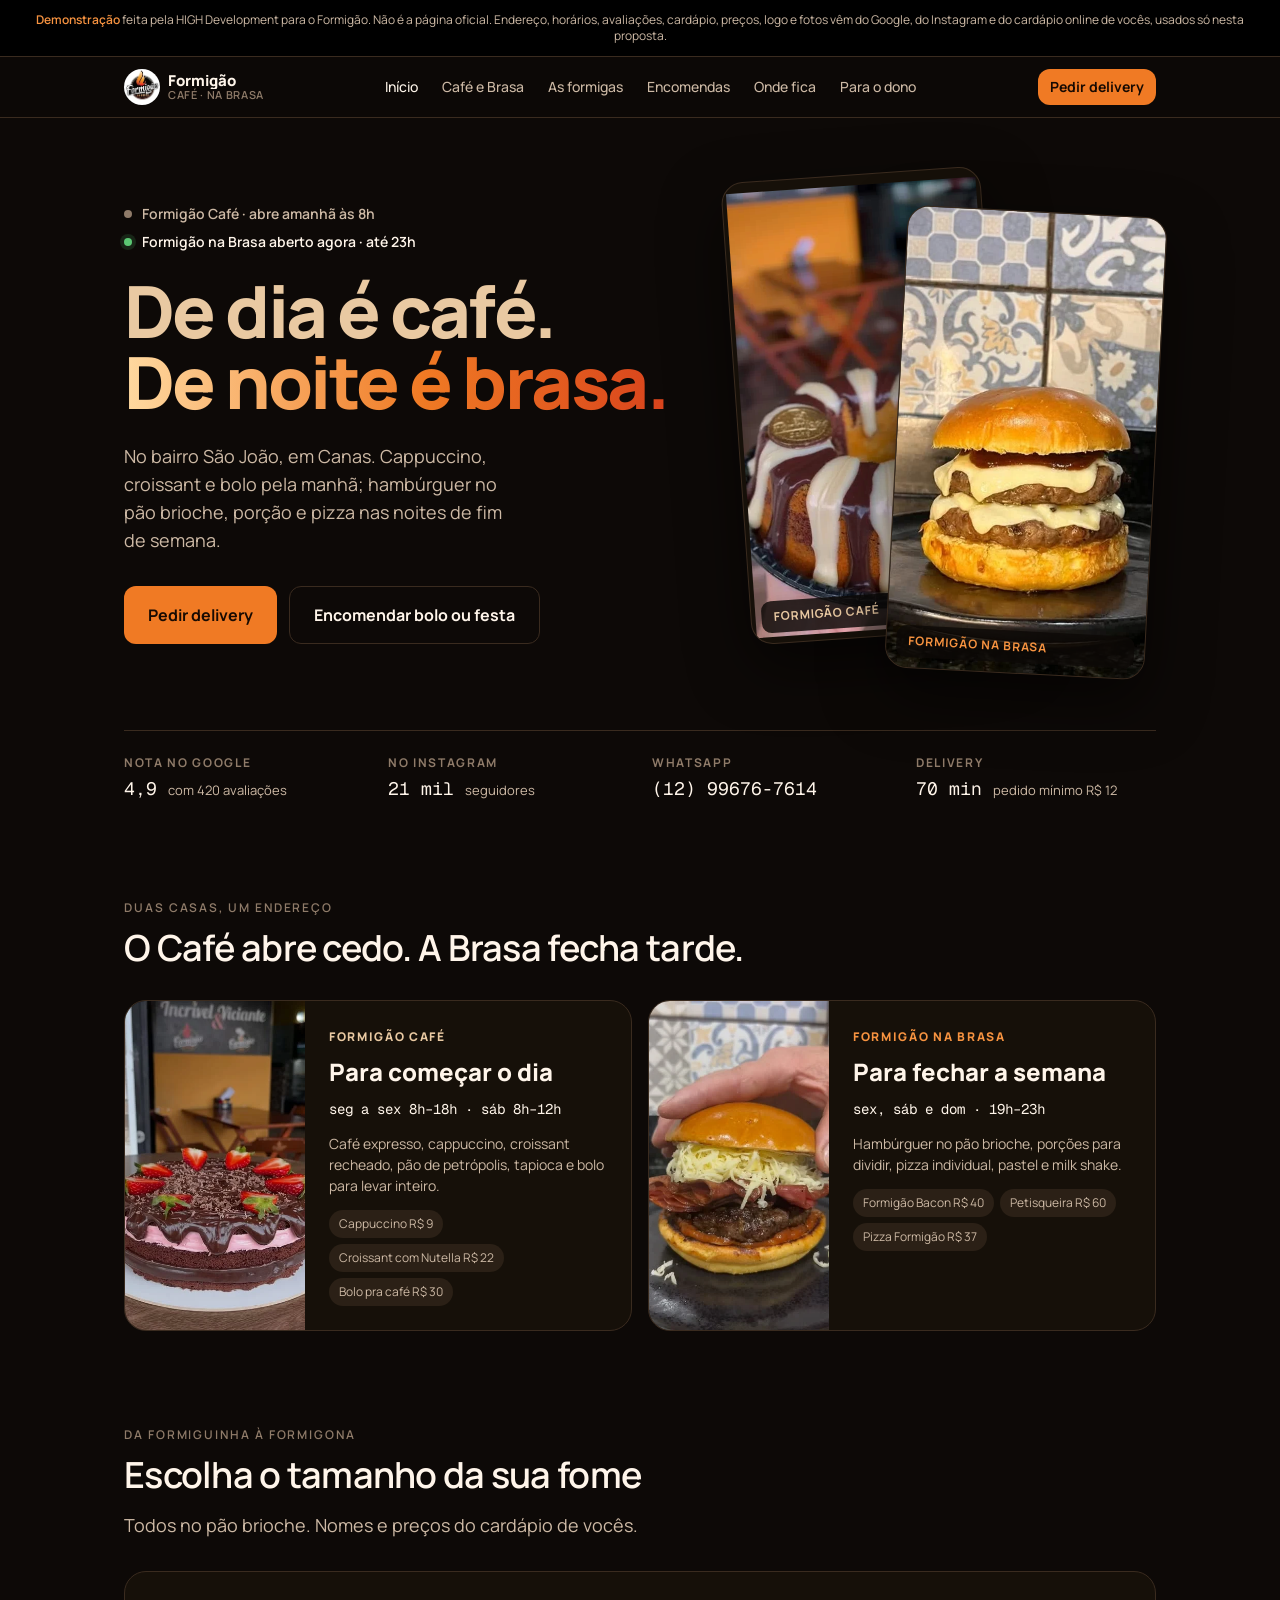
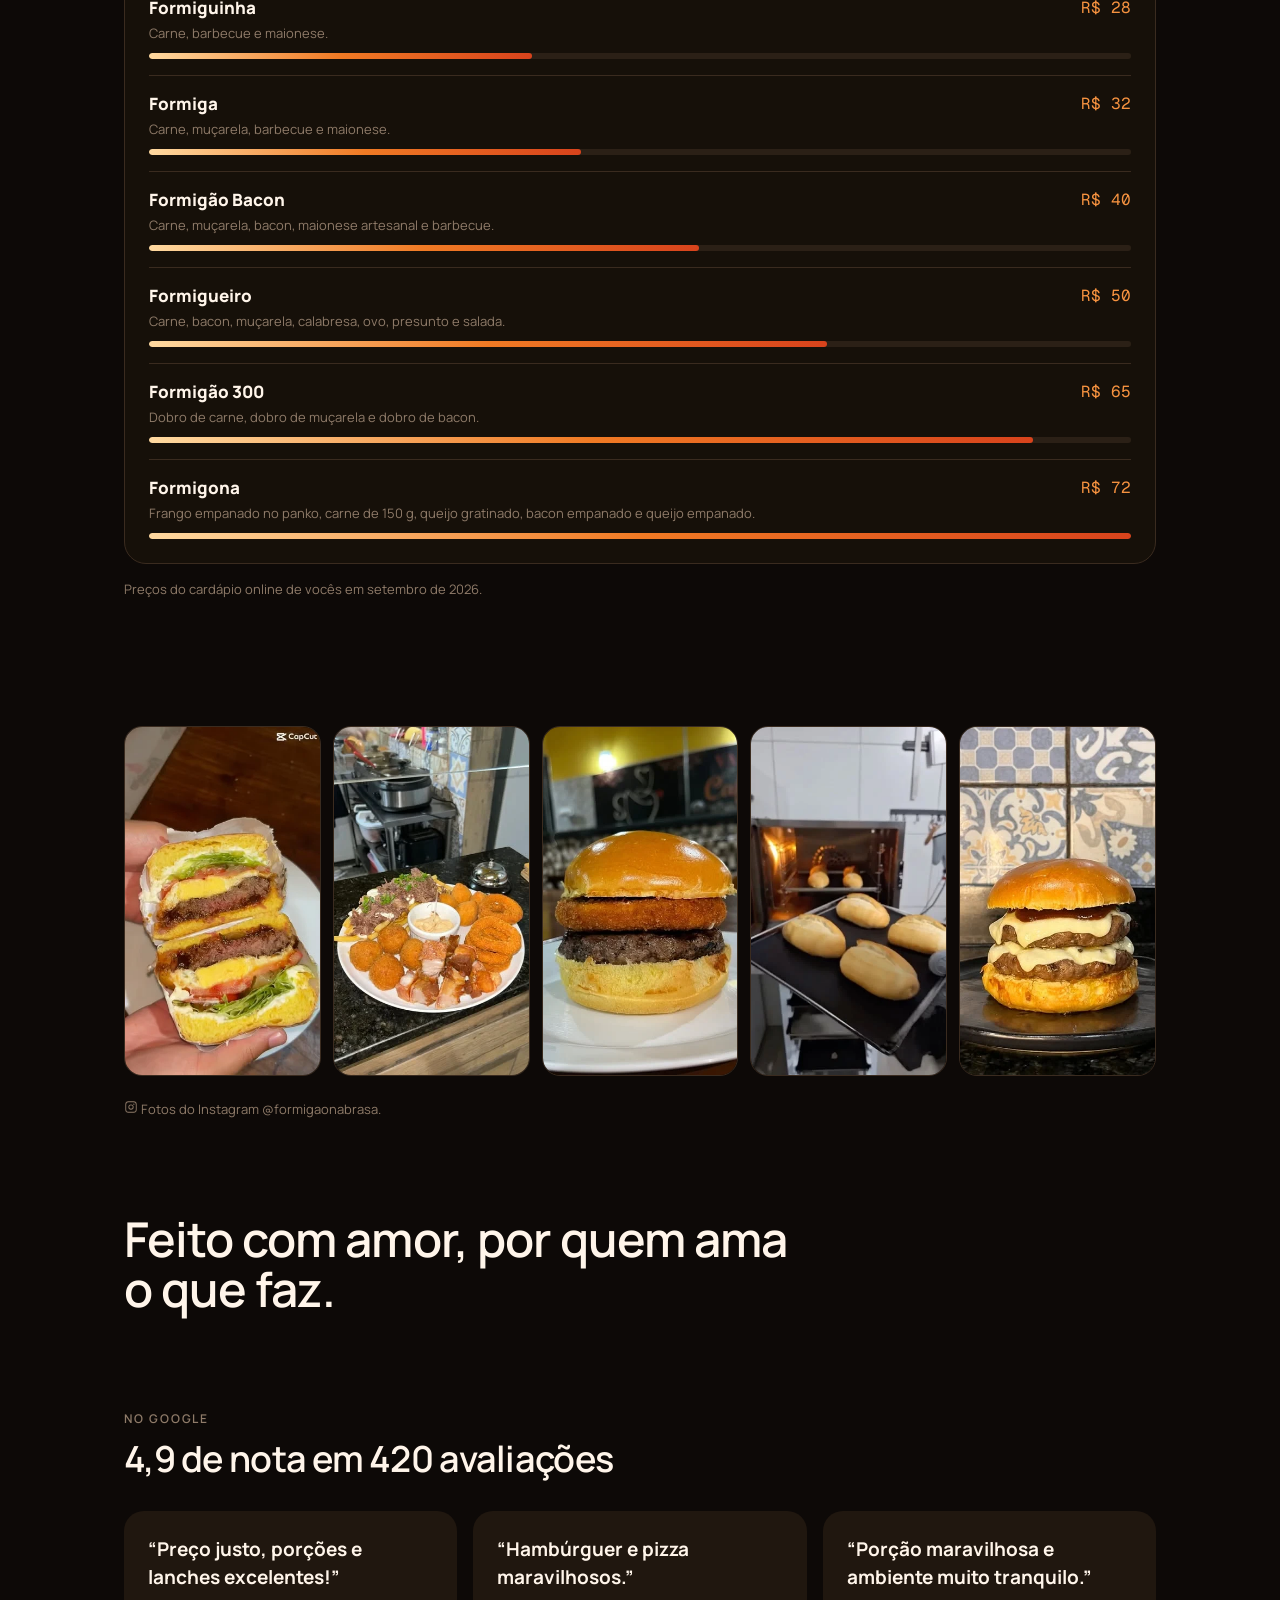
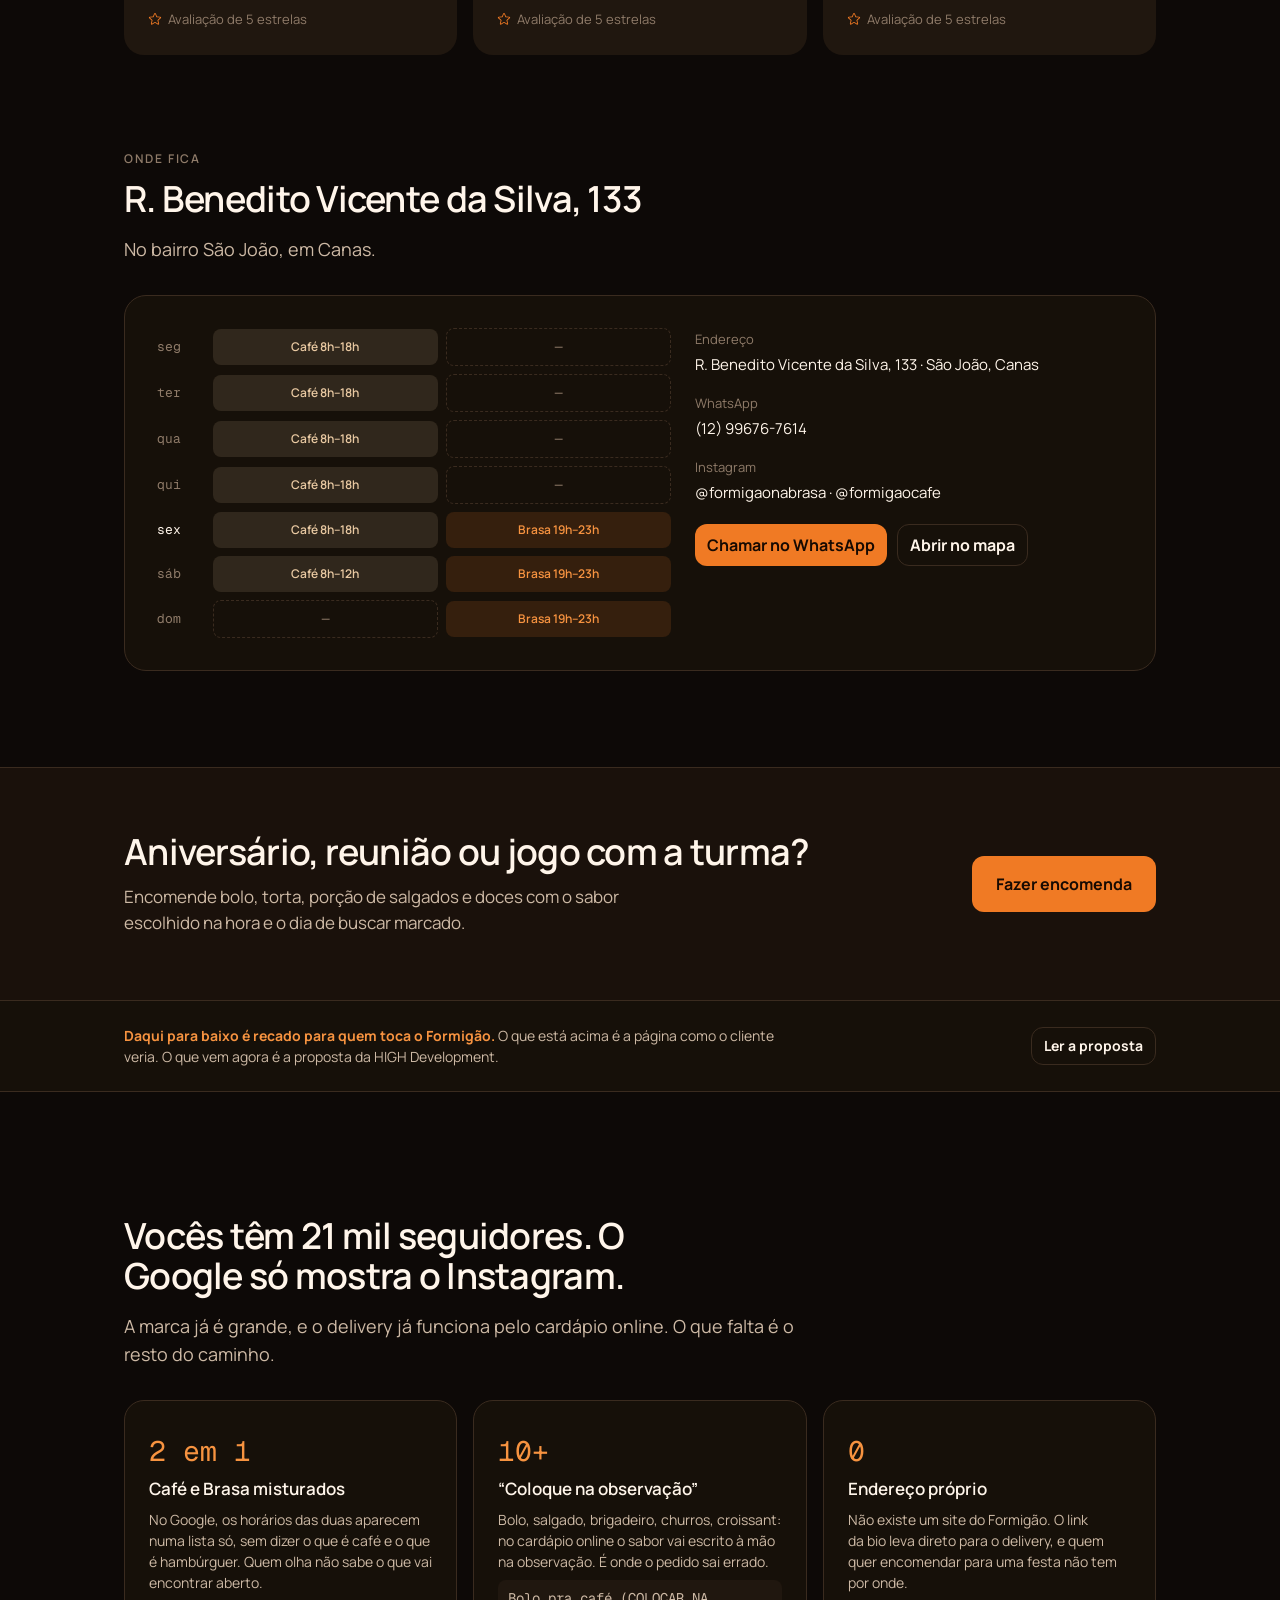
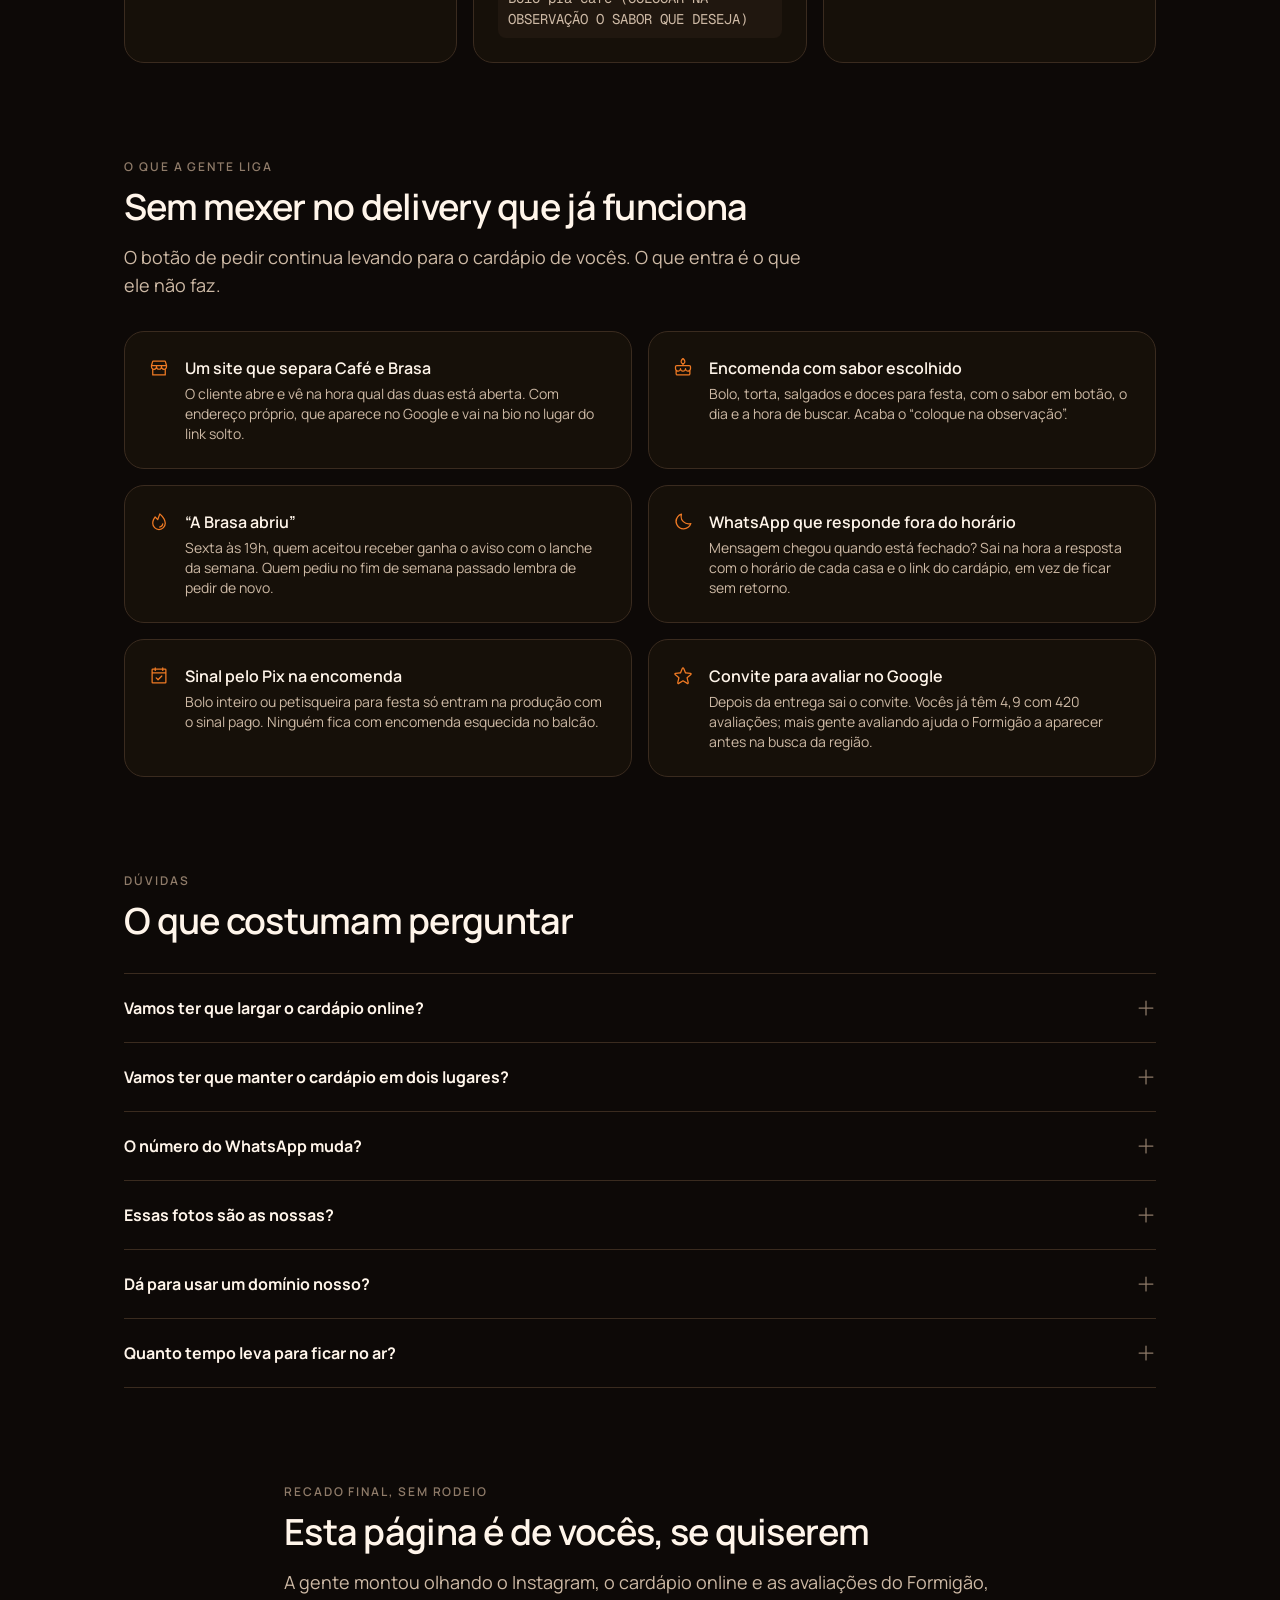
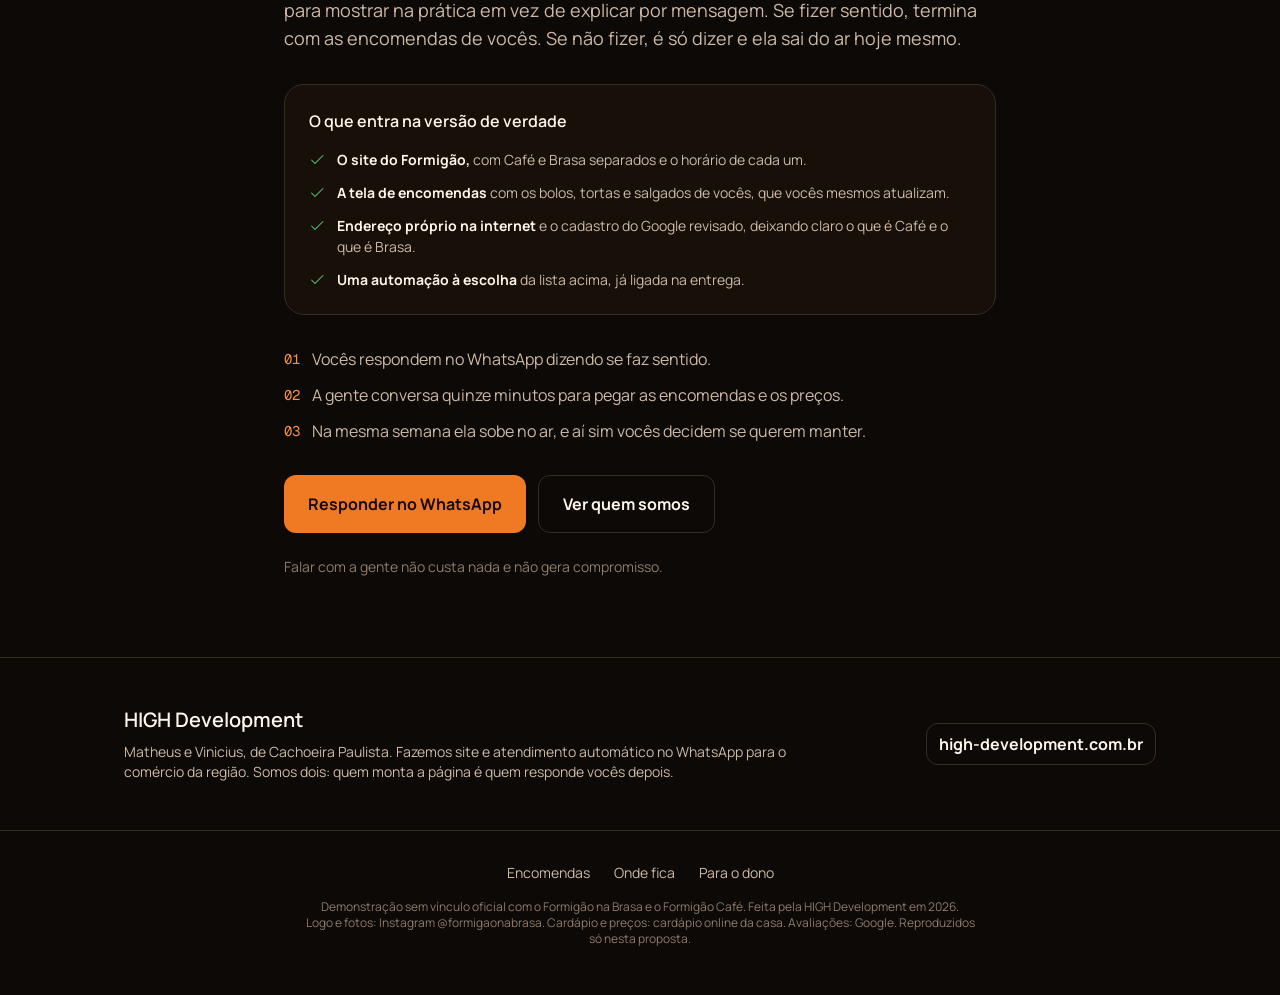
<file: formigao-na-brasa/index.html>
<!doctype html>
<html lang="pt-BR">
<meta charset="utf-8">
<meta name="viewport" content="width=device-width, initial-scale=1">
<title>Formigão · café de dia, brasa de noite</title>
<meta name="description" content="Formigão, no bairro São João, em Canas. Formigão Café de segunda a sábado de manhã, Formigão na Brasa de sexta a domingo à noite.">
<meta name="robots" content="noindex, nofollow">
<link rel="preconnect" href="https://fonts.googleapis.com">
<link rel="stylesheet" href="https://fonts.googleapis.com/css2?family=Manrope:wght@400;500;600;700;800&family=Geist+Mono:wght@400;500&display=swap">
<link rel="stylesheet" href="estilo.css">
<style>
/* ---------- herói ---------- */
.heroi{padding-top:56px}
.heroi .g{display:grid;gap:48px;align-items:center}
@media(min-width:960px){.heroi .g{grid-template-columns:1fr 420px;gap:64px}}
.agora{display:grid;gap:8px}
.agora p{display:flex;align-items:center;gap:10px;font-size:14px;line-height:20px;color:var(--tx2);font-weight:600}
.agora i{width:8px;height:8px;border-radius:50%;background:var(--tx3);flex:0 0 auto}
.agora p[data-on="1"] i{background:var(--ok);box-shadow:0 0 0 4px rgba(91,200,115,.15)}
.agora p[data-on="1"]{color:var(--tx)}
.heroi h1{font-size:44px;line-height:1;font-weight:800;letter-spacing:-.035em;margin-top:24px}
.heroi h1 .cafe{color:var(--cafe)}
@media(min-width:768px){.heroi h1{font-size:72px;line-height:.98}}
.heroi .lin{font-size:18px;line-height:28px;color:var(--tx2);margin-top:24px;max-width:36ch}
.heroi .acts{display:flex;flex-wrap:wrap;gap:12px;margin-top:32px}
.duas{position:relative;height:500px;max-width:420px;width:100%;margin:0 auto}
.story{position:absolute;margin:0;width:62%;aspect-ratio:9/16;border-radius:22px;overflow:hidden;border:1px solid var(--line);background:var(--s1);
  box-shadow:0 24px 60px rgba(0,0,0,.55)}
.story img{width:100%;height:100%;object-fit:cover}
.story figcaption{position:absolute;left:10px;right:10px;bottom:10px;padding:8px 12px;border-radius:10px;background:rgba(13,9,7,.82);
  font-size:12px;line-height:16px;font-weight:700;letter-spacing:.08em;text-transform:uppercase}
.story.dia{left:0;top:0;transform:rotate(-4deg)}
.story.dia figcaption{color:var(--cafe)}
.story.noite{right:0;bottom:0;transform:rotate(3deg)}
.story.noite figcaption{color:var(--amber2)}
@media(max-width:480px){.duas{height:420px}}
.prova{display:grid;grid-template-columns:repeat(2,1fr);gap:24px;margin-top:56px;padding-top:24px;border-top:1px solid var(--line)}
@media(min-width:768px){.prova{grid-template-columns:repeat(4,1fr)}}
.prova .k{font-size:12px;line-height:16px;color:var(--tx3);letter-spacing:.14em;text-transform:uppercase;font-weight:700}
.prova .v{font-family:var(--mono);font-size:18px;line-height:28px;margin-top:4px}
.prova .v small{font-family:var(--sans);font-size:13px;color:var(--tx2)}
.prova .l2{grid-column:1/-1}
@media(min-width:768px){.prova .l2{grid-column:auto}}

/* ---------- duas casas ---------- */
.casas{display:grid;gap:16px;margin-top:32px}
@media(min-width:900px){.casas{grid-template-columns:1fr 1fr}}
.casa{border-radius:22px;border:1px solid var(--line);overflow:hidden;display:grid;background:var(--s1)}
@media(min-width:560px){.casa{grid-template-columns:180px 1fr}}
.casa img{width:100%;aspect-ratio:4/3;object-fit:cover}
@media(min-width:560px){.casa img{height:100%;aspect-ratio:auto;min-height:240px}}
.casa .t{padding:24px}
.casa .k{font-size:12px;letter-spacing:.14em;text-transform:uppercase;font-weight:800}
.casa.c1 .k{color:var(--cafe)}
.casa.c2 .k{color:var(--amber2)}
.casa h3{font-size:24px;line-height:30px;font-weight:800;margin-top:8px}
.casa .hr{font-family:var(--mono);font-size:14px;color:var(--tx);margin-top:10px}
.casa p.d{font-size:14px;line-height:21px;color:var(--tx2);margin-top:12px}
.casa ul{list-style:none;padding:0;margin:14px 0 0;display:flex;flex-wrap:wrap;gap:6px}
.casa li{font-size:12px;line-height:16px;padding:6px 10px;border-radius:99px;background:var(--s3);color:var(--tx2)}

/* ---------- escada de formigas ---------- */
.escada{margin-top:32px;background:var(--s1);border:1px solid var(--line);border-radius:22px;padding:8px 24px}
.degrau{display:grid;grid-template-columns:minmax(0,1fr) auto;gap:4px 16px;padding:16px 0;border-bottom:1px solid var(--line);align-items:center}
.degrau:last-child{border-bottom:0}
.degrau h3{font-size:17px;line-height:24px;font-weight:800}
.degrau .p{font-family:var(--mono);font-size:16px;color:var(--amber2);white-space:nowrap}
.degrau .d{grid-column:1/-1;font-size:13px;line-height:19px;color:var(--tx3)}
.degrau .barra{grid-column:1/-1;height:6px;border-radius:99px;background:var(--s3);overflow:hidden;margin-top:6px}
.degrau .barra i{display:block;height:100%;border-radius:99px;background:linear-gradient(90deg,var(--fogo1),var(--fogo2),var(--fogo3));
  width:0;transition:width 1200ms var(--ease)}
.escada.vis .barra i{width:var(--w)}
.fonte{font-size:13px;line-height:18px;color:var(--tx3);margin-top:16px}

/* ---------- galeria ---------- */
.galeria{display:grid;grid-auto-flow:column;grid-auto-columns:200px;gap:12px;margin-top:32px;overflow-x:auto;padding-bottom:8px;scroll-snap-type:x mandatory}
@media(min-width:1024px){.galeria{grid-auto-flow:row;grid-template-columns:repeat(5,1fr);overflow:visible}}
.galeria figure{margin:0;aspect-ratio:9/16;border-radius:18px;overflow:hidden;border:1px solid var(--line);scroll-snap-align:start}
.galeria img{width:100%;height:100%;object-fit:cover}

/* ---------- avaliações ---------- */
.falas{display:grid;gap:16px;margin-top:32px}
@media(min-width:768px){.falas{grid-template-columns:repeat(3,1fr)}}
.fala{margin:0;border-radius:20px;padding:24px;background:var(--s2);display:flex;flex-direction:column;gap:16px}
.fala blockquote{margin:0;font-size:19px;line-height:28px;font-weight:700}
.fala figcaption{font-size:13px;color:var(--tx3);display:flex;gap:6px;align-items:center}
.fala figcaption svg{color:var(--amber)}

/* ---------- onde ---------- */
.ondebox{margin-top:32px;display:grid;gap:24px;background:var(--s1);border:1px solid var(--line);border-radius:22px;padding:24px}
@media(min-width:900px){.ondebox{grid-template-columns:1.2fr 1fr;padding:32px}}
.ondebox dl{margin:0;display:grid;grid-template-columns:1fr;gap:4px;font-size:15px;line-height:22px}
.ondebox dt{color:var(--tx3);font-size:13px}
.ondebox dd{margin:0 0 12px}
.semana{display:grid;gap:8px}
.semana div{display:grid;grid-template-columns:48px 1fr 1fr;gap:8px;font-size:13px;align-items:center}
.semana span{font-family:var(--mono);color:var(--tx3)}
.semana b{font-weight:600;font-size:12px;padding:6px 8px;border-radius:8px;text-align:center}
.semana b.c{background:rgba(233,201,162,.12);color:var(--cafe)}
.semana b.n{background:rgba(240,122,36,.14);color:var(--amber2)}
.semana b.x{background:transparent;color:var(--tx3);border:1px dashed var(--line)}
.semana div.hoje span{color:var(--tx)}
.ondebox .acts{display:flex;flex-wrap:wrap;gap:10px;margin-top:8px}

/* ---------- faixa ---------- */
.faixa{margin-top:96px;border-top:1px solid var(--line);border-bottom:1px solid var(--line);background:var(--warm)}
.faixa > .in{max-width:1080px;margin:0 auto;padding:64px 24px;display:grid;gap:24px;align-items:center}
@media(min-width:900px){.faixa > .in{grid-template-columns:1fr auto}}
.faixa h2{margin-top:0}
.faixa p{color:var(--tx2);margin-top:12px;font-size:17px;line-height:26px;max-width:560px}
.faixa .acts{display:flex;flex-wrap:wrap;gap:12px}

/* ---------- proposta ---------- */
.corte{padding:24px 0;background:var(--s1);border-bottom:1px solid var(--line)}
.corte > .in{max-width:1080px;margin:0 auto;padding:0 24px;display:flex;gap:16px;flex-wrap:wrap;align-items:center;justify-content:space-between}
.corte p{font-size:14px;line-height:21px;color:var(--tx2);max-width:680px}
.corte b{color:var(--amber2)}
.reparos{display:grid;gap:16px;margin-top:32px}
@media(min-width:900px){.reparos{grid-template-columns:repeat(3,1fr)}}
.reparo{background:var(--s1);border:1px solid var(--line);border-radius:20px;padding:24px}
.reparo .n{font-family:var(--mono);font-size:28px;line-height:36px;color:var(--amber2)}
.reparo h3{font-size:17px;line-height:24px;margin-top:8px}
.reparo p{font-size:14px;line-height:21px;color:var(--tx2);margin-top:8px}
.obs{font-family:var(--mono);font-size:12px;line-height:18px;color:var(--tx3);background:var(--s2);border-radius:8px;padding:8px 10px;margin-top:12px}
.blk{border-radius:20px}
.blk.icon svg{color:var(--amber)}
.faq{margin-top:32px;border-top:1px solid var(--line)}
.faq details{border-bottom:1px solid var(--line)}
.faq summary{list-style:none;cursor:pointer;padding:22px 0;font-size:16px;line-height:24px;font-weight:700;display:flex;justify-content:space-between;gap:16px;align-items:center;transition:color 700ms var(--ease)}
.faq summary::-webkit-details-marker{display:none}
.faq summary:hover{color:var(--amber2)}
.faq summary svg{flex:0 0 auto;color:var(--tx3);transition:transform 700ms var(--ease)}
.faq details[open] summary svg{transform:rotate(45deg)}
.faq p{margin-bottom:22px;font-size:15px;line-height:24px;color:var(--tx2);max-width:680px}
.final > .in{max-width:760px;margin:0 auto;padding:96px 24px 80px}
.final h2{margin-top:12px}
.final .lead{font-size:18px;line-height:28px;color:var(--tx2);margin-top:16px}
.pacote{background:var(--s1);border:1px solid var(--line);border-radius:20px;padding:24px;margin-top:32px}
.pacote h3{font-size:16px;line-height:24px}
.pacote ul{list-style:none;margin:16px 0 0;padding:0;display:grid;gap:12px}
.pacote li{display:flex;gap:12px;font-size:14px;line-height:21px;color:var(--tx2)}
.pacote li svg{flex:0 0 auto;color:var(--ok);margin-top:2px}
.pacote li b{color:var(--tx);font-weight:700}
.passos{display:grid;gap:12px;margin-top:32px}
.passos div{display:flex;gap:12px;font-size:16px;line-height:24px;color:var(--tx2)}
.passos .n{font-family:var(--mono);font-size:14px;line-height:24px;color:var(--amber2);flex:0 0 auto}
.finalacts{display:flex;flex-wrap:wrap;gap:12px;margin-top:32px}
.nota{font-size:14px;line-height:20px;color:var(--tx3);margin-top:24px}
</style>

<a class="skip" href="#casas">Ir para o conteúdo</a>

<div class="flag">
  <b>Demonstração</b> feita pela HIGH Development para o Formigão. Não é a página oficial.
  Endereço, horários, avaliações, cardápio, preços, logo e fotos vêm do Google, do Instagram e do cardápio online de vocês, usados só nesta proposta.
</div>

<nav>
  <div class="navin">
    <div class="navtop">
      <a class="brand" href="index.html"><img class="logo" src="logo.webp" alt="" width="36" height="36">
        <span class="nm"><b>Formigão</b><small>café · na brasa</small></span></a>
      <a class="btn sm" href="https://delivery.yooga.app/formigao-na-brasa" target="_blank" rel="noopener">Pedir delivery</a>
    </div>
    <div class="navlinks">
      <a href="index.html" aria-current="page">Início</a>
      <a href="#casas">Café e Brasa</a>
      <a href="#formigas">As formigas</a>
      <a href="encomenda.html">Encomendas</a>
      <a href="#onde">Onde fica</a>
      <a href="#proposta">Para o dono</a>
    </div>
  </div>
</nav>

<main>
<div class="wrap heroi">
  <div class="g">
    <div>
      <div class="agora" id="agora">
        <p id="st-cafe"><i></i><span>Formigão Café · seg a sex 8h–18h, sáb 8h–12h</span></p>
        <p id="st-brasa"><i></i><span>Formigão na Brasa · sex a dom 19h–23h</span></p>
      </div>
      <h1><span class="cafe">De dia é café.</span><br><span class="fogo">De noite é brasa.</span></h1>
      <p class="lin">No bairro São João, em Canas. Cappuccino, croissant e bolo pela manhã; hambúrguer no pão brioche, porção e pizza nas noites de fim de semana.</p>
      <div class="acts">
        <a class="btn big" href="https://delivery.yooga.app/formigao-na-brasa" target="_blank" rel="noopener">Pedir delivery</a>
        <a class="btn big ghost" href="encomenda.html">Encomendar bolo ou festa</a>
      </div>
    </div>
    <div class="duas" aria-hidden="true">
      <figure class="story dia"><img src="cafe-bolo.webp" width="360" height="640" alt=""><figcaption>Formigão Café</figcaption></figure>
      <figure class="story noite"><img src="brasa-duplo.webp" width="360" height="640" alt=""><figcaption>Formigão na Brasa</figcaption></figure>
    </div>
  </div>
  <div class="prova">
    <div><p class="k">Nota no Google</p><p class="v">4,9 <small>com 420 avaliações</small></p></div>
    <div><p class="k">No Instagram</p><p class="v">21 mil <small>seguidores</small></p></div>
    <div class="l2"><p class="k">WhatsApp</p><p class="v">(12) 99676-7614</p></div>
    <div class="l2"><p class="k">Delivery</p><p class="v">70 min <small>pedido mínimo R$ 12</small></p></div>
  </div>
</div>

<div class="wrap">
  <section id="casas">
    <div class="sechead">
      <p class="eyebrow rv">Duas casas, um endereço</p>
      <h2 class="rv">O Café abre cedo. A Brasa fecha tarde.</h2>
    </div>
    <div class="casas">
      <article class="casa c1 rv"><img src="cafe-bolo-morango.webp" width="480" height="640" alt="Bolo de chocolate com morangos sobre a mesa do Formigão Café" loading="lazy">
        <div class="t"><p class="k">Formigão Café</p><h3>Para começar o dia</h3><p class="hr">seg a sex 8h–18h · sáb 8h–12h</p>
          <p class="d">Café expresso, cappuccino, croissant recheado, pão de petrópolis, tapioca e bolo para levar inteiro.</p>
          <ul><li>Cappuccino R$ 9</li><li>Croissant com Nutella R$ 22</li><li>Bolo pra café R$ 30</li></ul></div></article>
      <article class="casa c2 rv"><img src="brasa-bacon.webp" width="360" height="640" alt="Hambúrguer com bacon e queijo gratinado no pão brioche" loading="lazy">
        <div class="t"><p class="k">Formigão na Brasa</p><h3>Para fechar a semana</h3><p class="hr">sex, sáb e dom · 19h–23h</p>
          <p class="d">Hambúrguer no pão brioche, porções para dividir, pizza individual, pastel e milk shake.</p>
          <ul><li>Formigão Bacon R$ 40</li><li>Petisqueira R$ 60</li><li>Pizza Formigão R$ 37</li></ul></div></article>
    </div>
  </section>

  <section id="formigas">
    <div class="sechead">
      <p class="eyebrow rv">Da Formiguinha à Formigona</p>
      <h2 class="rv">Escolha o tamanho da sua fome</h2>
      <p class="secsub rv">Todos no pão brioche. Nomes e preços do cardápio de vocês.</p>
    </div>
    <div class="escada rv" id="escada">
      <div class="degrau" style="--w:39%"><h3>Formiguinha</h3><span class="p">R$ 28</span><p class="d">Carne, barbecue e maionese.</p><div class="barra"><i></i></div></div>
      <div class="degrau" style="--w:44%"><h3>Formiga</h3><span class="p">R$ 32</span><p class="d">Carne, muçarela, barbecue e maionese.</p><div class="barra"><i></i></div></div>
      <div class="degrau" style="--w:56%"><h3>Formigão Bacon</h3><span class="p">R$ 40</span><p class="d">Carne, muçarela, bacon, maionese artesanal e barbecue.</p><div class="barra"><i></i></div></div>
      <div class="degrau" style="--w:69%"><h3>Formigueiro</h3><span class="p">R$ 50</span><p class="d">Carne, bacon, muçarela, calabresa, ovo, presunto e salada.</p><div class="barra"><i></i></div></div>
      <div class="degrau" style="--w:90%"><h3>Formigão 300</h3><span class="p">R$ 65</span><p class="d">Dobro de carne, dobro de muçarela e dobro de bacon.</p><div class="barra"><i></i></div></div>
      <div class="degrau" style="--w:100%"><h3>Formigona</h3><span class="p">R$ 72</span><p class="d">Frango empanado no panko, carne de 150 g, queijo gratinado, bacon empanado e queijo empanado.</p><div class="barra"><i></i></div></div>
    </div>
    <p class="fonte rv">Preços do cardápio online de vocês em setembro de 2026.</p>
  </section>

  <section>
    <div class="galeria">
      <figure class="rv"><img src="brasa-mao.webp" width="360" height="640" alt="Hambúrguer cortado ao meio com salada e queijo" loading="lazy"></figure>
      <figure class="rv"><img src="porcao.webp" width="360" height="640" alt="Porção com bolinhos, cebola empanada e costela" loading="lazy"></figure>
      <figure class="rv"><img src="brasa-crispy.webp" width="360" height="640" alt="Hambúrguer com frango empanado e carne no pão brioche" loading="lazy"></figure>
      <figure class="rv"><img src="cafe-paes.webp" width="360" height="640" alt="Pães saindo do forno do Formigão Café" loading="lazy"></figure>
      <figure class="rv"><img src="brasa-duplo.webp" width="360" height="640" alt="Hambúrguer duplo com queijo derretido" loading="lazy"></figure>
    </div>
    <p class="fonte"><svg width="14" height="14" aria-hidden="true" viewBox="0 0 256 256" fill="currentColor"><path d="M128,80a48,48,0,1,0,48,48A48.05,48.05,0,0,0,128,80Zm0,80a32,32,0,1,1,32-32A32,32,0,0,1,128,160ZM176,24H80A56.06,56.06,0,0,0,24,80v96a56.06,56.06,0,0,0,56,56h96a56.06,56.06,0,0,0,56-56V80A56.06,56.06,0,0,0,176,24Zm40,152a40,40,0,0,1-40,40H80a40,40,0,0,1-40-40V80A40,40,0,0,1,80,40h96a40,40,0,0,1,40,40ZM192,76a12,12,0,1,1-12-12A12,12,0,0,1,192,76Z"/></svg> Fotos do Instagram @formigaonabrasa.</p>
  </section>
</div>

<div class="wrap tagline">
  <p id="tag">Feito com amor, por quem ama o que faz.</p>
</div>

<div class="wrap">
  <section>
    <div class="sechead">
      <p class="eyebrow rv">No Google</p>
      <h2 class="rv">4,9 de nota em 420 avaliações</h2>
    </div>
    <div class="falas">
      <figure class="fala rv"><blockquote>“Preço justo, porções e lanches excelentes!”</blockquote><figcaption><svg width="14" height="14" aria-hidden="true" viewBox="0 0 256 256" fill="currentColor"><path d="M239.18,97.26A16.38,16.38,0,0,0,224.92,86l-59-4.76L143.14,26.15a16.36,16.36,0,0,0-30.27,0L90.11,81.23,31.08,86a16.46,16.46,0,0,0-9.37,28.86l45,38.83L53,211.75a16.38,16.38,0,0,0,24.5,17.82L128,198.49l50.53,31.08A16.4,16.4,0,0,0,203,211.75l-13.76-58.07,45-38.83A16.43,16.43,0,0,0,239.18,97.26Zm-15.34,5.47-48.7,42a8,8,0,0,0-2.56,7.91l14.88,62.8a.37.37,0,0,1-.17.48c-.18.14-.23.11-.38,0l-54.72-33.65a8,8,0,0,0-8.38,0L69.09,215.94c-.15.09-.19.12-.38,0a.37.37,0,0,1-.17-.48l14.88-62.8a8,8,0,0,0-2.56-7.91l-48.7-42c-.12-.1-.23-.19-.13-.5s.18-.27.33-.29l63.92-5.16A8,8,0,0,0,103,91.86l24.62-59.61c.08-.17.11-.25.35-.25s.27.08.35.25L153,91.86a8,8,0,0,0,6.75,4.92l63.92,5.16c.15,0,.24,0,.33.29S224,102.63,223.84,102.73Z"/></svg>Avaliação de 5 estrelas</figcaption></figure>
      <figure class="fala rv"><blockquote>“Hambúrguer e pizza maravilhosos.”</blockquote><figcaption><svg width="14" height="14" aria-hidden="true" viewBox="0 0 256 256" fill="currentColor"><path d="M239.18,97.26A16.38,16.38,0,0,0,224.92,86l-59-4.76L143.14,26.15a16.36,16.36,0,0,0-30.27,0L90.11,81.23,31.08,86a16.46,16.46,0,0,0-9.37,28.86l45,38.83L53,211.75a16.38,16.38,0,0,0,24.5,17.82L128,198.49l50.53,31.08A16.4,16.4,0,0,0,203,211.75l-13.76-58.07,45-38.83A16.43,16.43,0,0,0,239.18,97.26Zm-15.34,5.47-48.7,42a8,8,0,0,0-2.56,7.91l14.88,62.8a.37.37,0,0,1-.17.48c-.18.14-.23.11-.38,0l-54.72-33.65a8,8,0,0,0-8.38,0L69.09,215.94c-.15.09-.19.12-.38,0a.37.37,0,0,1-.17-.48l14.88-62.8a8,8,0,0,0-2.56-7.91l-48.7-42c-.12-.1-.23-.19-.13-.5s.18-.27.33-.29l63.92-5.16A8,8,0,0,0,103,91.86l24.62-59.61c.08-.17.11-.25.35-.25s.27.08.35.25L153,91.86a8,8,0,0,0,6.75,4.92l63.92,5.16c.15,0,.24,0,.33.29S224,102.63,223.84,102.73Z"/></svg>Avaliação de 5 estrelas</figcaption></figure>
      <figure class="fala rv"><blockquote>“Porção maravilhosa e ambiente muito tranquilo.”</blockquote><figcaption><svg width="14" height="14" aria-hidden="true" viewBox="0 0 256 256" fill="currentColor"><path d="M239.18,97.26A16.38,16.38,0,0,0,224.92,86l-59-4.76L143.14,26.15a16.36,16.36,0,0,0-30.27,0L90.11,81.23,31.08,86a16.46,16.46,0,0,0-9.37,28.86l45,38.83L53,211.75a16.38,16.38,0,0,0,24.5,17.82L128,198.49l50.53,31.08A16.4,16.4,0,0,0,203,211.75l-13.76-58.07,45-38.83A16.43,16.43,0,0,0,239.18,97.26Zm-15.34,5.47-48.7,42a8,8,0,0,0-2.56,7.91l14.88,62.8a.37.37,0,0,1-.17.48c-.18.14-.23.11-.38,0l-54.72-33.65a8,8,0,0,0-8.38,0L69.09,215.94c-.15.09-.19.12-.38,0a.37.37,0,0,1-.17-.48l14.88-62.8a8,8,0,0,0-2.56-7.91l-48.7-42c-.12-.1-.23-.19-.13-.5s.18-.27.33-.29l63.92-5.16A8,8,0,0,0,103,91.86l24.62-59.61c.08-.17.11-.25.35-.25s.27.08.35.25L153,91.86a8,8,0,0,0,6.75,4.92l63.92,5.16c.15,0,.24,0,.33.29S224,102.63,223.84,102.73Z"/></svg>Avaliação de 5 estrelas</figcaption></figure>
    </div>
  </section>

  <section id="onde">
    <div class="sechead">
      <p class="eyebrow rv">Onde fica</p>
      <h2 class="rv">R. Benedito Vicente da Silva, 133</h2>
      <p class="secsub rv">No bairro São João, em Canas.</p>
    </div>
    <div class="ondebox rv">
      <div class="semana" id="semana" aria-label="Horário da semana">
        <div data-d="1"><span>seg</span><b class="c">Café 8h–18h</b><b class="x">—</b></div>
        <div data-d="2"><span>ter</span><b class="c">Café 8h–18h</b><b class="x">—</b></div>
        <div data-d="3"><span>qua</span><b class="c">Café 8h–18h</b><b class="x">—</b></div>
        <div data-d="4"><span>qui</span><b class="c">Café 8h–18h</b><b class="x">—</b></div>
        <div data-d="5"><span>sex</span><b class="c">Café 8h–18h</b><b class="n">Brasa 19h–23h</b></div>
        <div data-d="6"><span>sáb</span><b class="c">Café 8h–12h</b><b class="n">Brasa 19h–23h</b></div>
        <div data-d="0"><span>dom</span><b class="x">—</b><b class="n">Brasa 19h–23h</b></div>
      </div>
      <div>
        <dl>
          <dt>Endereço</dt><dd>R. Benedito Vicente da Silva, 133 · São João, Canas</dd>
          <dt>WhatsApp</dt><dd>(12) 99676-7614</dd>
          <dt>Instagram</dt><dd>@formigaonabrasa · @formigaocafe</dd>
        </dl>
        <div class="acts">
          <a class="btn" href="https://wa.me/5512996767614" target="_blank" rel="noopener">Chamar no WhatsApp</a>
          <a class="btn ghost" href="https://www.google.com/maps/search/?api=1&query=Formig%C3%A3o+na+Brasa+Canas" target="_blank" rel="noopener">Abrir no mapa</a>
        </div>
      </div>
    </div>
  </section>
</div>

<div class="faixa">
  <div class="in">
    <div>
      <h2 class="rv">Aniversário, reunião ou jogo com a turma?</h2>
      <p class="rv">Encomende bolo, torta, porção de salgados e doces com o sabor escolhido na hora e o dia de buscar marcado.</p>
    </div>
    <div class="acts rv"><a class="btn big" href="encomenda.html">Fazer encomenda</a></div>
  </div>
</div>

<div class="corte">
  <div class="in">
    <p><b>Daqui para baixo é recado para quem toca o Formigão.</b> O que está acima é a página como o cliente veria. O que vem agora é a proposta da HIGH Development.</p>
    <a class="btn sm ghost" href="#proposta">Ler a proposta</a>
  </div>
</div>

<div class="wrap">
  <section id="proposta">
    <div class="sechead">
      <p class="eyebrow rv">O que a gente reparou</p>
      <h2 class="rv">Vocês têm 21 mil seguidores. O Google só mostra o Instagram.</h2>
      <p class="secsub rv">A marca já é grande, e o delivery já funciona pelo cardápio online. O que falta é o resto do caminho.</p>
    </div>
    <div class="reparos">
      <div class="reparo rv"><p class="n">2 em 1</p><h3>Café e Brasa misturados</h3><p>No Google, os horários das duas aparecem numa lista só, sem dizer o que é café e o que é hambúrguer. Quem olha não sabe o que vai encontrar aberto.</p></div>
      <div class="reparo rv"><p class="n">10+</p><h3>“Coloque na observação”</h3><p>Bolo, salgado, brigadeiro, churros, croissant: no cardápio online o sabor vai escrito à mão na observação. É onde o pedido sai errado.</p><p class="obs">Bolo pra café (COLOCAR NA OBSERVAÇÃO O SABOR QUE DESEJA)</p></div>
      <div class="reparo rv"><p class="n">0</p><h3>Endereço próprio</h3><p>Não existe um site do Formigão. O link da bio leva direto para o delivery, e quem quer encomendar para uma festa não tem por onde.</p></div>
    </div>
  </section>

  <section>
    <div class="sechead">
      <p class="eyebrow rv">O que a gente liga</p>
      <h2 class="rv">Sem mexer no delivery que já funciona</h2>
      <p class="secsub rv">O botão de pedir continua levando para o cardápio de vocês. O que entra é o que ele não faz.</p>
    </div>
    <div class="cols2">
      <article class="blk icon rv"><svg width="20" height="20" aria-hidden="true" viewBox="0 0 256 256" fill="currentColor"><path d="M232,96a7.89,7.89,0,0,0-.3-2.2L217.35,43.6A16.07,16.07,0,0,0,202,32H54A16.07,16.07,0,0,0,38.65,43.6L24.31,93.8A7.89,7.89,0,0,0,24,96h0v16a40,40,0,0,0,16,32v72a8,8,0,0,0,8,8H208a8,8,0,0,0,8-8V144a40,40,0,0,0,16-32V96ZM54,48H202l11.42,40H42.61Zm50,56h48v8a24,24,0,0,1-48,0Zm-16,0v8a24,24,0,0,1-35.12,21.26,7.88,7.88,0,0,0-1.82-1.06A24,24,0,0,1,40,112v-8ZM200,208H56V151.2a40.57,40.57,0,0,0,8,.8,40,40,0,0,0,32-16,40,40,0,0,0,64,0,40,40,0,0,0,32,16,40.57,40.57,0,0,0,8-.8Zm4.93-75.8a8.08,8.08,0,0,0-1.8,1.05A24,24,0,0,1,168,112v-8h48v8A24,24,0,0,1,204.93,132.2Z"/></svg><div><h3>Um site que separa Café e Brasa</h3><p>O cliente abre e vê na hora qual das duas está aberta. Com endereço próprio, que aparece no Google e vai na bio no lugar do link solto.</p></div></article>
      <article class="blk icon rv"><svg width="20" height="20" aria-hidden="true" viewBox="0 0 256 256" fill="currentColor"><path d="M232,112a24,24,0,0,0-24-24H136V79a32.06,32.06,0,0,0,24-31c0-28-26.44-45.91-27.56-46.66a8,8,0,0,0-8.88,0C122.44,2.09,96,20,96,48a32.06,32.06,0,0,0,24,31v9H48a24,24,0,0,0-24,24v23.33a40.84,40.84,0,0,0,8,24.24V200a24,24,0,0,0,24,24H200a24,24,0,0,0,24-24V159.57a40.84,40.84,0,0,0,8-24.24ZM112,48c0-13.57,10-24.46,16-29.79,6,5.33,16,16.22,16,29.79a16,16,0,0,1-32,0ZM40,112a8,8,0,0,1,8-8H208a8,8,0,0,1,8,8v23.33c0,13.25-10.46,24.31-23.32,24.66A24,24,0,0,1,168,136a8,8,0,0,0-16,0,24,24,0,0,1-48,0,8,8,0,0,0-16,0,24,24,0,0,1-24.68,24C50.46,159.64,40,148.58,40,135.33Zm160,96H56a8,8,0,0,1-8-8V172.56A38.77,38.77,0,0,0,62.88,176a39.69,39.69,0,0,0,29-11.31A40.36,40.36,0,0,0,96,160a40,40,0,0,0,64,0,40.36,40.36,0,0,0,4.13,4.67A39.67,39.67,0,0,0,192,176c.38,0,.76,0,1.14,0A38.77,38.77,0,0,0,208,172.56V200A8,8,0,0,1,200,208Z"/></svg><div><h3>Encomenda com sabor escolhido</h3><p>Bolo, torta, salgados e doces para festa, com o sabor em botão, o dia e a hora de buscar. Acaba o “coloque na observação”.</p></div></article>
      <article class="blk icon rv"><svg width="20" height="20" aria-hidden="true" viewBox="0 0 256 256" fill="currentColor"><path d="M183.89,153.34a57.6,57.6,0,0,1-46.56,46.55A8.75,8.75,0,0,1,136,200a8,8,0,0,1-1.32-15.89c16.57-2.79,30.63-16.85,33.44-33.45a8,8,0,0,1,15.78,2.68ZM216,144a88,88,0,0,1-176,0c0-27.92,11-56.47,32.66-84.85a8,8,0,0,1,11.93-.89l24.12,23.41,22-60.41a8,8,0,0,1,12.63-3.41C165.21,36,216,84.55,216,144Zm-16,0c0-46.09-35.79-85.92-58.21-106.33L119.52,98.74a8,8,0,0,1-13.09,3L80.06,76.16C64.09,99.21,56,122,56,144a72,72,0,0,0,144,0Z"/></svg><div><h3>“A Brasa abriu”</h3><p>Sexta às 19h, quem aceitou receber ganha o aviso com o lanche da semana. Quem pediu no fim de semana passado lembra de pedir de novo.</p></div></article>
      <article class="blk icon rv"><svg width="20" height="20" aria-hidden="true" viewBox="0 0 256 256" fill="currentColor"><path d="M233.54,142.23a8,8,0,0,0-8-2,88.08,88.08,0,0,1-109.8-109.8,8,8,0,0,0-10-10,104.84,104.84,0,0,0-52.91,37A104,104,0,0,0,136,224a103.09,103.09,0,0,0,62.52-20.88,104.84,104.84,0,0,0,37-52.91A8,8,0,0,0,233.54,142.23ZM188.9,190.34A88,88,0,0,1,65.66,67.11a89,89,0,0,1,31.4-26A106,106,0,0,0,96,56,104.11,104.11,0,0,0,200,160a106,106,0,0,0,14.92-1.06A89,89,0,0,1,188.9,190.34Z"/></svg><div><h3>WhatsApp que responde fora do horário</h3><p>Mensagem chegou quando está fechado? Sai na hora a resposta com o horário de cada casa e o link do cardápio, em vez de ficar sem retorno.</p></div></article>
      <article class="blk icon rv"><svg width="20" height="20" aria-hidden="true" viewBox="0 0 256 256" fill="currentColor"><path d="M208,32H184V24a8,8,0,0,0-16,0v8H88V24a8,8,0,0,0-16,0v8H48A16,16,0,0,0,32,48V208a16,16,0,0,0,16,16H208a16,16,0,0,0,16-16V48A16,16,0,0,0,208,32ZM72,48v8a8,8,0,0,0,16,0V48h80v8a8,8,0,0,0,16,0V48h24V80H48V48ZM208,208H48V96H208V208Zm-38.34-85.66a8,8,0,0,1,0,11.32l-48,48a8,8,0,0,1-11.32,0l-24-24a8,8,0,0,1,11.32-11.32L116,164.69l42.34-42.35A8,8,0,0,1,169.66,122.34Z"/></svg><div><h3>Sinal pelo Pix na encomenda</h3><p>Bolo inteiro ou petisqueira para festa só entram na produção com o sinal pago. Ninguém fica com encomenda esquecida no balcão.</p></div></article>
      <article class="blk icon rv"><svg width="20" height="20" aria-hidden="true" viewBox="0 0 256 256" fill="currentColor"><path d="M239.18,97.26A16.38,16.38,0,0,0,224.92,86l-59-4.76L143.14,26.15a16.36,16.36,0,0,0-30.27,0L90.11,81.23,31.08,86a16.46,16.46,0,0,0-9.37,28.86l45,38.83L53,211.75a16.38,16.38,0,0,0,24.5,17.82L128,198.49l50.53,31.08A16.4,16.4,0,0,0,203,211.75l-13.76-58.07,45-38.83A16.43,16.43,0,0,0,239.18,97.26Zm-15.34,5.47-48.7,42a8,8,0,0,0-2.56,7.91l14.88,62.8a.37.37,0,0,1-.17.48c-.18.14-.23.11-.38,0l-54.72-33.65a8,8,0,0,0-8.38,0L69.09,215.94c-.15.09-.19.12-.38,0a.37.37,0,0,1-.17-.48l14.88-62.8a8,8,0,0,0-2.56-7.91l-48.7-42c-.12-.1-.23-.19-.13-.5s.18-.27.33-.29l63.92-5.16A8,8,0,0,0,103,91.86l24.62-59.61c.08-.17.11-.25.35-.25s.27.08.35.25L153,91.86a8,8,0,0,0,6.75,4.92l63.92,5.16c.15,0,.24,0,.33.29S224,102.63,223.84,102.73Z"/></svg><div><h3>Convite para avaliar no Google</h3><p>Depois da entrega sai o convite. Vocês já têm 4,9 com 420 avaliações; mais gente avaliando ajuda o Formigão a aparecer antes na busca da região.</p></div></article>
    </div>
  </section>

  <section>
    <div class="sechead">
      <p class="eyebrow rv">Dúvidas</p>
      <h2 class="rv">O que costumam perguntar</h2>
    </div>
    <div class="faq rv">
      <details><summary>Vamos ter que largar o cardápio online?<svg width="20" height="20" aria-hidden="true" viewBox="0 0 256 256" fill="currentColor"><path d="M224,128a8,8,0,0,1-8,8H136v80a8,8,0,0,1-16,0V136H40a8,8,0,0,1,0-16h80V40a8,8,0,0,1,16,0v80h80A8,8,0,0,1,224,128Z"/></svg></summary><p>Não. O delivery continua onde está, e o site leva para ele. A gente cuida do que ele não resolve: a apresentação da marca, as encomendas e o WhatsApp.</p></details>
      <details><summary>Vamos ter que manter o cardápio em dois lugares?<svg width="20" height="20" aria-hidden="true" viewBox="0 0 256 256" fill="currentColor"><path d="M224,128a8,8,0,0,1-8,8H136v80a8,8,0,0,1-16,0V136H40a8,8,0,0,1,0-16h80V40a8,8,0,0,1,16,0v80h80A8,8,0,0,1,224,128Z"/></svg></summary><p>Não. O site mostra os destaques e manda para o cardápio completo de vocês. Só os itens de encomenda ficam aqui, e são poucos.</p></details>
      <details><summary>O número do WhatsApp muda?<svg width="20" height="20" aria-hidden="true" viewBox="0 0 256 256" fill="currentColor"><path d="M224,128a8,8,0,0,1-8,8H136v80a8,8,0,0,1-16,0V136H40a8,8,0,0,1,0-16h80V40a8,8,0,0,1,16,0v80h80A8,8,0,0,1,224,128Z"/></svg></summary><p>Continua o mesmo (12) 99676-7614. A encomenda chega nele escrita, somada e com o dia de retirada.</p></details>
      <details><summary>Essas fotos são as nossas?<svg width="20" height="20" aria-hidden="true" viewBox="0 0 256 256" fill="currentColor"><path d="M224,128a8,8,0,0,1-8,8H136v80a8,8,0,0,1-16,0V136H40a8,8,0,0,1,0-16h80V40a8,8,0,0,1,16,0v80h80A8,8,0,0,1,224,128Z"/></svg></summary><p>São do Instagram de vocês e estão aqui só para mostrar como ficaria. A página não é divulgada. Se preferirem que saiam, é só pedir.</p></details>
      <details><summary>Dá para usar um domínio nosso?<svg width="20" height="20" aria-hidden="true" viewBox="0 0 256 256" fill="currentColor"><path d="M224,128a8,8,0,0,1-8,8H136v80a8,8,0,0,1-16,0V136H40a8,8,0,0,1,0-16h80V40a8,8,0,0,1,16,0v80h80A8,8,0,0,1,224,128Z"/></svg></summary><p>Dá. Na versão de verdade o site fica num endereço com o nome do Formigão, para colocar na bio, na embalagem e no Google.</p></details>
      <details><summary>Quanto tempo leva para ficar no ar?<svg width="20" height="20" aria-hidden="true" viewBox="0 0 256 256" fill="currentColor"><path d="M224,128a8,8,0,0,1-8,8H136v80a8,8,0,0,1-16,0V136H40a8,8,0,0,1,0-16h80V40a8,8,0,0,1,16,0v80h80A8,8,0,0,1,224,128Z"/></svg></summary><p>Esta demonstração saiu em um dia, só com o que já é público. Com a lista de encomendas em mãos, a versão de verdade sobe na mesma semana.</p></details>
    </div>
  </section>
</div>

<div class="final">
  <div class="in">
    <p class="eyebrow rv">Recado final, sem rodeio</p>
    <h2 class="rv">Esta página é de vocês, se quiserem</h2>
    <p class="lead rv">A gente montou olhando o Instagram, o cardápio online e as avaliações do Formigão, para mostrar na prática em vez de explicar por mensagem. Se fizer sentido, termina com as encomendas de vocês. Se não fizer, é só dizer e ela sai do ar hoje mesmo.</p>
    <div class="pacote rv">
      <h3>O que entra na versão de verdade</h3>
      <ul>
        <li><svg width="16" height="16" aria-hidden="true" viewBox="0 0 256 256" fill="currentColor"><path d="M229.66,77.66l-128,128a8,8,0,0,1-11.32,0l-56-56a8,8,0,0,1,11.32-11.32L96,188.69,218.34,66.34a8,8,0,0,1,11.32,11.32Z"/></svg><span><b>O site do Formigão,</b> com Café e Brasa separados e o horário de cada um.</span></li>
        <li><svg width="16" height="16" aria-hidden="true" viewBox="0 0 256 256" fill="currentColor"><path d="M229.66,77.66l-128,128a8,8,0,0,1-11.32,0l-56-56a8,8,0,0,1,11.32-11.32L96,188.69,218.34,66.34a8,8,0,0,1,11.32,11.32Z"/></svg><span><b>A tela de encomendas</b> com os bolos, tortas e salgados de vocês, que vocês mesmos atualizam.</span></li>
        <li><svg width="16" height="16" aria-hidden="true" viewBox="0 0 256 256" fill="currentColor"><path d="M229.66,77.66l-128,128a8,8,0,0,1-11.32,0l-56-56a8,8,0,0,1,11.32-11.32L96,188.69,218.34,66.34a8,8,0,0,1,11.32,11.32Z"/></svg><span><b>Endereço próprio na internet</b> e o cadastro do Google revisado, deixando claro o que é Café e o que é Brasa.</span></li>
        <li><svg width="16" height="16" aria-hidden="true" viewBox="0 0 256 256" fill="currentColor"><path d="M229.66,77.66l-128,128a8,8,0,0,1-11.32,0l-56-56a8,8,0,0,1,11.32-11.32L96,188.69,218.34,66.34a8,8,0,0,1,11.32,11.32Z"/></svg><span><b>Uma automação à escolha</b> da lista acima, já ligada na entrega.</span></li>
      </ul>
    </div>
    <div class="passos rv">
      <div><span class="n">01</span><span>Vocês respondem no WhatsApp dizendo se faz sentido.</span></div>
      <div><span class="n">02</span><span>A gente conversa quinze minutos para pegar as encomendas e os preços.</span></div>
      <div><span class="n">03</span><span>Na mesma semana ela sobe no ar, e aí sim vocês decidem se querem manter.</span></div>
    </div>
    <div class="finalacts rv">
      <a class="btn big" href="https://wa.me/5512991231603?text=Oi%20Matheus%2C%20sou%20do%20Formig%C3%A3o.%20Vi%20a%20p%C3%A1gina%20que%20voc%C3%AAs%20montaram." target="_blank" rel="noopener">Responder no WhatsApp</a>
      <a class="btn big ghost" href="https://www.high-development.com.br/" target="_blank" rel="noopener">Ver quem somos</a>
    </div>
    <p class="nota rv">Falar com a gente não custa nada e não gera compromisso.</p>
  </div>
</div>
</main>

<div class="sig">
  <div class="in">
    <div class="g">
      <div>
        <h3>HIGH Development</h3>
        <p>Matheus e Vinicius, de Cachoeira Paulista. Fazemos site e atendimento automático no WhatsApp para o comércio da região. Somos dois: quem monta a página é quem responde vocês depois.</p>
      </div>
      <a class="btn ghost" href="https://www.high-development.com.br/" target="_blank" rel="noopener">high-development.com.br</a>
    </div>
  </div>
</div>

<footer>
  <div class="links">
    <a href="encomenda.html">Encomendas</a>
    <a href="#onde">Onde fica</a>
    <a href="#proposta">Para o dono</a>
  </div>
  <small>Demonstração sem vínculo oficial com o Formigão na Brasa e o Formigão Café. Feita pela HIGH Development em 2026.<br>
    Logo e fotos: Instagram @formigaonabrasa. Cardápio e preços: cardápio online da casa. Avaliações: Google. Reproduzidos só nesta proposta.</small>
</footer>

<script>
(function(){
  "use strict";
  var CAFE={1:[[480,1080]],2:[[480,1080]],3:[[480,1080]],4:[[480,1080]],5:[[480,1080]],6:[[480,720]]};
  var BRASA={5:[[1140,1380]],6:[[1140,1380]],0:[[1140,1380]]};
  var DIAS=["domingo","segunda","terça","quarta","quinta","sexta","sábado"];
  function hh(m){ var h=Math.floor(m/60), r=m%60; return h+"h"+(r?String(r).padStart(2,"0"):""); }
  var now=new Date(), d=now.getDay(), m=now.getHours()*60+now.getMinutes();
  function estado(H,nome){
    var f=(H[d]||[]).filter(function(x){return m>=x[0]&&m<x[1];})[0];
    if(f) return {on:1, t:nome+" aberto agora · até "+hh(f[1])};
    var prox=(H[d]||[]).filter(function(x){return x[0]>m;})[0], q="hoje";
    if(!prox){ for(var i=1;i<8;i++){ var dd=(d+i)%7; if(H[dd]){ prox=H[dd][0]; q= i===1?"amanhã":DIAS[dd]; break; } } }
    return {on:0, t:nome+" · abre "+q+" às "+hh(prox[0])};
  }
  [["st-cafe",CAFE,"Formigão Café"],["st-brasa",BRASA,"Formigão na Brasa"]].forEach(function(a){
    var el=document.getElementById(a[0]), s=estado(a[1],a[2]); el.dataset.on=String(s.on); el.querySelector("span").textContent=s.t;
  });
  var hoje=document.querySelector('#semana [data-d="'+d+'"]'); if(hoje) hoje.classList.add("hoje");

  var io=new IntersectionObserver(function(es){ es.forEach(function(e){ if(e.isIntersecting){ e.target.classList.add("vis"); io.unobserve(e.target);} }); },{rootMargin:"0px 0px -10% 0px",threshold:0.1});
  [].forEach.call(document.querySelectorAll(".rv"),function(el){ io.observe(el); });
  var tag=document.getElementById("tag");
  tag.innerHTML=tag.textContent.split(" ").map(function(w){return '<span class="w">'+w+'</span>';}).join(" ");
  var pal=tag.querySelectorAll(".w");
  var io2=new IntersectionObserver(function(es){ es.forEach(function(e){ if(!e.isIntersecting) return; var i=[].indexOf.call(pal,e.target);
    window.setTimeout(function(){ e.target.classList.add("on"); }, i*60); io2.unobserve(e.target); }); },{rootMargin:"0px 0px -35% 0px",threshold:1});
  [].forEach.call(pal,function(w){ io2.observe(w); });
})();
</script>
</file>
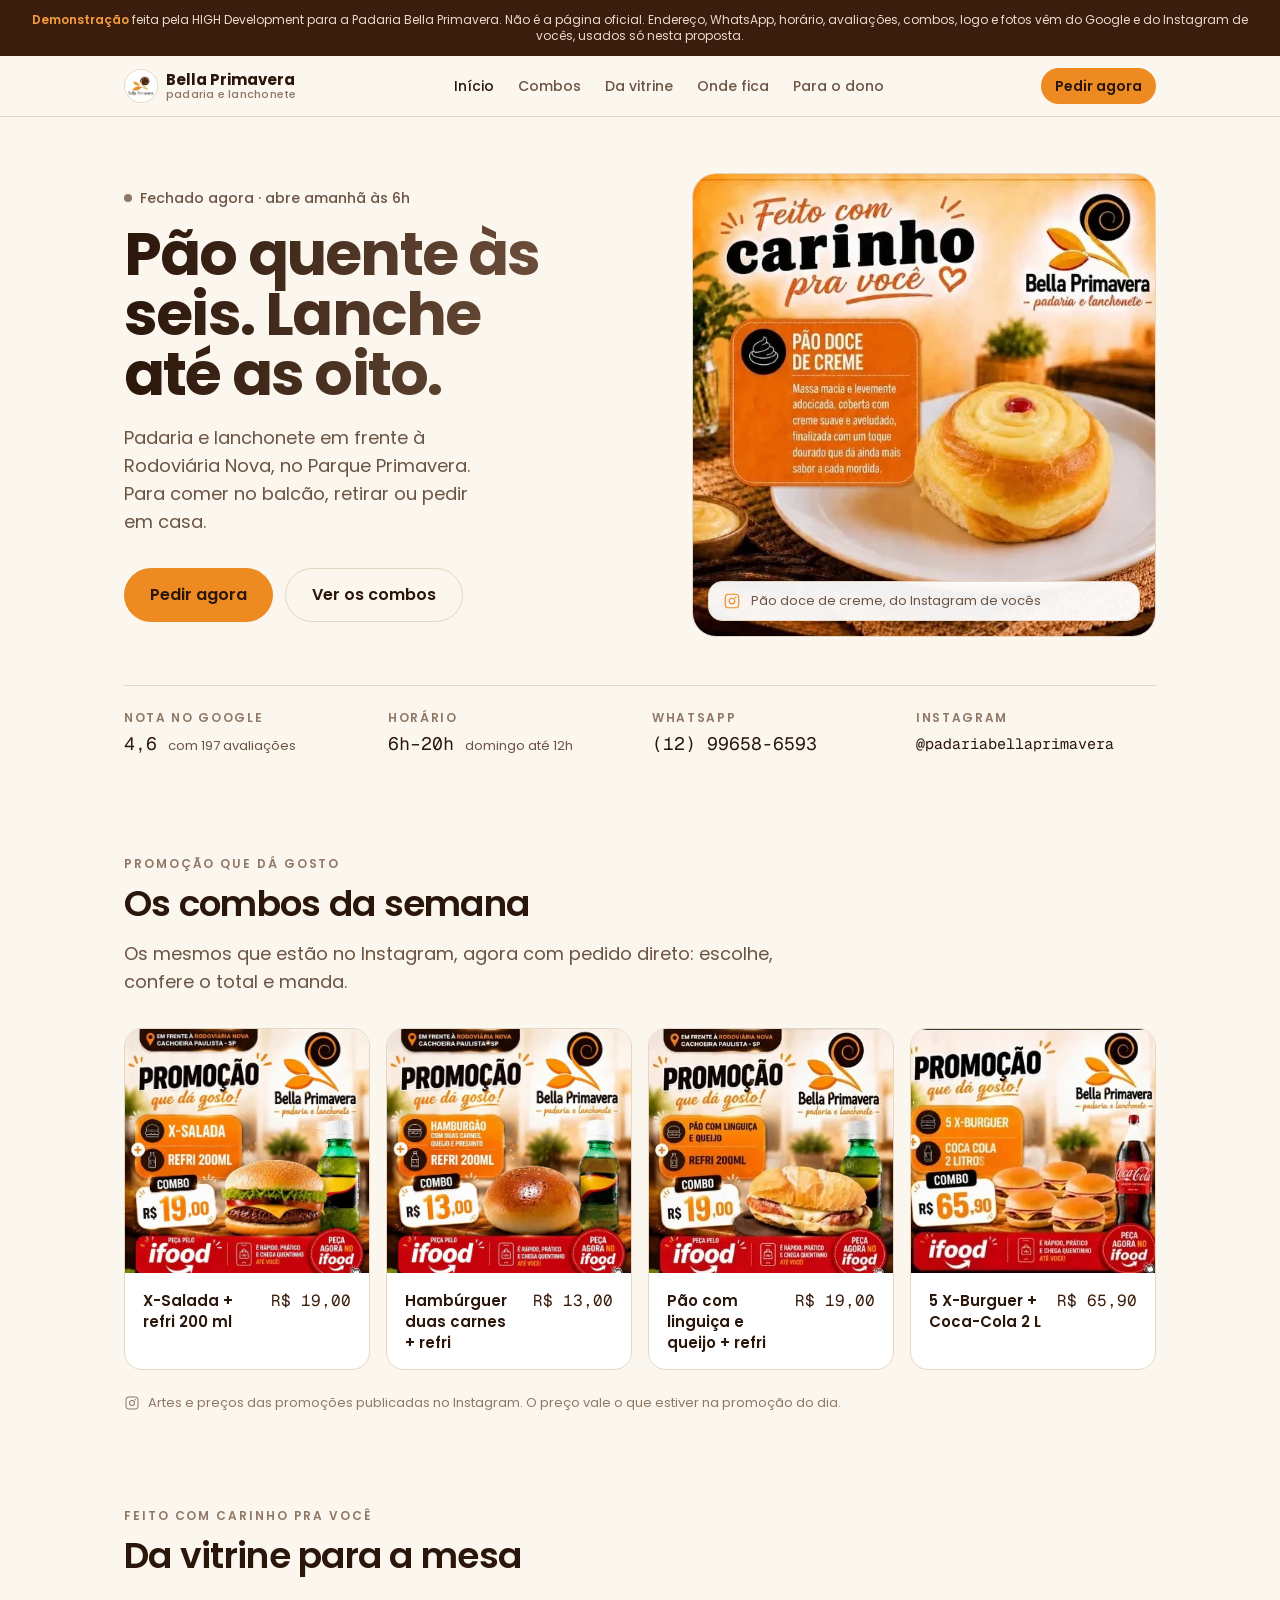
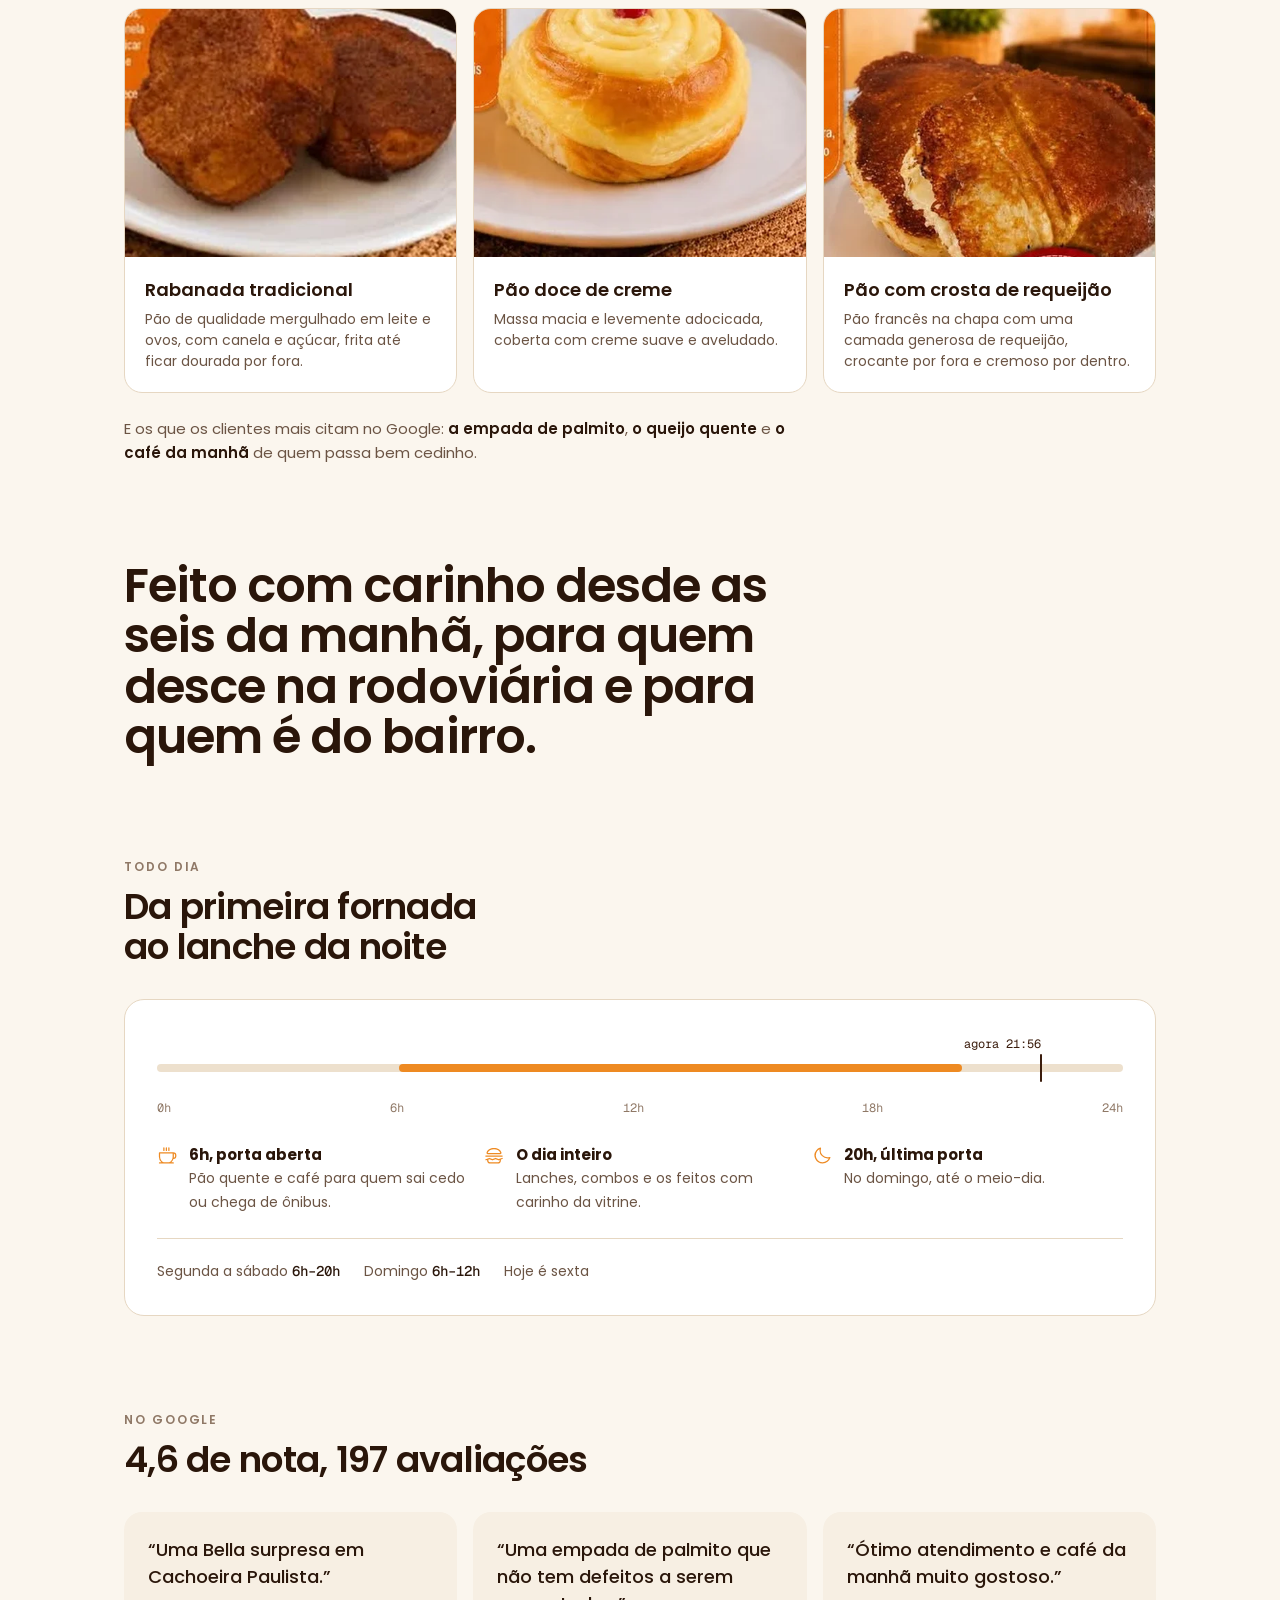
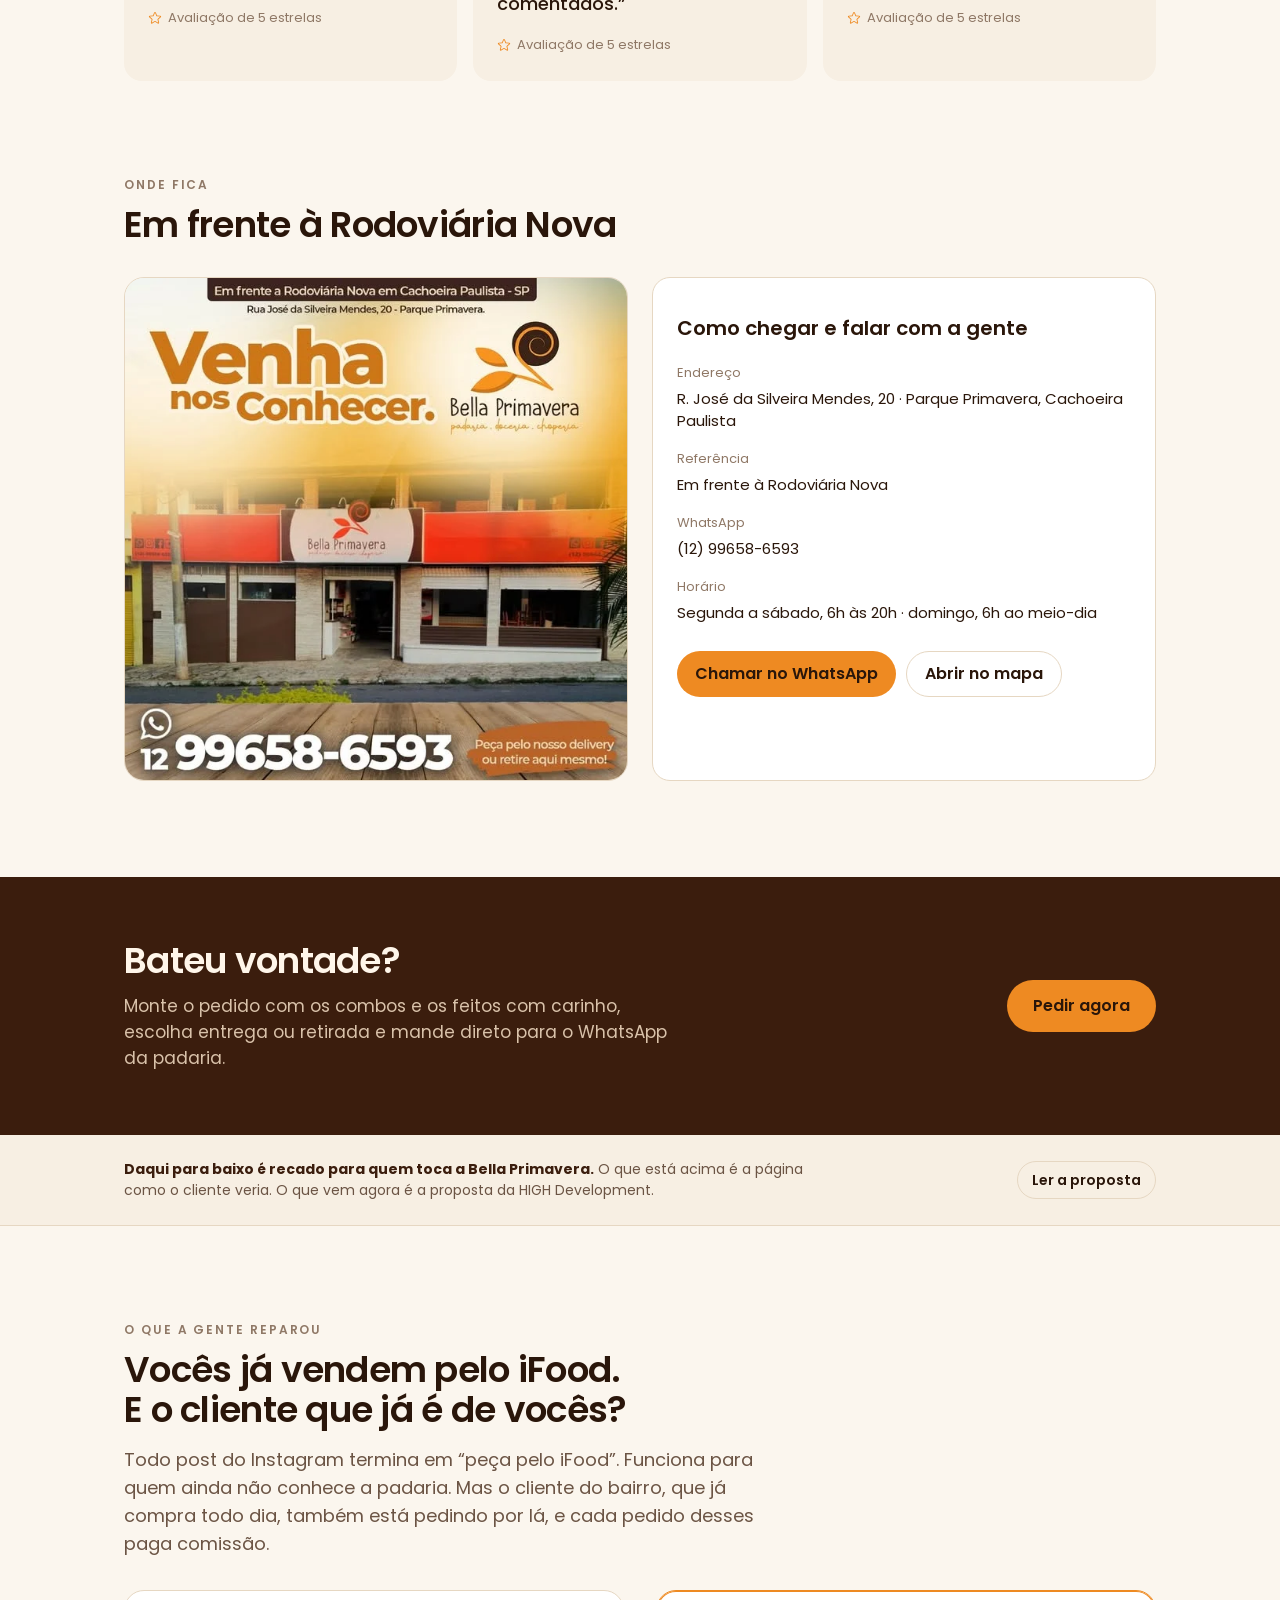
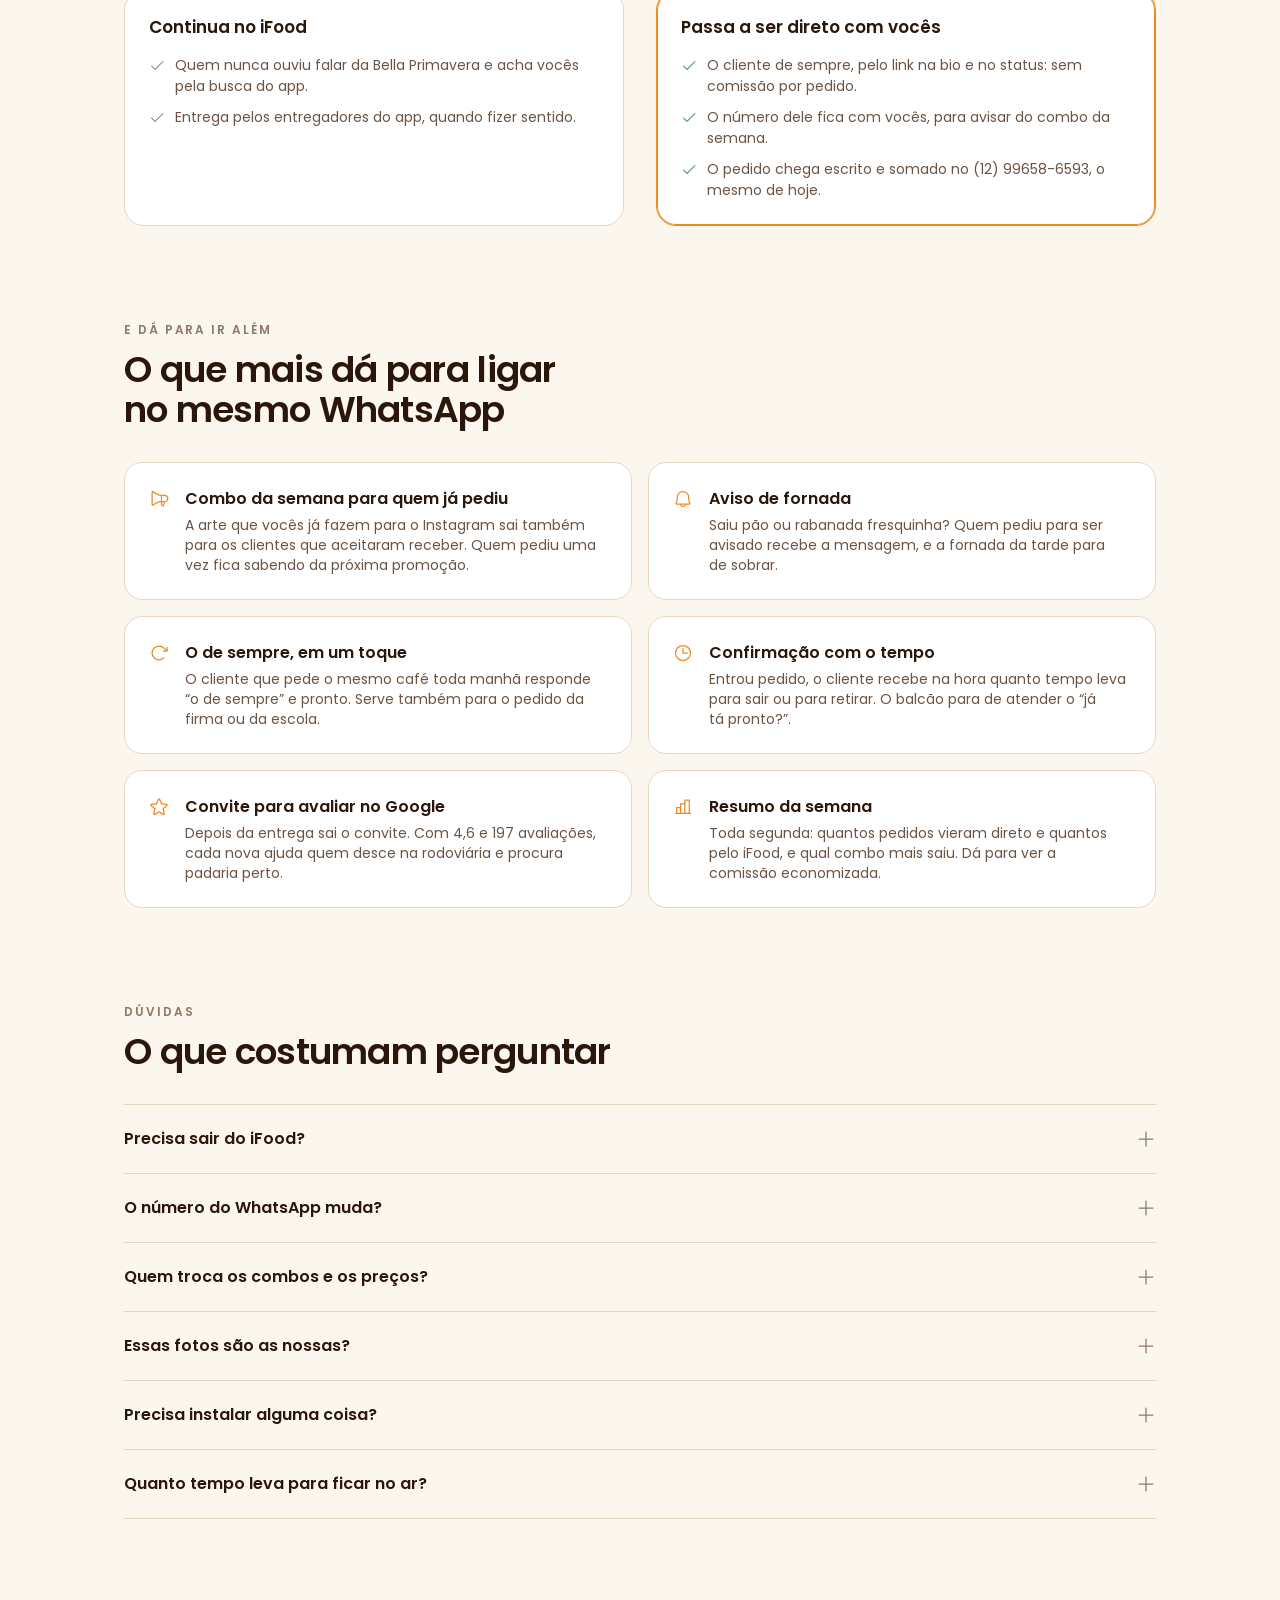
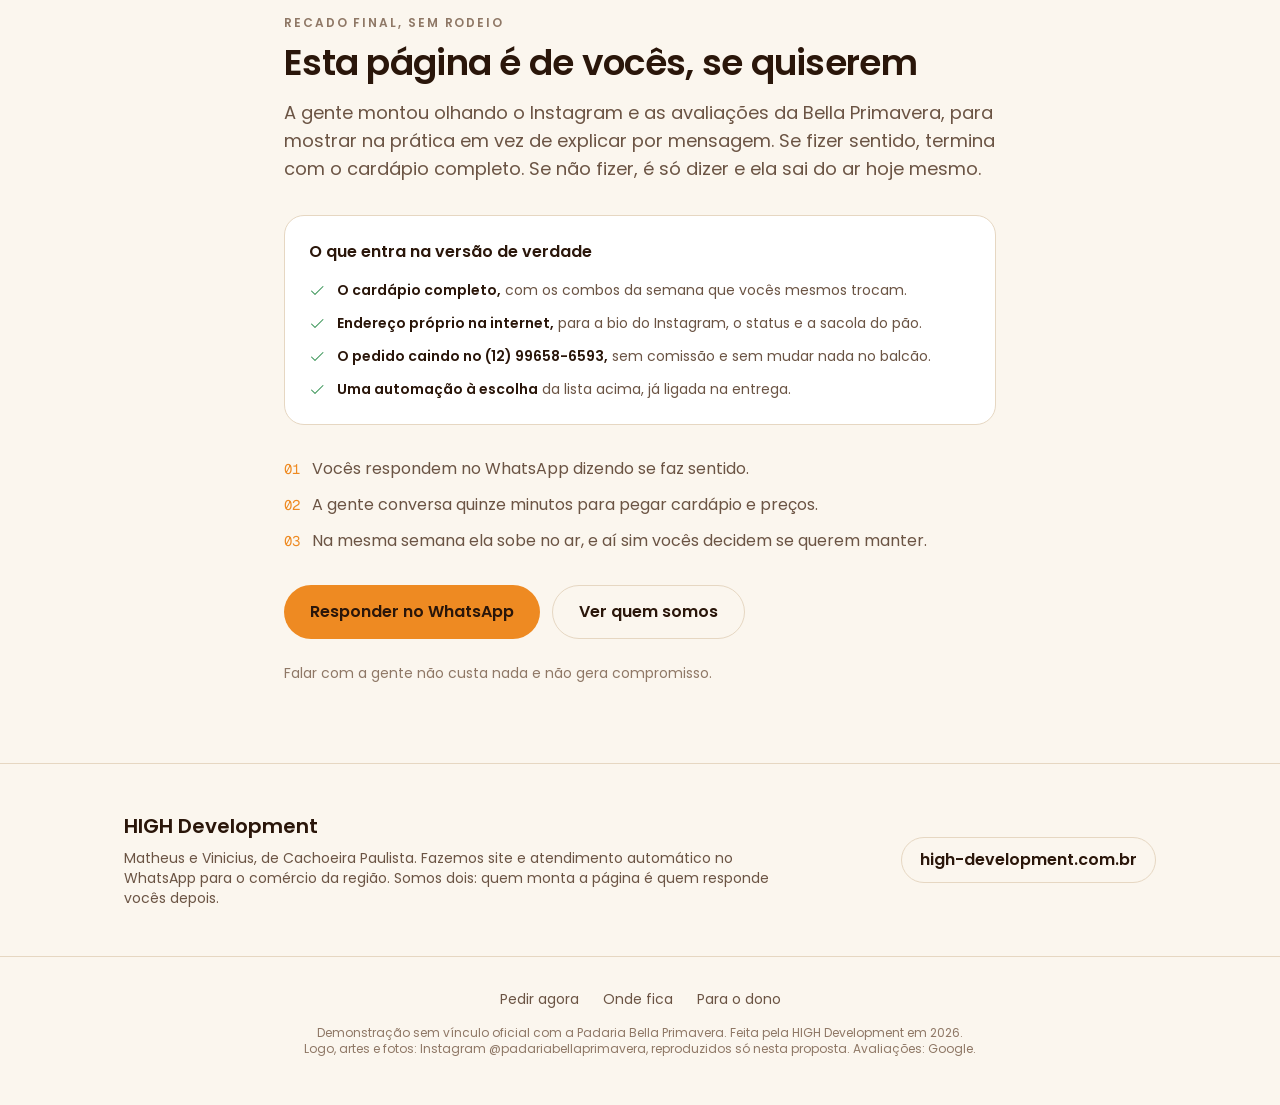
<file: padaria-bella-primavera/index.html>
<!doctype html>
<html lang="pt-BR">
<meta charset="utf-8">
<meta name="viewport" content="width=device-width, initial-scale=1">
<title>Bella Primavera · padaria e lanchonete</title>
<meta name="description" content="Padaria e lanchonete em frente à Rodoviária Nova, em Cachoeira Paulista. Aberta todo dia desde as 6h. Combos, feitos com carinho e pedido direto pelo WhatsApp.">
<meta name="robots" content="noindex, nofollow">
<link rel="preconnect" href="https://fonts.googleapis.com">
<link rel="stylesheet" href="https://fonts.googleapis.com/css2?family=Poppins:wght@400;500;600;700&family=Geist+Mono:wght@400;500&display=swap">
<link rel="stylesheet" href="estilo.css">
<style>
/* ---------- herói ---------- */
.heroi{padding-top:56px}
.heroi .g{display:grid;gap:40px;align-items:center}
@media(min-width:900px){.heroi .g{grid-template-columns:1.05fr .95fr;gap:56px}}
.status{display:flex;align-items:center;gap:8px;font-size:14px;line-height:20px;color:var(--tx2);font-weight:500}
.status i{width:8px;height:8px;border-radius:50%;background:var(--tx3);flex:0 0 auto}
.status[data-aberto="1"] i{background:var(--ok);box-shadow:0 0 0 4px rgba(47,143,78,.14)}
.heroi h1{font-size:40px;line-height:1.05;font-weight:700;letter-spacing:-.03em;margin-top:16px;
  background:linear-gradient(90deg,#2A160A,#7A5A45);-webkit-background-clip:text;background-clip:text;color:transparent}
@media(min-width:768px){.heroi h1{font-size:60px;line-height:1}}
.heroi .lin{font-size:18px;line-height:28px;color:var(--tx2);margin-top:20px;max-width:34ch}
.heroi .acts{display:flex;flex-wrap:wrap;gap:12px;margin-top:32px}
.heroi .foto{position:relative;margin:0}
.heroi .foto img{width:100%;height:auto;aspect-ratio:1;object-fit:cover;border-radius:24px;border:1px solid var(--line)}
.heroi .foto figcaption{position:absolute;left:16px;bottom:16px;right:16px;display:flex;align-items:center;gap:10px;
  background:rgba(255,255,255,.94);border:1px solid var(--line);border-radius:14px;padding:10px 14px;font-size:13px;line-height:18px;color:var(--tx2)}
.heroi .foto figcaption svg{color:var(--amber);flex:0 0 auto}
.dados{display:grid;grid-template-columns:repeat(2,1fr);gap:24px;margin-top:48px;padding-top:24px;border-top:1px solid var(--line)}
@media(min-width:768px){.dados{grid-template-columns:repeat(4,1fr)}}
.dados .k{font-size:12px;line-height:16px;color:var(--tx3);letter-spacing:.14em;text-transform:uppercase;font-weight:600}
.dados .v{font-family:var(--mono);font-size:18px;line-height:28px;margin-top:4px;overflow-wrap:anywhere}
.dados .ig{grid-column:1/-1}
@media(min-width:768px){.dados .ig{grid-column:auto}}
.dados .v small{font-family:var(--sans);font-size:13px;color:var(--tx2)}

/* ---------- combos ---------- */
.fila{display:grid;grid-auto-flow:column;grid-auto-columns:minmax(240px,1fr);gap:16px;margin-top:32px;
  overflow-x:auto;scroll-snap-type:x mandatory;padding-bottom:8px;scrollbar-width:thin}
@media(min-width:1024px){.fila{grid-auto-flow:row;grid-template-columns:repeat(4,1fr);overflow:visible}}
.combo{margin:0;scroll-snap-align:start;background:var(--s1);border:1px solid var(--line);border-radius:18px;overflow:hidden;display:flex;flex-direction:column}
.combo img{width:100%;height:auto;aspect-ratio:1;object-fit:cover;object-position:top}
.combo figcaption{padding:16px 18px;display:flex;justify-content:space-between;align-items:baseline;gap:12px;flex:1}
.combo h3{font-size:15px;line-height:21px;font-weight:600}
.combo .p{font-family:var(--mono);font-size:16px;color:var(--brown);white-space:nowrap}
.origem{display:flex;align-items:center;gap:8px;font-size:13px;line-height:18px;color:var(--tx3);margin-top:16px}
.origem svg{flex:0 0 auto}

/* ---------- feito com carinho ---------- */
.carinho{display:grid;gap:16px;margin-top:32px}
@media(min-width:768px){.carinho{grid-template-columns:repeat(3,1fr)}}
.doce{margin:0;background:var(--s1);border:1px solid var(--line);border-radius:18px;overflow:hidden}
.doce img{width:100%;height:auto;aspect-ratio:4/3;object-fit:cover}
.doce figcaption{padding:20px}
.doce h3{font-size:18px;line-height:26px}
.doce p{font-size:14px;line-height:21px;color:var(--tx2);margin-top:6px}
.citados{margin-top:24px;font-size:15px;line-height:24px;color:var(--tx2);max-width:680px}
.citados b{color:var(--tx);font-weight:600}

/* ---------- o dia ---------- */
.dia-bloco{margin-top:32px;background:var(--s1);border:1px solid var(--line);border-radius:20px;padding:24px}
@media(min-width:768px){.dia-bloco{padding:32px}}
.regua{position:relative;height:56px;margin-top:8px}
.regua .trilho{position:absolute;left:0;right:0;top:24px;height:8px;border-radius:99px;background:var(--s3)}
.regua .aberto{position:absolute;top:24px;height:8px;border-radius:99px;background:var(--amber)}
.regua .agora{position:absolute;top:14px;width:2px;height:28px;background:var(--brown);border-radius:2px}
.regua .agora span{position:absolute;top:-22px;left:50%;transform:translateX(var(--tx-ag,-50%));font-family:var(--mono);font-size:12px;
  color:var(--brown);white-space:nowrap}
.horas{display:flex;justify-content:space-between;font-family:var(--mono);font-size:12px;color:var(--tx3)}
.momentos{display:grid;gap:16px;margin-top:24px}
@media(min-width:768px){.momentos{grid-template-columns:repeat(3,1fr)}}
.momentos div{display:flex;gap:12px;align-items:flex-start}
.momentos svg{color:var(--amber);flex:0 0 auto;margin-top:2px}
.momentos b{display:block;font-size:15px;line-height:22px}
.momentos span{font-size:14px;line-height:20px;color:var(--tx2)}
.semana{display:flex;flex-wrap:wrap;gap:8px 24px;margin-top:24px;padding-top:20px;border-top:1px solid var(--line);font-size:14px;color:var(--tx2)}
.semana b{font-family:var(--mono);font-weight:500;color:var(--tx)}

/* ---------- avaliações ---------- */
.falas{display:grid;gap:16px;margin-top:32px}
@media(min-width:768px){.falas{grid-template-columns:repeat(3,1fr)}}
.fala{margin:0;background:var(--s2);border-radius:18px;padding:24px;display:flex;flex-direction:column;gap:16px}
.fala blockquote{margin:0;font-size:18px;line-height:27px;font-weight:500;color:var(--tx)}
.fala figcaption{font-size:13px;color:var(--tx3);display:flex;gap:6px;align-items:center}
.fala figcaption svg{color:var(--amber)}

/* ---------- onde ---------- */
.onde{display:grid;gap:24px;margin-top:32px;align-items:stretch}
@media(min-width:900px){.onde{grid-template-columns:1fr 1fr}}
.onde > *{min-width:0}
.onde figure{margin:0;border-radius:20px;overflow:hidden;border:1px solid var(--line)}
.onde figure img{width:100%;height:100%;object-fit:cover;aspect-ratio:1}
.ondecard dl{margin-top:20px;display:grid;grid-template-columns:1fr;gap:4px;font-size:15px;line-height:22px}
.ondecard dt{color:var(--tx3);font-size:13px}
.ondecard dd{margin:0 0 12px;color:var(--tx)}
.ondecard .acts{display:flex;flex-wrap:wrap;gap:10px;margin-top:8px}

/* ---------- faixa ---------- */
.faixa{margin-top:96px;background:var(--brown);color:#F6EBDD}
.faixa > .in{max-width:1080px;margin:0 auto;padding:64px 24px;display:grid;gap:24px;align-items:center}
@media(min-width:900px){.faixa > .in{grid-template-columns:1fr auto}}
.faixa h2{color:#FFF6EA;margin-top:0}
.faixa p{color:#D9C2AA;margin-top:12px;font-size:17px;line-height:26px;max-width:560px}
.faixa .acts{display:flex;flex-wrap:wrap;gap:12px}
.faixa .btn.ghost{color:#F6EBDD;border-color:rgba(246,235,221,.3)}
.faixa .btn.ghost:hover{background:rgba(246,235,221,.08)}

/* ---------- corte e proposta ---------- */
.corte{padding:24px 0;background:var(--s2);border-bottom:1px solid var(--line)}
.corte > .in{max-width:1080px;margin:0 auto;padding:0 24px;display:flex;gap:16px;flex-wrap:wrap;align-items:center;justify-content:space-between}
.corte p{font-size:14px;line-height:21px;color:var(--tx2);max-width:680px}
.corte b{color:var(--brown)}
.ifood{display:grid;gap:24px;margin-top:32px}
@media(min-width:900px){.ifood{grid-template-columns:1fr 1fr;gap:32px}}
.ifood .lado{background:var(--s1);border:1px solid var(--line);border-radius:20px;padding:24px}
.ifood .lado.nosso{border-color:var(--amber);box-shadow:0 0 0 1px var(--amber) inset}
.ifood .lado h3{font-size:17px;line-height:24px}
.ifood .lado ul{list-style:none;padding:0;margin:16px 0 0;display:grid;gap:10px}
.ifood .lado li{display:flex;gap:10px;font-size:14px;line-height:21px;color:var(--tx2)}
.ifood .lado li svg{flex:0 0 auto;margin-top:2px}
.ifood .lado.nosso li svg{color:var(--ok)}
.ifood .lado.deles li svg{color:var(--tx3)}
.blk{border-radius:18px}
.blk.icon svg{color:var(--amber)}

.faq{margin-top:32px;border-top:1px solid var(--line)}
.faq details{border-bottom:1px solid var(--line)}
.faq summary{list-style:none;cursor:pointer;padding:22px 0;font-size:16px;line-height:24px;font-weight:600;display:flex;
  justify-content:space-between;gap:16px;align-items:center;transition:color 700ms var(--ease)}
.faq summary::-webkit-details-marker{display:none}
.faq summary:hover{color:var(--brown2)}
.faq summary svg{flex:0 0 auto;color:var(--tx3);transition:transform 700ms var(--ease)}
.faq details[open] summary svg{transform:rotate(45deg)}
.faq p{margin-bottom:22px;font-size:15px;line-height:24px;color:var(--tx2);max-width:680px}

.final > .in{max-width:760px;margin:0 auto;padding:96px 24px 80px}
.final h2{margin-top:12px}
.final .lead{font-size:18px;line-height:28px;color:var(--tx2);margin-top:16px}
.pacote{background:var(--s1);border:1px solid var(--line);border-radius:20px;padding:24px;margin-top:32px}
.pacote h3{font-size:16px;line-height:24px}
.pacote ul{list-style:none;margin:16px 0 0;padding:0;display:grid;gap:12px}
.pacote li{display:flex;gap:12px;font-size:14px;line-height:21px;color:var(--tx2)}
.pacote li svg{flex:0 0 auto;color:var(--ok);margin-top:2px}
.pacote li b{color:var(--tx);font-weight:600}
.passos{display:grid;gap:12px;margin-top:32px}
.passos div{display:flex;gap:12px;font-size:16px;line-height:24px;color:var(--tx2)}
.passos .n{font-family:var(--mono);font-size:14px;line-height:24px;color:var(--amber);flex:0 0 auto}
.finalacts{display:flex;flex-wrap:wrap;gap:12px;margin-top:32px}
.nota{font-size:14px;line-height:20px;color:var(--tx3);margin-top:24px}
</style>

<a class="skip" href="#combos">Ir para o conteúdo</a>

<div class="flag">
  <b>Demonstração</b> feita pela HIGH Development para a Padaria Bella Primavera. Não é a página oficial.
  Endereço, WhatsApp, horário, avaliações, combos, logo e fotos vêm do Google e do Instagram de vocês, usados só nesta proposta.
</div>

<nav>
  <div class="navin">
    <div class="navtop">
      <a class="brand" href="index.html"><img class="logo" src="logo.webp" alt="" width="34" height="34">
        <span class="nm"><b>Bella Primavera</b><small>padaria e lanchonete</small></span></a>
      <a class="btn sm" href="pedido.html">Pedir agora</a>
    </div>
    <div class="navlinks">
      <a href="index.html" aria-current="page">Início</a>
      <a href="#combos">Combos</a>
      <a href="#carinho">Da vitrine</a>
      <a href="#onde">Onde fica</a>
      <a href="#proposta">Para o dono</a>
    </div>
  </div>
</nav>

<main>
<div class="wrap heroi">
  <div class="g">
    <div>
      <p class="status" id="status"><i></i><span>Aberto todo dia desde as 6h</span></p>
      <h1>Pão quente às seis. Lanche até as oito.</h1>
      <p class="lin">Padaria e lanchonete em frente à Rodoviária Nova, no Parque Primavera. Para comer no balcão, retirar ou pedir em casa.</p>
      <div class="acts">
        <a class="btn big" href="pedido.html">Pedir agora</a>
        <a class="btn big ghost" href="#combos">Ver os combos</a>
      </div>
    </div>
    <figure class="foto">
      <img src="pao-doce.webp" width="640" height="640" alt="Pão doce de creme servido num prato branco, em arte da própria padaria" loading="eager">
      <figcaption><svg width="18" height="18" aria-hidden="true" viewBox="0 0 256 256" fill="currentColor"><path d="M128,80a48,48,0,1,0,48,48A48.05,48.05,0,0,0,128,80Zm0,80a32,32,0,1,1,32-32A32,32,0,0,1,128,160ZM176,24H80A56.06,56.06,0,0,0,24,80v96a56.06,56.06,0,0,0,56,56h96a56.06,56.06,0,0,0,56-56V80A56.06,56.06,0,0,0,176,24Zm40,152a40,40,0,0,1-40,40H80a40,40,0,0,1-40-40V80A40,40,0,0,1,80,40h96a40,40,0,0,1,40,40ZM192,76a12,12,0,1,1-12-12A12,12,0,0,1,192,76Z"/></svg><span>Pão doce de creme, do Instagram de vocês</span></figcaption>
    </figure>
  </div>
  <div class="dados">
    <div><p class="k">Nota no Google</p><p class="v">4,6 <small>com 197 avaliações</small></p></div>
    <div><p class="k">Horário</p><p class="v">6h–20h <small>domingo até 12h</small></p></div>
    <div class="ig"><p class="k">WhatsApp</p><p class="v">(12) 99658-6593</p></div>
    <div class="ig"><p class="k">Instagram</p><p class="v" style="font-size:15px">@padariabellaprimavera</p></div>
  </div>
</div>

<div class="wrap">
  <section id="combos">
    <div class="sechead">
      <p class="eyebrow rv">Promoção que dá gosto</p>
      <h2 class="rv">Os combos da semana</h2>
      <p class="secsub rv">Os mesmos que estão no Instagram, agora com pedido direto: escolhe, confere o total e manda.</p>
    </div>
    <div class="fila">
      <figure class="combo rv"><img src="combo-xsalada.webp" width="584" height="640" alt="Arte do combo X-Salada com refrigerante" loading="lazy">
        <figcaption><h3>X-Salada + refri 200 ml</h3><span class="p">R$ 19,00</span></figcaption></figure>
      <figure class="combo rv"><img src="combo-hamburguer.webp" width="584" height="640" alt="Arte do combo hambúrguer de duas carnes com refrigerante" loading="lazy">
        <figcaption><h3>Hambúrguer duas carnes + refri</h3><span class="p">R$ 13,00</span></figcaption></figure>
      <figure class="combo rv"><img src="combo-linguica.webp" width="360" height="394" alt="Arte do combo pão com linguiça e queijo com refrigerante" loading="lazy">
        <figcaption><h3>Pão com linguiça e queijo + refri</h3><span class="p">R$ 19,00</span></figcaption></figure>
      <figure class="combo rv"><img src="combo-xburguer.webp" width="360" height="329" alt="Arte do combo com cinco X-Burguer e Coca-Cola de 2 litros" loading="lazy">
        <figcaption><h3>5 X-Burguer + Coca-Cola 2 L</h3><span class="p">R$ 65,90</span></figcaption></figure>
    </div>
    <p class="origem rv"><svg width="16" height="16" aria-hidden="true" viewBox="0 0 256 256" fill="currentColor"><path d="M128,80a48,48,0,1,0,48,48A48.05,48.05,0,0,0,128,80Zm0,80a32,32,0,1,1,32-32A32,32,0,0,1,128,160ZM176,24H80A56.06,56.06,0,0,0,24,80v96a56.06,56.06,0,0,0,56,56h96a56.06,56.06,0,0,0,56-56V80A56.06,56.06,0,0,0,176,24Zm40,152a40,40,0,0,1-40,40H80a40,40,0,0,1-40-40V80A40,40,0,0,1,80,40h96a40,40,0,0,1,40,40ZM192,76a12,12,0,1,1-12-12A12,12,0,0,1,192,76Z"/></svg>Artes e preços das promoções publicadas no Instagram. O preço vale o que estiver na promoção do dia.</p>
  </section>

  <section id="carinho">
    <div class="sechead">
      <p class="eyebrow rv">Feito com carinho pra você</p>
      <h2 class="rv">Da vitrine para a mesa</h2>
    </div>
    <div class="carinho">
      <figure class="doce rv"><img src="v-rabanada.webp" width="480" height="360" alt="Rabanadas douradas no prato" loading="lazy">
        <figcaption><h3>Rabanada tradicional</h3><p>Pão de qualidade mergulhado em leite e ovos, com canela e açúcar, frita até ficar dourada por fora.</p></figcaption></figure>
      <figure class="doce rv"><img src="v-pao-doce.webp" width="480" height="360" alt="Pão doce de creme" loading="lazy">
        <figcaption><h3>Pão doce de creme</h3><p>Massa macia e levemente adocicada, coberta com creme suave e aveludado.</p></figcaption></figure>
      <figure class="doce rv"><img src="v-pao-requeijao.webp" width="480" height="360" alt="Pão com crosta de requeijão tostado na chapa" loading="lazy">
        <figcaption><h3>Pão com crosta de requeijão</h3><p>Pão francês na chapa com uma camada generosa de requeijão, crocante por fora e cremoso por dentro.</p></figcaption></figure>
    </div>
    <p class="citados rv">E os que os clientes mais citam no Google: <b>a empada de palmito</b>, <b>o queijo quente</b> e <b>o café da manhã</b> de quem passa bem cedinho.</p>
  </section>
</div>

<div class="wrap tagline">
  <p id="tag">Feito com carinho desde as seis da manhã, para quem desce na rodoviária e para quem é do bairro.</p>
</div>

<div class="wrap">
  <section id="dia">
    <div class="sechead">
      <p class="eyebrow rv">Todo dia</p>
      <h2 class="rv">Da primeira fornada ao lanche da noite</h2>
    </div>
    <div class="dia-bloco rv">
      <div class="regua" id="regua" aria-hidden="true">
        <div class="trilho"></div><div class="aberto" id="faixa-aberta"></div><div class="agora" id="agora" hidden><span></span></div>
      </div>
      <div class="horas"><span>0h</span><span>6h</span><span>12h</span><span>18h</span><span>24h</span></div>
      <div class="momentos">
        <div><svg width="20" height="20" aria-hidden="true" viewBox="0 0 256 256" fill="currentColor"><path d="M80,56V24a8,8,0,0,1,16,0V56a8,8,0,0,1-16,0Zm40,8a8,8,0,0,0,8-8V24a8,8,0,0,0-16,0V56A8,8,0,0,0,120,64Zm32,0a8,8,0,0,0,8-8V24a8,8,0,0,0-16,0V56A8,8,0,0,0,152,64Zm96,56v8a40,40,0,0,1-37.51,39.91,96.59,96.59,0,0,1-27,40.09H208a8,8,0,0,1,0,16H32a8,8,0,0,1,0-16H56.54A96.3,96.3,0,0,1,24,136V88a8,8,0,0,1,8-8H208A40,40,0,0,1,248,120ZM200,96H40v40a80.27,80.27,0,0,0,45.12,72h69.76A80.27,80.27,0,0,0,200,136Zm32,24a24,24,0,0,0-16-22.62V136a95.78,95.78,0,0,1-1.2,15A24,24,0,0,0,232,128Z"/></svg><p><b>6h, porta aberta</b><span>Pão quente e café para quem sai cedo ou chega de ônibus.</span></p></div>
        <div><svg width="20" height="20" aria-hidden="true" viewBox="0 0 256 256" fill="currentColor"><path d="M48.07,104H207.93a16,16,0,0,0,15.72-19.38C216.22,49.5,176,24,128,24S39.78,49.5,32.35,84.62A16,16,0,0,0,48.07,104ZM128,40c39.82,0,74.21,20.61,79.93,48H48.07L48,87.93C53.79,60.61,88.18,40,128,40ZM229.26,152.48l-41.13,15L151,152.57a8,8,0,0,0-5.94,0l-37,14.81L71,152.57a8,8,0,0,0-5.7-.09l-44,16a8,8,0,0,0,5.47,15L40,178.69V184a40,40,0,0,0,40,40h96a40,40,0,0,0,40-40v-9.67l18.73-6.81a8,8,0,1,0-5.47-15ZM200,184a24,24,0,0,1-24,24H80a24,24,0,0,1-24-24V172.88l11.87-4.32L105,183.43a8,8,0,0,0,5.94,0l37-14.81,37,14.81a8,8,0,0,0,5.7.09l9.27-3.37ZM16,128a8,8,0,0,1,8-8H232a8,8,0,0,1,0,16H24A8,8,0,0,1,16,128Z"/></svg><p><b>O dia inteiro</b><span>Lanches, combos e os feitos com carinho da vitrine.</span></p></div>
        <div><svg width="20" height="20" aria-hidden="true" viewBox="0 0 256 256" fill="currentColor"><path d="M233.54,142.23a8,8,0,0,0-8-2,88.08,88.08,0,0,1-109.8-109.8,8,8,0,0,0-10-10,104.84,104.84,0,0,0-52.91,37A104,104,0,0,0,136,224a103.09,103.09,0,0,0,62.52-20.88,104.84,104.84,0,0,0,37-52.91A8,8,0,0,0,233.54,142.23ZM188.9,190.34A88,88,0,0,1,65.66,67.11a89,89,0,0,1,31.4-26A106,106,0,0,0,96,56,104.11,104.11,0,0,0,200,160a106,106,0,0,0,14.92-1.06A89,89,0,0,1,188.9,190.34Z"/></svg><p><b>20h, última porta</b><span>No domingo, até o meio-dia.</span></p></div>
      </div>
      <p class="semana" id="semana"><span>Segunda a sábado <b>6h–20h</b></span><span>Domingo <b>6h–12h</b></span></p>
    </div>
  </section>

  <section id="falas">
    <div class="sechead">
      <p class="eyebrow rv">No Google</p>
      <h2 class="rv">4,6 de nota, 197 avaliações</h2>
    </div>
    <div class="falas">
      <figure class="fala rv"><blockquote>“Uma Bella surpresa em Cachoeira Paulista.”</blockquote><figcaption><svg width="14" height="14" aria-hidden="true" viewBox="0 0 256 256" fill="currentColor"><path d="M239.18,97.26A16.38,16.38,0,0,0,224.92,86l-59-4.76L143.14,26.15a16.36,16.36,0,0,0-30.27,0L90.11,81.23,31.08,86a16.46,16.46,0,0,0-9.37,28.86l45,38.83L53,211.75a16.38,16.38,0,0,0,24.5,17.82L128,198.49l50.53,31.08A16.4,16.4,0,0,0,203,211.75l-13.76-58.07,45-38.83A16.43,16.43,0,0,0,239.18,97.26Zm-15.34,5.47-48.7,42a8,8,0,0,0-2.56,7.91l14.88,62.8a.37.37,0,0,1-.17.48c-.18.14-.23.11-.38,0l-54.72-33.65a8,8,0,0,0-8.38,0L69.09,215.94c-.15.09-.19.12-.38,0a.37.37,0,0,1-.17-.48l14.88-62.8a8,8,0,0,0-2.56-7.91l-48.7-42c-.12-.1-.23-.19-.13-.5s.18-.27.33-.29l63.92-5.16A8,8,0,0,0,103,91.86l24.62-59.61c.08-.17.11-.25.35-.25s.27.08.35.25L153,91.86a8,8,0,0,0,6.75,4.92l63.92,5.16c.15,0,.24,0,.33.29S224,102.63,223.84,102.73Z"/></svg>Avaliação de 5 estrelas</figcaption></figure>
      <figure class="fala rv"><blockquote>“Uma empada de palmito que não tem defeitos a serem comentados.”</blockquote><figcaption><svg width="14" height="14" aria-hidden="true" viewBox="0 0 256 256" fill="currentColor"><path d="M239.18,97.26A16.38,16.38,0,0,0,224.92,86l-59-4.76L143.14,26.15a16.36,16.36,0,0,0-30.27,0L90.11,81.23,31.08,86a16.46,16.46,0,0,0-9.37,28.86l45,38.83L53,211.75a16.38,16.38,0,0,0,24.5,17.82L128,198.49l50.53,31.08A16.4,16.4,0,0,0,203,211.75l-13.76-58.07,45-38.83A16.43,16.43,0,0,0,239.18,97.26Zm-15.34,5.47-48.7,42a8,8,0,0,0-2.56,7.91l14.88,62.8a.37.37,0,0,1-.17.48c-.18.14-.23.11-.38,0l-54.72-33.65a8,8,0,0,0-8.38,0L69.09,215.94c-.15.09-.19.12-.38,0a.37.37,0,0,1-.17-.48l14.88-62.8a8,8,0,0,0-2.56-7.91l-48.7-42c-.12-.1-.23-.19-.13-.5s.18-.27.33-.29l63.92-5.16A8,8,0,0,0,103,91.86l24.62-59.61c.08-.17.11-.25.35-.25s.27.08.35.25L153,91.86a8,8,0,0,0,6.75,4.92l63.92,5.16c.15,0,.24,0,.33.29S224,102.63,223.84,102.73Z"/></svg>Avaliação de 5 estrelas</figcaption></figure>
      <figure class="fala rv"><blockquote>“Ótimo atendimento e café da manhã muito gostoso.”</blockquote><figcaption><svg width="14" height="14" aria-hidden="true" viewBox="0 0 256 256" fill="currentColor"><path d="M239.18,97.26A16.38,16.38,0,0,0,224.92,86l-59-4.76L143.14,26.15a16.36,16.36,0,0,0-30.27,0L90.11,81.23,31.08,86a16.46,16.46,0,0,0-9.37,28.86l45,38.83L53,211.75a16.38,16.38,0,0,0,24.5,17.82L128,198.49l50.53,31.08A16.4,16.4,0,0,0,203,211.75l-13.76-58.07,45-38.83A16.43,16.43,0,0,0,239.18,97.26Zm-15.34,5.47-48.7,42a8,8,0,0,0-2.56,7.91l14.88,62.8a.37.37,0,0,1-.17.48c-.18.14-.23.11-.38,0l-54.72-33.65a8,8,0,0,0-8.38,0L69.09,215.94c-.15.09-.19.12-.38,0a.37.37,0,0,1-.17-.48l14.88-62.8a8,8,0,0,0-2.56-7.91l-48.7-42c-.12-.1-.23-.19-.13-.5s.18-.27.33-.29l63.92-5.16A8,8,0,0,0,103,91.86l24.62-59.61c.08-.17.11-.25.35-.25s.27.08.35.25L153,91.86a8,8,0,0,0,6.75,4.92l63.92,5.16c.15,0,.24,0,.33.29S224,102.63,223.84,102.73Z"/></svg>Avaliação de 5 estrelas</figcaption></figure>
    </div>
  </section>

  <section id="onde">
    <div class="sechead">
      <p class="eyebrow rv">Onde fica</p>
      <h2 class="rv">Em frente à Rodoviária Nova</h2>
    </div>
    <div class="onde">
      <figure class="rv"><img src="fachada.webp" width="640" height="640" alt="Fachada da Padaria Bella Primavera, em arte do Instagram da padaria" loading="lazy"></figure>
      <div class="blk ondecard rv">
        <h3>Como chegar e falar com a gente</h3>
        <dl>
          <dt>Endereço</dt><dd>R. José da Silveira Mendes, 20 · Parque Primavera, Cachoeira Paulista</dd>
          <dt>Referência</dt><dd>Em frente à Rodoviária Nova</dd>
          <dt>WhatsApp</dt><dd>(12) 99658-6593</dd>
          <dt>Horário</dt><dd>Segunda a sábado, 6h às 20h · domingo, 6h ao meio-dia</dd>
        </dl>
        <div class="acts">
          <a class="btn" href="https://wa.me/5512996586593" target="_blank" rel="noopener">Chamar no WhatsApp</a>
          <a class="btn ghost" href="https://www.google.com/maps/search/?api=1&query=Padaria+Bella+Primavera+Cachoeira+Paulista" target="_blank" rel="noopener">Abrir no mapa</a>
        </div>
      </div>
    </div>
  </section>
</div>

<div class="faixa">
  <div class="in">
    <div>
      <h2 class="rv">Bateu vontade?</h2>
      <p class="rv">Monte o pedido com os combos e os feitos com carinho, escolha entrega ou retirada e mande direto para o WhatsApp da padaria.</p>
    </div>
    <div class="acts rv">
      <a class="btn big" href="pedido.html">Pedir agora</a>
    </div>
  </div>
</div>

<div class="corte">
  <div class="in">
    <p><b>Daqui para baixo é recado para quem toca a Bella Primavera.</b> O que está acima é a página como o cliente veria. O que vem agora é a proposta da HIGH Development.</p>
    <a class="btn sm ghost" href="#proposta">Ler a proposta</a>
  </div>
</div>

<div class="wrap">
  <section id="proposta">
    <div class="sechead">
      <p class="eyebrow rv">O que a gente reparou</p>
      <h2 class="rv">Vocês já vendem pelo iFood. E o cliente que já é de vocês?</h2>
      <p class="secsub rv">Todo post do Instagram termina em “peça pelo iFood”. Funciona para quem ainda não conhece a padaria. Mas o cliente do bairro, que já compra todo dia, também está pedindo por lá, e cada pedido desses paga comissão.</p>
    </div>
    <div class="ifood">
      <div class="lado deles rv">
        <h3>Continua no iFood</h3>
        <ul>
          <li><svg width="16" height="16" aria-hidden="true" viewBox="0 0 256 256" fill="currentColor"><path d="M229.66,77.66l-128,128a8,8,0,0,1-11.32,0l-56-56a8,8,0,0,1,11.32-11.32L96,188.69,218.34,66.34a8,8,0,0,1,11.32,11.32Z"/></svg><span>Quem nunca ouviu falar da Bella Primavera e acha vocês pela busca do app.</span></li>
          <li><svg width="16" height="16" aria-hidden="true" viewBox="0 0 256 256" fill="currentColor"><path d="M229.66,77.66l-128,128a8,8,0,0,1-11.32,0l-56-56a8,8,0,0,1,11.32-11.32L96,188.69,218.34,66.34a8,8,0,0,1,11.32,11.32Z"/></svg><span>Entrega pelos entregadores do app, quando fizer sentido.</span></li>
        </ul>
      </div>
      <div class="lado nosso rv">
        <h3>Passa a ser direto com vocês</h3>
        <ul>
          <li><svg width="16" height="16" aria-hidden="true" viewBox="0 0 256 256" fill="currentColor"><path d="M229.66,77.66l-128,128a8,8,0,0,1-11.32,0l-56-56a8,8,0,0,1,11.32-11.32L96,188.69,218.34,66.34a8,8,0,0,1,11.32,11.32Z"/></svg><span>O cliente de sempre, pelo link na bio e no status: sem comissão por pedido.</span></li>
          <li><svg width="16" height="16" aria-hidden="true" viewBox="0 0 256 256" fill="currentColor"><path d="M229.66,77.66l-128,128a8,8,0,0,1-11.32,0l-56-56a8,8,0,0,1,11.32-11.32L96,188.69,218.34,66.34a8,8,0,0,1,11.32,11.32Z"/></svg><span>O número dele fica com vocês, para avisar do combo da semana.</span></li>
          <li><svg width="16" height="16" aria-hidden="true" viewBox="0 0 256 256" fill="currentColor"><path d="M229.66,77.66l-128,128a8,8,0,0,1-11.32,0l-56-56a8,8,0,0,1,11.32-11.32L96,188.69,218.34,66.34a8,8,0,0,1,11.32,11.32Z"/></svg><span>O pedido chega escrito e somado no (12) 99658-6593, o mesmo de hoje.</span></li>
        </ul>
      </div>
    </div>
  </section>

  <section>
    <div class="sechead">
      <p class="eyebrow rv">E dá para ir além</p>
      <h2 class="rv">O que mais dá para ligar no mesmo WhatsApp</h2>
    </div>
    <div class="cols2">
      <article class="blk icon rv"><svg width="20" height="20" aria-hidden="true" viewBox="0 0 256 256" fill="currentColor"><path d="M248,120a48.05,48.05,0,0,0-48-48H160.2c-2.91-.17-53.62-3.74-101.91-44.24A16,16,0,0,0,32,40V200a16,16,0,0,0,26.29,12.25c37.77-31.68,77-40.76,93.71-43.3v31.72A16,16,0,0,0,159.12,214l11,7.33A16,16,0,0,0,194.5,212l11.77-44.36A48.07,48.07,0,0,0,248,120ZM48,199.93V40h0c42.81,35.91,86.63,45,104,47.24v65.48C134.65,155,90.84,164.07,48,199.93Zm131,8,0,.11-11-7.33V168h21.6ZM200,152H168V88h32a32,32,0,1,1,0,64Z"/></svg><div><h3>Combo da semana para quem já pediu</h3><p>A arte que vocês já fazem para o Instagram sai também para os clientes que aceitaram receber. Quem pediu uma vez fica sabendo da próxima promoção.</p></div></article>
      <article class="blk icon rv"><svg width="20" height="20" aria-hidden="true" viewBox="0 0 256 256" fill="currentColor"><path d="M221.8,175.94C216.25,166.38,208,139.33,208,104a80,80,0,1,0-160,0c0,35.34-8.26,62.38-13.81,71.94A16,16,0,0,0,48,200H88.81a40,40,0,0,0,78.38,0H208a16,16,0,0,0,13.8-24.06ZM128,216a24,24,0,0,1-22.62-16h45.24A24,24,0,0,1,128,216ZM48,184c7.7-13.24,16-43.92,16-80a64,64,0,1,1,128,0c0,36.05,8.28,66.73,16,80Z"/></svg><div><h3>Aviso de fornada</h3><p>Saiu pão ou rabanada fresquinha? Quem pediu para ser avisado recebe a mensagem, e a fornada da tarde para de sobrar.</p></div></article>
      <article class="blk icon rv"><svg width="20" height="20" aria-hidden="true" viewBox="0 0 256 256" fill="currentColor"><path d="M240,56v48a8,8,0,0,1-8,8H184a8,8,0,0,1,0-16H211.4L184.81,71.64l-.25-.24a80,80,0,1,0-1.67,114.78,8,8,0,0,1,11,11.63A95.44,95.44,0,0,1,128,224h-1.32A96,96,0,1,1,195.75,60L224,85.8V56a8,8,0,1,1,16,0Z"/></svg><div><h3>O de sempre, em um toque</h3><p>O cliente que pede o mesmo café toda manhã responde “o de sempre” e pronto. Serve também para o pedido da firma ou da escola.</p></div></article>
      <article class="blk icon rv"><svg width="20" height="20" aria-hidden="true" viewBox="0 0 256 256" fill="currentColor"><path d="M128,24A104,104,0,1,0,232,128,104.11,104.11,0,0,0,128,24Zm0,192a88,88,0,1,1,88-88A88.1,88.1,0,0,1,128,216Zm64-88a8,8,0,0,1-8,8H128a8,8,0,0,1-8-8V72a8,8,0,0,1,16,0v48h48A8,8,0,0,1,192,128Z"/></svg><div><h3>Confirmação com o tempo</h3><p>Entrou pedido, o cliente recebe na hora quanto tempo leva para sair ou para retirar. O balcão para de atender o “já tá pronto?”.</p></div></article>
      <article class="blk icon rv"><svg width="20" height="20" aria-hidden="true" viewBox="0 0 256 256" fill="currentColor"><path d="M239.18,97.26A16.38,16.38,0,0,0,224.92,86l-59-4.76L143.14,26.15a16.36,16.36,0,0,0-30.27,0L90.11,81.23,31.08,86a16.46,16.46,0,0,0-9.37,28.86l45,38.83L53,211.75a16.38,16.38,0,0,0,24.5,17.82L128,198.49l50.53,31.08A16.4,16.4,0,0,0,203,211.75l-13.76-58.07,45-38.83A16.43,16.43,0,0,0,239.18,97.26Zm-15.34,5.47-48.7,42a8,8,0,0,0-2.56,7.91l14.88,62.8a.37.37,0,0,1-.17.48c-.18.14-.23.11-.38,0l-54.72-33.65a8,8,0,0,0-8.38,0L69.09,215.94c-.15.09-.19.12-.38,0a.37.37,0,0,1-.17-.48l14.88-62.8a8,8,0,0,0-2.56-7.91l-48.7-42c-.12-.1-.23-.19-.13-.5s.18-.27.33-.29l63.92-5.16A8,8,0,0,0,103,91.86l24.62-59.61c.08-.17.11-.25.35-.25s.27.08.35.25L153,91.86a8,8,0,0,0,6.75,4.92l63.92,5.16c.15,0,.24,0,.33.29S224,102.63,223.84,102.73Z"/></svg><div><h3>Convite para avaliar no Google</h3><p>Depois da entrega sai o convite. Com 4,6 e 197 avaliações, cada nova ajuda quem desce na rodoviária e procura padaria perto.</p></div></article>
      <article class="blk icon rv"><svg width="20" height="20" aria-hidden="true" viewBox="0 0 256 256" fill="currentColor"><path d="M224,200h-8V40a8,8,0,0,0-8-8H152a8,8,0,0,0-8,8V80H96a8,8,0,0,0-8,8v40H48a8,8,0,0,0-8,8v64H32a8,8,0,0,0,0,16H224a8,8,0,0,0,0-16ZM160,48h40V200H160ZM104,96h40V200H104ZM56,144H88v56H56Z"/></svg><div><h3>Resumo da semana</h3><p>Toda segunda: quantos pedidos vieram direto e quantos pelo iFood, e qual combo mais saiu. Dá para ver a comissão economizada.</p></div></article>
    </div>
  </section>

  <section>
    <div class="sechead">
      <p class="eyebrow rv">Dúvidas</p>
      <h2 class="rv">O que costumam perguntar</h2>
    </div>
    <div class="faq rv">
      <details><summary>Precisa sair do iFood?<svg width="20" height="20" aria-hidden="true" viewBox="0 0 256 256" fill="currentColor"><path d="M224,128a8,8,0,0,1-8,8H136v80a8,8,0,0,1-16,0V136H40a8,8,0,0,1,0-16h80V40a8,8,0,0,1,16,0v80h80A8,8,0,0,1,224,128Z"/></svg></summary><p>Não. O iFood continua trazendo cliente novo. A ideia é que quem já é de casa tenha um caminho direto, sem comissão.</p></details>
      <details><summary>O número do WhatsApp muda?<svg width="20" height="20" aria-hidden="true" viewBox="0 0 256 256" fill="currentColor"><path d="M224,128a8,8,0,0,1-8,8H136v80a8,8,0,0,1-16,0V136H40a8,8,0,0,1,0-16h80V40a8,8,0,0,1,16,0v80h80A8,8,0,0,1,224,128Z"/></svg></summary><p>Continua o mesmo (12) 99658-6593. O pedido chega nele como uma mensagem comum, só que escrita e somada.</p></details>
      <details><summary>Quem troca os combos e os preços?<svg width="20" height="20" aria-hidden="true" viewBox="0 0 256 256" fill="currentColor"><path d="M224,128a8,8,0,0,1-8,8H136v80a8,8,0,0,1-16,0V136H40a8,8,0,0,1,0-16h80V40a8,8,0,0,1,16,0v80h80A8,8,0,0,1,224,128Z"/></svg></summary><p>Vocês, por uma tela simples, no mesmo dia em que postam a promoção. Se preferirem, a gente troca quando mandarem a arte.</p></details>
      <details><summary>Essas fotos são as nossas?<svg width="20" height="20" aria-hidden="true" viewBox="0 0 256 256" fill="currentColor"><path d="M224,128a8,8,0,0,1-8,8H136v80a8,8,0,0,1-16,0V136H40a8,8,0,0,1,0-16h80V40a8,8,0,0,1,16,0v80h80A8,8,0,0,1,224,128Z"/></svg></summary><p>São do Instagram de vocês e estão aqui só para mostrar como ficaria. A página não é divulgada. Se preferirem que saiam, é só pedir.</p></details>
      <details><summary>Precisa instalar alguma coisa?<svg width="20" height="20" aria-hidden="true" viewBox="0 0 256 256" fill="currentColor"><path d="M224,128a8,8,0,0,1-8,8H136v80a8,8,0,0,1-16,0V136H40a8,8,0,0,1,0-16h80V40a8,8,0,0,1,16,0v80h80A8,8,0,0,1,224,128Z"/></svg></summary><p>Não. É uma página na internet, abre no navegador do celular. Nem o cliente nem vocês instalam nada.</p></details>
      <details><summary>Quanto tempo leva para ficar no ar?<svg width="20" height="20" aria-hidden="true" viewBox="0 0 256 256" fill="currentColor"><path d="M224,128a8,8,0,0,1-8,8H136v80a8,8,0,0,1-16,0V136H40a8,8,0,0,1,0-16h80V40a8,8,0,0,1,16,0v80h80A8,8,0,0,1,224,128Z"/></svg></summary><p>Esta demonstração saiu em um dia, só com o que já é público. Com o cardápio completo em mãos, a versão de verdade sobe na mesma semana.</p></details>
    </div>
  </section>
</div>

<div class="final">
  <div class="in">
    <p class="eyebrow rv">Recado final, sem rodeio</p>
    <h2 class="rv">Esta página é de vocês, se quiserem</h2>
    <p class="lead rv">A gente montou olhando o Instagram e as avaliações da Bella Primavera, para mostrar na prática em vez de explicar por mensagem. Se fizer sentido, termina com o cardápio completo. Se não fizer, é só dizer e ela sai do ar hoje mesmo.</p>
    <div class="pacote rv">
      <h3>O que entra na versão de verdade</h3>
      <ul>
        <li><svg width="16" height="16" aria-hidden="true" viewBox="0 0 256 256" fill="currentColor"><path d="M229.66,77.66l-128,128a8,8,0,0,1-11.32,0l-56-56a8,8,0,0,1,11.32-11.32L96,188.69,218.34,66.34a8,8,0,0,1,11.32,11.32Z"/></svg><span><b>O cardápio completo,</b> com os combos da semana que vocês mesmos trocam.</span></li>
        <li><svg width="16" height="16" aria-hidden="true" viewBox="0 0 256 256" fill="currentColor"><path d="M229.66,77.66l-128,128a8,8,0,0,1-11.32,0l-56-56a8,8,0,0,1,11.32-11.32L96,188.69,218.34,66.34a8,8,0,0,1,11.32,11.32Z"/></svg><span><b>Endereço próprio na internet,</b> para a bio do Instagram, o status e a sacola do pão.</span></li>
        <li><svg width="16" height="16" aria-hidden="true" viewBox="0 0 256 256" fill="currentColor"><path d="M229.66,77.66l-128,128a8,8,0,0,1-11.32,0l-56-56a8,8,0,0,1,11.32-11.32L96,188.69,218.34,66.34a8,8,0,0,1,11.32,11.32Z"/></svg><span><b>O pedido caindo no (12) 99658-6593,</b> sem comissão e sem mudar nada no balcão.</span></li>
        <li><svg width="16" height="16" aria-hidden="true" viewBox="0 0 256 256" fill="currentColor"><path d="M229.66,77.66l-128,128a8,8,0,0,1-11.32,0l-56-56a8,8,0,0,1,11.32-11.32L96,188.69,218.34,66.34a8,8,0,0,1,11.32,11.32Z"/></svg><span><b>Uma automação à escolha</b> da lista acima, já ligada na entrega.</span></li>
      </ul>
    </div>
    <div class="passos rv">
      <div><span class="n">01</span><span>Vocês respondem no WhatsApp dizendo se faz sentido.</span></div>
      <div><span class="n">02</span><span>A gente conversa quinze minutos para pegar cardápio e preços.</span></div>
      <div><span class="n">03</span><span>Na mesma semana ela sobe no ar, e aí sim vocês decidem se querem manter.</span></div>
    </div>
    <div class="finalacts rv">
      <a class="btn big" href="https://wa.me/5512991231603?text=Oi%20Matheus%2C%20sou%20da%20Padaria%20Bella%20Primavera.%20Vi%20a%20p%C3%A1gina%20que%20voc%C3%AAs%20montaram." target="_blank" rel="noopener">Responder no WhatsApp</a>
      <a class="btn big ghost" href="https://www.high-development.com.br/" target="_blank" rel="noopener">Ver quem somos</a>
    </div>
    <p class="nota rv">Falar com a gente não custa nada e não gera compromisso.</p>
  </div>
</div>
</main>

<div class="sig">
  <div class="in">
    <div class="g">
      <div>
        <h3>HIGH Development</h3>
        <p>Matheus e Vinicius, de Cachoeira Paulista. Fazemos site e atendimento automático no WhatsApp para o comércio da região. Somos dois: quem monta a página é quem responde vocês depois.</p>
      </div>
      <a class="btn ghost" href="https://www.high-development.com.br/" target="_blank" rel="noopener">high-development.com.br</a>
    </div>
  </div>
</div>

<footer>
  <div class="links">
    <a href="pedido.html">Pedir agora</a>
    <a href="#onde">Onde fica</a>
    <a href="#proposta">Para o dono</a>
  </div>
  <small>Demonstração sem vínculo oficial com a Padaria Bella Primavera. Feita pela HIGH Development em 2026.<br>
    Logo, artes e fotos: Instagram @padariabellaprimavera, reproduzidos só nesta proposta. Avaliações: Google.</small>
</footer>

<script>
(function(){
  "use strict";
  var H={0:[[360,720]],1:[[360,1200]],2:[[360,1200]],3:[[360,1200]],4:[[360,1200]],5:[[360,1200]],6:[[360,1200]]};
  var DIAS=["domingo","segunda","terça","quarta","quinta","sexta","sábado"];
  function hh(m){ var h=Math.floor(m/60), r=m%60; return h+"h"+(r?String(r).padStart(2,"0"):""); }
  var now=new Date(), d=now.getDay(), m=now.getHours()*60+now.getMinutes();
  var hoje=H[d]||[], aberta=hoje.filter(function(f){return m>=f[0]&&m<f[1];})[0];
  var st=document.getElementById("status"), txt=st.querySelector("span");
  if(aberta){ st.dataset.aberto="1"; txt.textContent="Aberto agora · fecha às "+hh(aberta[1]); }
  else {
    var prox=hoje.filter(function(f){return f[0]>m;})[0], quando="hoje";
    if(!prox){ for(var i=1;i<8;i++){ var dd=(d+i)%7; if((H[dd]||[]).length){ prox=H[dd][0]; quando= i===1?"amanhã":DIAS[dd]; break; } } }
    txt.textContent="Fechado agora · abre "+quando+" às "+hh(prox[0]);
  }
  var fa=document.getElementById("faixa-aberta");
  if(hoje.length){ fa.style.left=(hoje[0][0]/1440*100)+"%"; fa.style.width=((hoje[0][1]-hoje[0][0])/1440*100)+"%"; }
  var ag=document.getElementById("agora"); ag.hidden=false; ag.style.left=(m/1440*100)+"%";
  ag.style.setProperty("--tx-ag", m>1300?"-100%":(m<140?"0%":"-50%"));
  ag.querySelector("span").textContent="agora "+String(now.getHours()).padStart(2,"0")+":"+String(now.getMinutes()).padStart(2,"0");
  var sem=document.getElementById("semana"); sem.insertAdjacentHTML("beforeend",'<span>Hoje é '+DIAS[d]+'</span>');

  var io=new IntersectionObserver(function(es){ es.forEach(function(e){ if(e.isIntersecting){ e.target.classList.add("vis"); io.unobserve(e.target);} }); },{rootMargin:"0px 0px -10% 0px",threshold:0.1});
  [].forEach.call(document.querySelectorAll(".rv"),function(el){ io.observe(el); });
  var tag=document.getElementById("tag");
  tag.innerHTML=tag.textContent.split(" ").map(function(w){return '<span class="w">'+w+'</span>';}).join(" ");
  var pal=tag.querySelectorAll(".w");
  var io2=new IntersectionObserver(function(es){ es.forEach(function(e){ if(!e.isIntersecting) return; var i=[].indexOf.call(pal,e.target);
    window.setTimeout(function(){ e.target.classList.add("on"); }, i*45); io2.unobserve(e.target); }); },{rootMargin:"0px 0px -35% 0px",threshold:1});
  [].forEach.call(pal,function(w){ io2.observe(w); });
})();
</script>
</file>
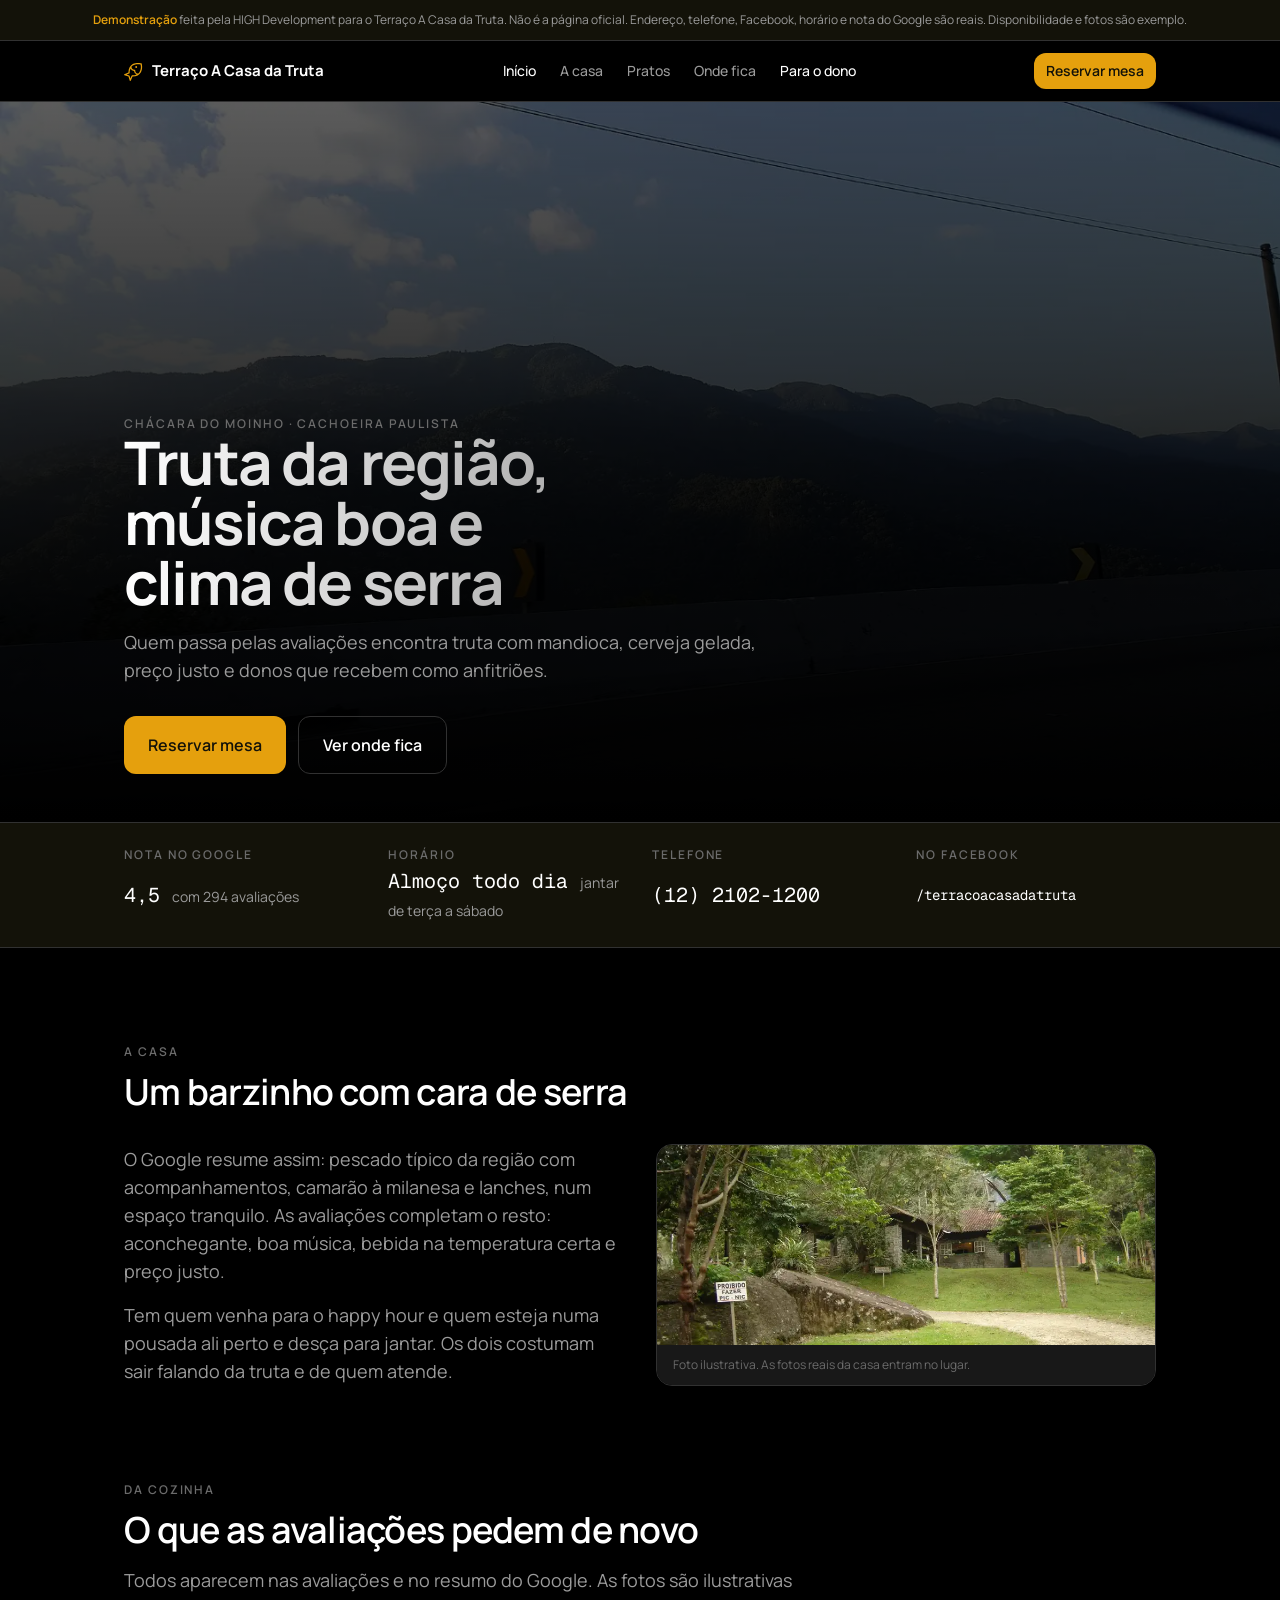
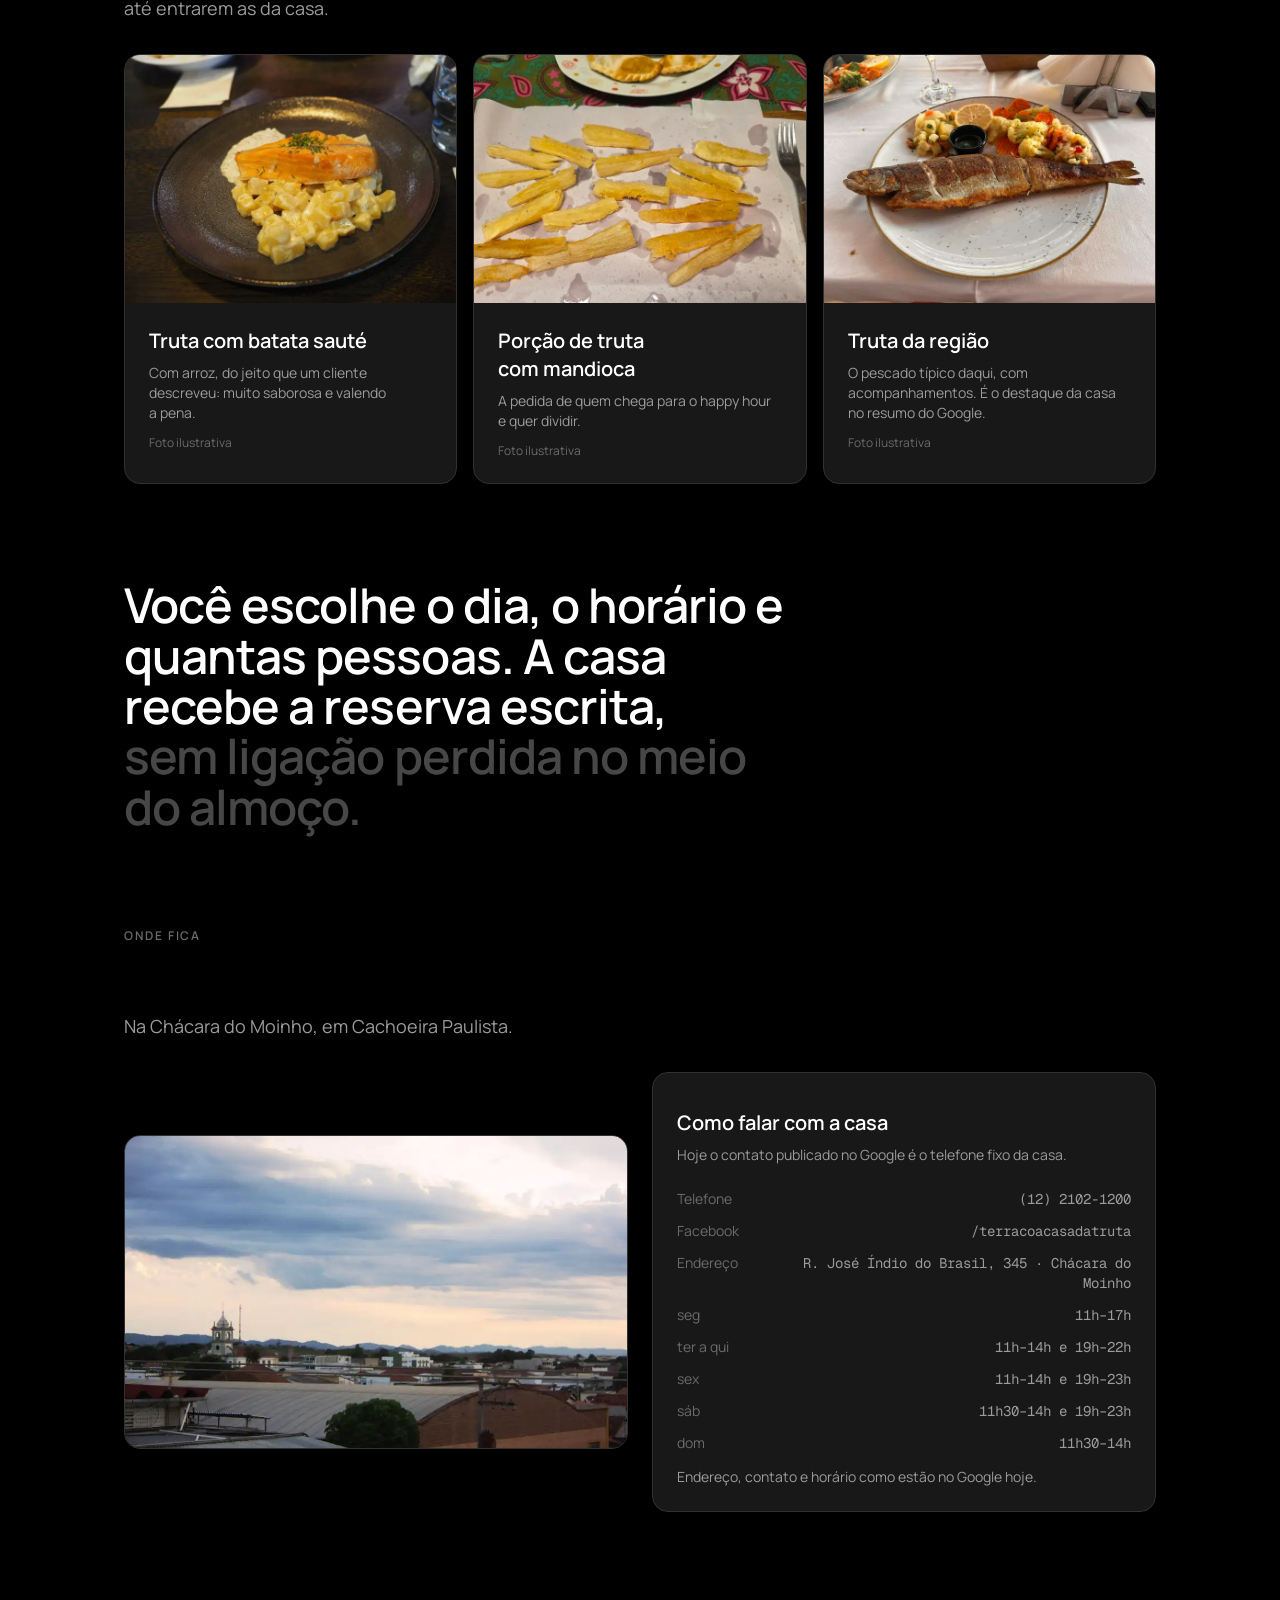
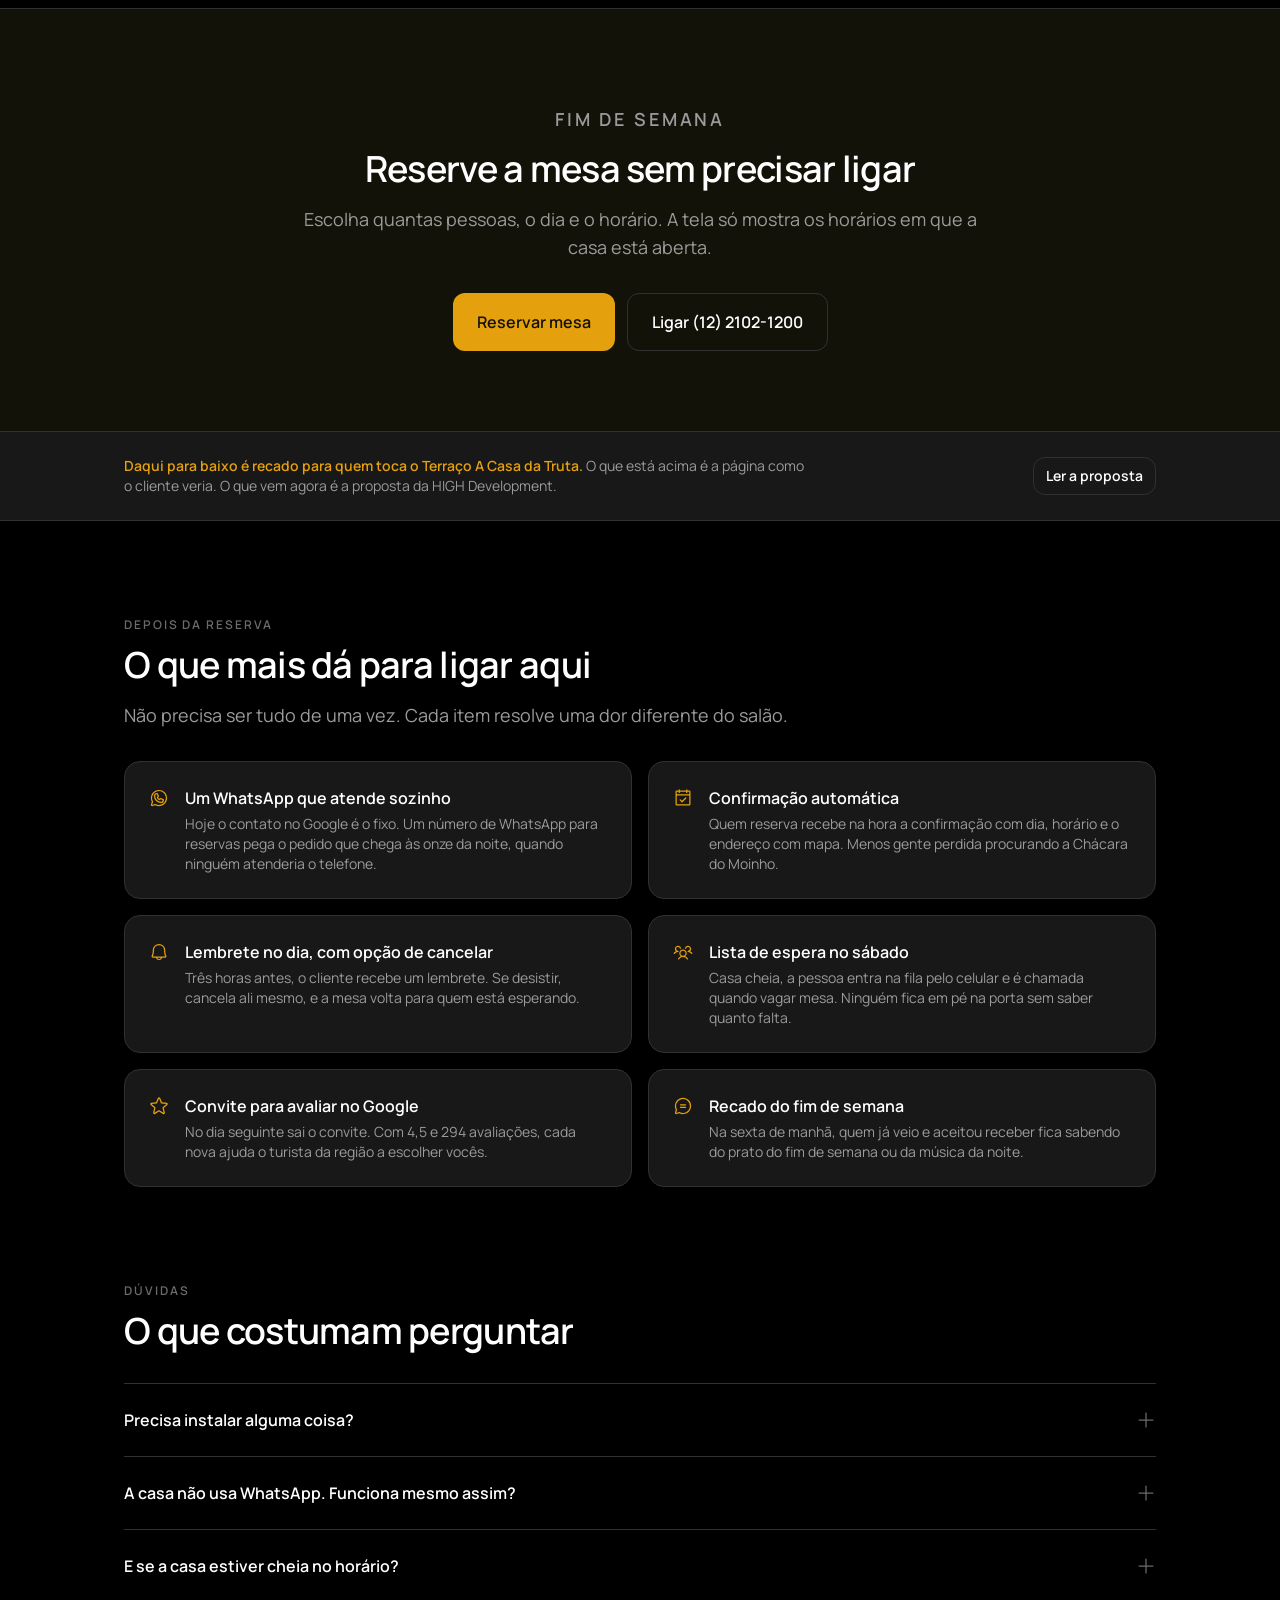
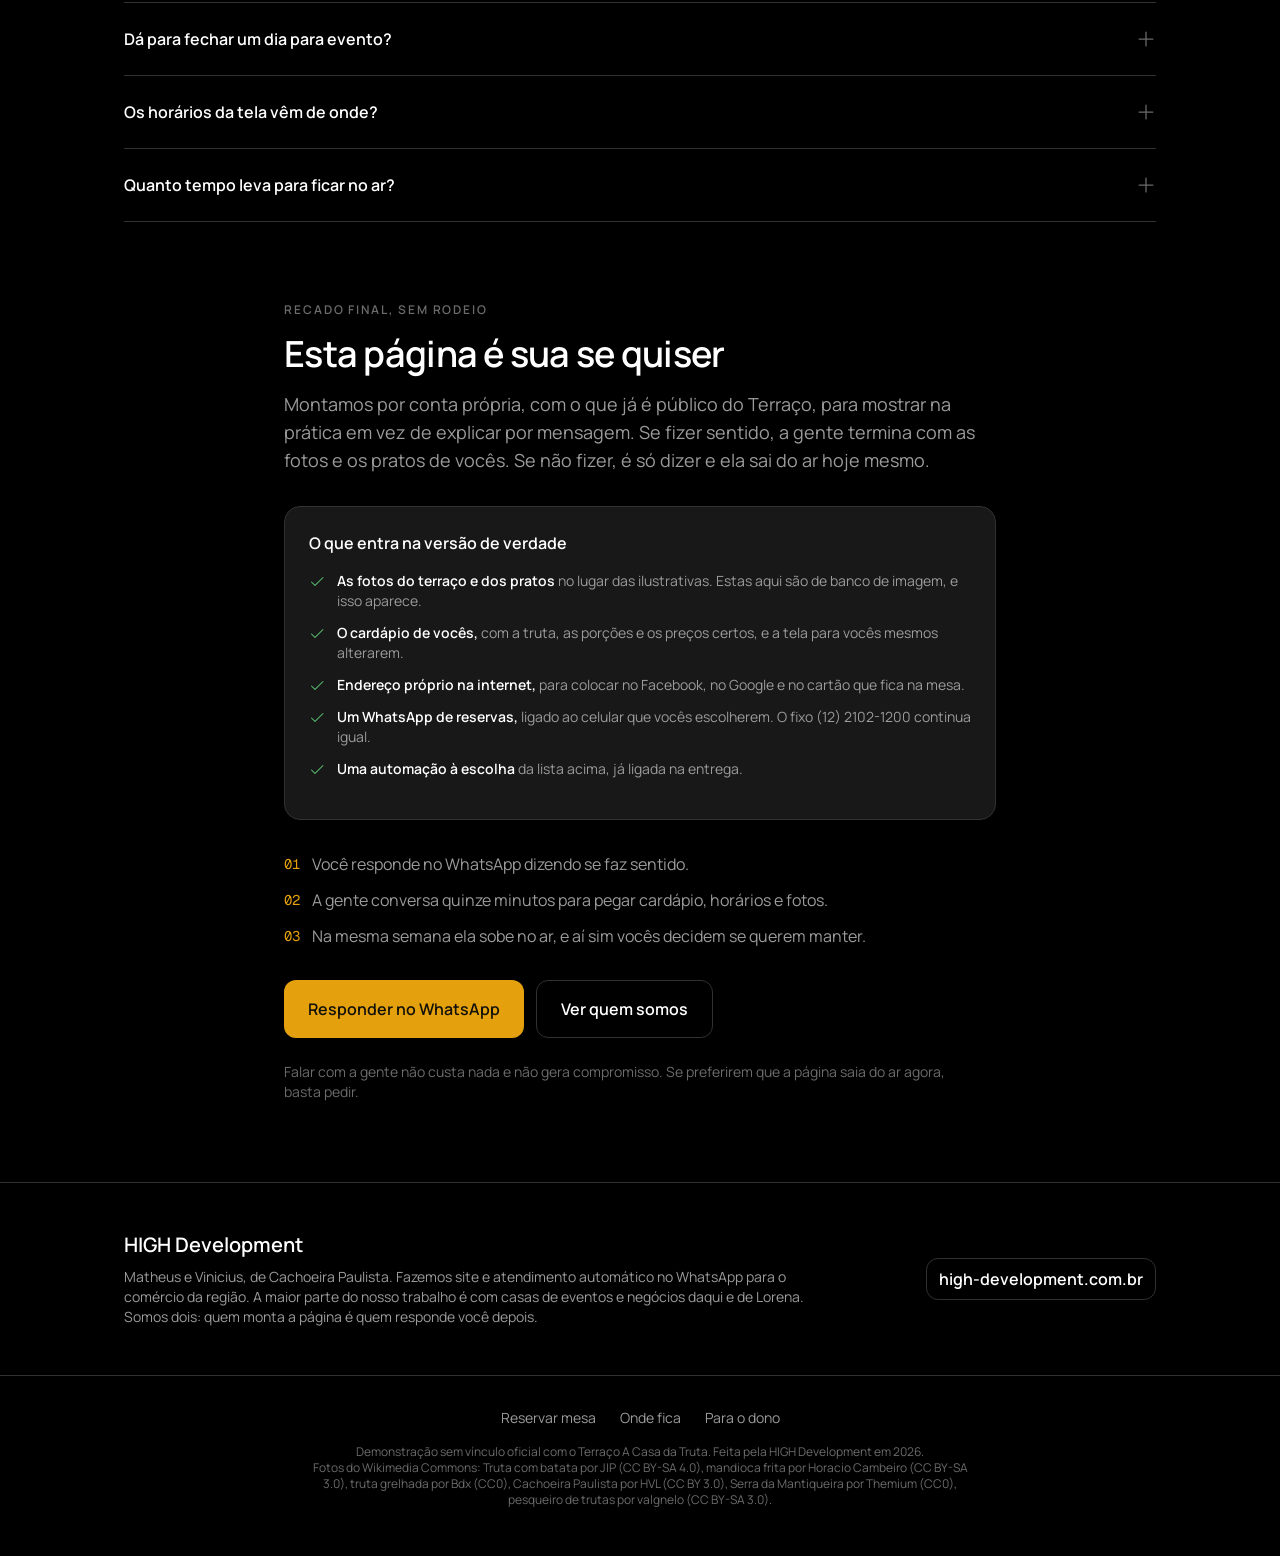
<file: terraco-a-casa-da-truta/index.html>
<!doctype html>
<html lang="pt-BR">
<meta charset="utf-8">
<meta name="viewport" content="width=device-width, initial-scale=1">
<title>Terraço A Casa da Truta</title>
<meta name="description" content="Terraço A Casa da Truta, na Chácara do Moinho, em Cachoeira Paulista. Truta da região, porções e música boa. Reserve a mesa pela internet.">
<meta name="robots" content="noindex, nofollow">
<link rel="preconnect" href="https://fonts.googleapis.com">
<link rel="stylesheet" href="https://fonts.googleapis.com/css2?family=Manrope:wght@400;500;600;700&family=Geist+Mono:wght@400;500&display=swap">
<link rel="stylesheet" href="estilo.css">
<style>
/* ---------- capa ---------- */
.capa{position:relative;border-bottom:1px solid var(--line);display:grid;isolation:isolate}
.capa img{grid-area:1/1;width:100%;height:100%;object-fit:cover;opacity:.55}
.capa .sobre{grid-area:1/1;display:flex;align-items:flex-end;min-height:440px}
@media(min-width:768px){.capa .sobre{min-height:520px}}
@media(min-width:1280px){.capa .sobre{min-height:560px}}
.capa .sobre > .in{max-width:1080px;margin:0 auto;padding:0 24px 48px;width:100%}
.capa h1{font-size:30px;line-height:1.05;font-weight:700;letter-spacing:-.03em;
  background:linear-gradient(90deg,#FFFFFF,#9B9B9B);
  -webkit-background-clip:text;background-clip:text;color:transparent;max-width:14ch}
@media(min-width:480px){.capa h1{font-size:40px;line-height:1}}
@media(min-width:768px){.capa h1{font-size:60px}}
.capa .lin{font-size:18px;line-height:28px;color:var(--tx2);margin-top:16px;max-width:680px}
.capa .acts{display:flex;flex-wrap:wrap;gap:12px;margin-top:32px}
.capa::after{content:"";position:absolute;inset:0;pointer-events:none;
  background:linear-gradient(180deg,rgba(0,0,0,.35) 0%,rgba(0,0,0,.85) 70%,#000 100%)}
.capa .sobre{z-index:2}

/* ---------- prova ---------- */
.prova{border-bottom:1px solid var(--line);background:var(--warm)}
.prova > .in{max-width:1080px;margin:0 auto;padding:24px;display:grid;gap:24px}
@media(min-width:768px){.prova > .in{grid-template-columns:repeat(4,1fr)}}
.prova div{display:grid;gap:4px}
.prova .k{font-size:12px;line-height:16px;color:var(--tx3);letter-spacing:.16em;
  text-transform:uppercase;font-weight:600}
.prova .v{font-family:var(--mono);font-size:20px;line-height:28px;color:var(--tx)}
.prova .v small{font-family:var(--sans);font-size:14px;line-height:20px;color:var(--tx2)}

/* ---------- a casa ---------- */
.casa{display:grid;gap:32px;margin-top:32px}
@media(min-width:900px){.casa{grid-template-columns:1fr 1fr;align-items:center}}
.casa p + p{margin-top:16px}
.casa .foto{border:1px solid var(--line);border-radius:16px;overflow:hidden;margin:0}
.casa .foto img{width:100%;height:auto;aspect-ratio:1200/480;object-fit:cover}
.casa .foto figcaption{padding:12px 16px;font-size:12px;line-height:16px;color:var(--tx3);
  background:var(--s1)}

/* ---------- destaques ---------- */
.pratos{display:grid;gap:16px;margin-top:32px}
@media(min-width:768px){.pratos{grid-template-columns:repeat(3,1fr)}}
.prato{border:1px solid var(--line);border-radius:16px;overflow:hidden;background:var(--s1);
  margin:0;display:flex;flex-direction:column}
.prato img{width:100%;height:auto;aspect-ratio:4/3;object-fit:cover}
.prato figcaption{padding:24px;flex:1}
.prato h3{font-size:20px;line-height:28px}
.prato p{font-size:14px;line-height:20px;color:var(--tx2);margin-top:8px}
.prato .nota{font-size:12px;line-height:16px;color:var(--tx3);margin-top:12px}

/* ---------- onde ---------- */
.onde{display:grid;gap:24px;margin-top:32px}
@media(min-width:900px){.onde{grid-template-columns:1fr 1fr;align-items:center}}
.ondeimg{border:1px solid var(--line);border-radius:16px;overflow:hidden;background:var(--s1);margin:0}
.ondeimg img{width:100%;height:auto;aspect-ratio:900/558;object-fit:cover}
.onde > *{min-width:0}
.ondecard dl{margin-top:24px;display:grid;grid-template-columns:1fr;gap:4px;
  font-size:14px;line-height:20px}
.ondecard dt{color:var(--tx3)}
.ondecard dd{margin:0;font-family:var(--mono);color:var(--tx2);min-width:0}
.ondecard dd + dt{margin-top:12px}
@media(min-width:480px){
  .ondecard dl{grid-template-columns:auto 1fr;gap:12px 24px}
  .ondecard dd{text-align:right}
  .ondecard dd + dt{margin-top:0}
}

/* ---------- faixa de pedido ---------- */
.faixa{margin-top:96px;border-top:1px solid var(--line);border-bottom:1px solid var(--line);
  background:var(--warm)}
.faixa > .in{max-width:760px;margin:0 auto;padding:80px 24px;text-align:center}
.faixa h2{margin-top:16px}
.faixa p{font-size:18px;line-height:28px;color:var(--tx2);margin-top:16px}
.faixa .acts{display:flex;flex-wrap:wrap;gap:12px;justify-content:center;margin-top:32px}

/* ---------- proposta ---------- */
.corte{margin-top:96px;padding:24px 0;border-top:1px solid var(--line);
  border-bottom:1px solid var(--line);background:var(--s1)}
.corte > .in{max-width:1080px;margin:0 auto;padding:0 24px;display:flex;align-items:center;
  gap:16px;flex-wrap:wrap;justify-content:space-between}
.corte p{font-size:14px;line-height:20px;color:var(--tx2);max-width:680px}
.corte b{color:var(--amber);font-weight:600}
.final > .in{max-width:760px;margin:0 auto;padding:80px 24px}
.final h2{margin-top:16px}
.final .lead{font-size:18px;line-height:28px;color:var(--tx2);margin-top:16px}
.pacote{background:var(--s1);border:1px solid var(--line);border-radius:16px;padding:24px;
  margin-top:32px}
.pacote h3{font-size:16px;line-height:24px}
.pacote ul{list-style:none;margin-top:16px;padding:0;display:grid;gap:12px}
.pacote li{display:flex;gap:12px;align-items:flex-start;font-size:14px;line-height:20px;
  color:var(--tx2)}
.pacote li svg{flex:0 0 auto;color:var(--ok);margin-top:2px}
.pacote li b{color:var(--tx);font-weight:600}
.passos{display:grid;gap:12px;margin-top:32px}
.passos div{display:flex;gap:12px;align-items:flex-start;font-size:16px;line-height:24px;
  color:var(--tx2)}
.passos .n{font-family:var(--mono);font-size:14px;line-height:24px;color:var(--amber);flex:0 0 auto}
.finalacts{display:flex;flex-wrap:wrap;gap:12px;margin-top:32px}
.nota{font-size:14px;line-height:20px;color:var(--tx3);margin-top:24px}

.faq{margin-top:32px;border-top:1px solid var(--line)}
.faq details{border-bottom:1px solid var(--line)}
.faq summary{list-style:none;cursor:pointer;padding:24px 0;font-size:16px;line-height:24px;
  font-weight:600;display:flex;justify-content:space-between;gap:16px;align-items:center;
  transition:color 700ms var(--ease)}
.faq summary::-webkit-details-marker{display:none}
.faq summary:hover{color:var(--amber)}
.faq summary svg{flex:0 0 auto;color:var(--tx3);transition:transform 700ms var(--ease)}
.faq details[open] summary svg{transform:rotate(45deg)}
.faq p{margin-bottom:24px;font-size:16px;line-height:24px;color:var(--tx2);max-width:680px}

/* ---------- gerador ---------- */
.lead-p{font-size:18px;line-height:28px;color:var(--tx2)}
.cardp{font-size:16px;line-height:24px;color:var(--tx2);margin-top:12px}
.fonte{font-size:12px;line-height:16px;color:var(--tx3);margin-top:16px}
.prova .v.peq{font-size:14px;line-height:28px}
.onde.so{grid-template-columns:1fr}
.onde.so .ondecard{max-width:680px}
.faixa + .corte{margin-top:0;border-top:0}
</style>
<a class="skip" href="#casa">Ir para o conteúdo</a>

<div class="flag">
  <b>Demonstração</b> feita pela HIGH Development para o Terraço A Casa da Truta. Não é a página oficial.
  Endereço, telefone, Facebook, horário e nota do Google são reais. Disponibilidade e fotos são exemplo.
</div>

<nav>
  <div class="navin">
    <div class="navtop">
      <a class="brand" href="index.html"><svg width="20" height="20" aria-hidden="true" viewBox="0 0 256 256" fill="currentColor"><path d="M168,76a12,12,0,1,1-12-12A12,12,0,0,1,168,76Zm48.72,67.64c-19.37,34.9-55.44,53.76-107.24,56.1l-22,51.41A8,8,0,0,1,80.1,256l-.51,0a8,8,0,0,1-7.19-5.78L57.6,198.39,5.8,183.56a8,8,0,0,1-1-15.05l51.41-22c2.35-51.78,21.21-87.84,56.09-107.22,24.75-13.74,52.74-15.84,71.88-15.18,18.64.64,36,4.27,38.86,6a8,8,0,0,1,2.83,2.83c1.69,2.85,5.33,20.21,6,38.85C232.55,90.89,230.46,118.89,216.72,143.64Zm-55.18,29a52.11,52.11,0,0,1-33.4-44.78A52.09,52.09,0,0,1,83.37,94.47q-10.45,23.79-11.3,57.59a8,8,0,0,1-4.85,7.17L31.83,174.37l34.45,9.86a8,8,0,0,1,5.49,5.5l9.84,34.44,15.16-35.4a8,8,0,0,1,7.17-4.84Q137.71,183.12,161.54,172.64ZM212.42,43.57c-14.15-3-64.1-11-100.3,14.75a81.21,81.21,0,0,0-16,15.07,36,36,0,0,0,39.35,38.44,8,8,0,0,1,8.73,8.73,36,36,0,0,0,38.47,39.34,80.81,80.81,0,0,0,15-16C223.42,107.73,215.42,57.74,212.42,43.57Z"/></svg>
        <span class="bl">Terraço A Casa da Truta</span><span class="bs">Casa da Truta</span></a>
      <a class="btn sm" href="reserva.html">Reservar mesa</a>
    </div>
    <div class="navlinks">
      <a href="index.html" aria-current="page">Início</a>
      <a href="#casa">A casa</a>
      <a href="#destaques">Pratos</a>
      <a href="#onde">Onde fica</a>
      <a href="#proposta">Para o dono</a>
    </div>
  </div>
</nav>

<main>

<div class="capa">
  <img src="serra.webp" width="1400" height="788" alt="Morros da Serra da Mantiqueira sob céu azul" loading="eager">
  <div class="sobre">
    <div class="in">
      <p class="eyebrow">Chácara do Moinho · Cachoeira Paulista</p>
      <h1>Truta da região, música boa e clima de serra</h1>
      <p class="lin">Quem passa pelas avaliações encontra truta com mandioca, cerveja gelada, preço justo e donos que recebem como anfitriões.</p>
      <div class="acts">
        <a class="btn big" href="reserva.html">Reservar mesa</a>
        <a class="btn big ghost" href="#onde">Ver onde fica</a>
      </div>
    </div>
  </div>
</div>

<div class="prova">
  <div class="in">
    <div><span class="k">Nota no Google</span><span class="v">4,5 <small>com 294 avaliações</small></span></div>
    <div><span class="k">Horário</span><span class="v">Almoço todo dia <small>jantar de terça a sábado</small></span></div>
    <div><span class="k">Telefone</span><span class="v">(12) 2102-1200</span></div>
    <div><span class="k">No Facebook</span><span class="v peq">/terracoacasadatruta</span></div>
  </div>
</div>

<div class="wrap">
  <section id="casa">
    <div class="sechead">
      <p class="eyebrow rv">A casa</p>
      <h2 class="rv">Um barzinho com cara de serra</h2>
    </div>
    <div class="casa">
      <div class="rv">
        <p class="lead-p">O Google resume assim: pescado típico da região com acompanhamentos, camarão à milanesa e lanches, num espaço tranquilo. As avaliações completam o resto: aconchegante, boa música, bebida na temperatura certa e preço justo.</p>
        <p class="lead-p">Tem quem venha para o happy hour e quem esteja numa pousada ali perto e desça para jantar. Os dois costumam sair falando da truta e de quem atende.</p>
      </div>
      <figure class="foto rv">
        <img src="pesqueiro.webp" width="1200" height="480" alt="Tanques de criação de trutas cercados de mata, na serra" loading="lazy">
        <figcaption>Foto ilustrativa. As fotos reais da casa entram no lugar.</figcaption>
      </figure>
    </div>
  </section>

  <section id="destaques">
    <div class="sechead">
      <p class="eyebrow rv">Da cozinha</p>
      <h2 class="rv">O que as avaliações pedem de novo</h2>
      <p class="secsub rv">Todos aparecem nas avaliações e no resumo do Google. As fotos são ilustrativas até entrarem as da casa.</p>
    </div>
    <div class="pratos">
      <figure class="prato rv">
        <img src="truta-batata.webp" width="720" height="540" alt="Filé de truta servido sobre batatas douradas" loading="lazy">
        <figcaption>
          <h3>Truta com batata sauté</h3>
          <p>Com arroz, do jeito que um cliente descreveu: muito saborosa e valendo a pena.</p>
          <p class="nota">Foto ilustrativa</p>
        </figcaption>
      </figure>
      <figure class="prato rv">
        <img src="mandioca.webp" width="720" height="540" alt="Porção de mandioca frita numa tábua de madeira" loading="lazy">
        <figcaption>
          <h3>Porção de truta com mandioca</h3>
          <p>A pedida de quem chega para o happy hour e quer dividir.</p>
          <p class="nota">Foto ilustrativa</p>
        </figcaption>
      </figure>
      <figure class="prato rv">
        <img src="truta-inteira.webp" width="720" height="540" alt="Truta inteira grelhada com legumes no prato" loading="lazy">
        <figcaption>
          <h3>Truta da região</h3>
          <p>O pescado típico daqui, com acompanhamentos. É o destaque da casa no resumo do Google.</p>
          <p class="nota">Foto ilustrativa</p>
        </figcaption>
      </figure>
    </div>
  </section>
</div>

<div class="wrap tagline">
  <p id="tag">Você escolhe o dia, o horário e quantas pessoas. A casa recebe a reserva escrita, sem ligação perdida no meio do almoço.</p>
</div>

<div class="wrap">
  <section id="onde">
    <div class="sechead">
      <p class="eyebrow rv">Onde fica</p>
      <h2 class="rv">Rua José Índio do Brasil, 345</h2>
      <p class="secsub rv">Na Chácara do Moinho, em Cachoeira Paulista.</p>
    </div>
    <div class="onde">
      <figure class="ondeimg rv">
        <img src="city.webp" width="900" height="600" alt="Vista da cidade de Cachoeira Paulista com os morros ao fundo" loading="lazy">
      </figure>
      <div class="blk ondecard rv">
        <h3>Como falar com a casa</h3>
        <p class="cardp">Hoje o contato publicado no Google é o telefone fixo da casa.</p>
        <dl>
          <dt>Telefone</dt><dd>(12) 2102-1200</dd>
          <dt>Facebook</dt><dd>/terracoacasadatruta</dd>
          <dt>Endereço</dt><dd>R. José Índio do Brasil, 345 · Chácara do Moinho</dd>
          <dt>seg</dt><dd>11h–17h</dd>
          <dt>ter a qui</dt><dd>11h–14h e 19h–22h</dd>
          <dt>sex</dt><dd>11h–14h e 19h–23h</dd>
          <dt>sáb</dt><dd>11h30–14h e 19h–23h</dd>
          <dt>dom</dt><dd>11h30–14h</dd>
        </dl>
        <p class="fonte">Endereço, contato e horário como estão no Google hoje.</p>
      </div>
    </div>
  </section>
</div>

<div class="faixa">
  <div class="in">
    <p class="eyebrow rv">Fim de semana</p>
    <h2 class="rv">Reserve a mesa sem precisar ligar</h2>
    <p class="rv">Escolha quantas pessoas, o dia e o horário. A tela só mostra os horários em que a casa está aberta.</p>
    <div class="acts rv">
      <a class="btn big" href="reserva.html">Reservar mesa</a>
      <a class="btn big ghost" href="tel:+551221021200">Ligar (12) 2102-1200</a>
    </div>
  </div>
</div>

<div class="corte">
  <div class="in">
    <p><b>Daqui para baixo é recado para quem toca o Terraço A Casa da Truta.</b> O que está acima é a página como o cliente veria. O que vem agora é a proposta da HIGH Development.</p>
    <a class="btn sm ghost" href="#proposta">Ler a proposta</a>
  </div>
</div>

<div class="wrap">
  <section id="proposta" style="padding-top:96px">
    <div class="sechead">
      <p class="eyebrow rv">Depois da reserva</p>
      <h2 class="rv">O que mais dá para ligar aqui</h2>
      <p class="secsub rv">Não precisa ser tudo de uma vez. Cada item resolve uma dor diferente do salão.</p>
    </div>
    <div class="cols2">
      <article class="blk icon rv">
        <svg width="20" height="20" aria-hidden="true" viewBox="0 0 256 256" fill="currentColor"><path d="M187.58,144.84l-32-16a8,8,0,0,0-8,.5l-14.69,9.8a40.55,40.55,0,0,1-16-16l9.8-14.69a8,8,0,0,0,.5-8l-16-32A8,8,0,0,0,104,64a40,40,0,0,0-40,40,88.1,88.1,0,0,0,88,88,40,40,0,0,0,40-40A8,8,0,0,0,187.58,144.84ZM152,176a72.08,72.08,0,0,1-72-72A24,24,0,0,1,99.29,80.46l11.48,23L101,118a8,8,0,0,0-.73,7.51,56.47,56.47,0,0,0,30.15,30.15A8,8,0,0,0,138,155l14.61-9.74,23,11.48A24,24,0,0,1,152,176ZM128,24A104,104,0,0,0,36.18,176.88L24.83,210.93a16,16,0,0,0,20.24,20.24l34.05-11.35A104,104,0,1,0,128,24Zm0,192a87.87,87.87,0,0,1-44.06-11.81,8,8,0,0,0-6.54-.67L40,216,52.47,178.6a8,8,0,0,0-.66-6.54A88,88,0,1,1,128,216Z"/></svg>
        <div><h3>Um WhatsApp que atende sozinho</h3><p>Hoje o contato no Google é o fixo. Um número de WhatsApp para reservas pega o pedido que chega às onze da noite, quando ninguém atenderia o telefone.</p></div>
      </article>
      <article class="blk icon rv">
        <svg width="20" height="20" aria-hidden="true" viewBox="0 0 256 256" fill="currentColor"><path d="M208,32H184V24a8,8,0,0,0-16,0v8H88V24a8,8,0,0,0-16,0v8H48A16,16,0,0,0,32,48V208a16,16,0,0,0,16,16H208a16,16,0,0,0,16-16V48A16,16,0,0,0,208,32ZM72,48v8a8,8,0,0,0,16,0V48h80v8a8,8,0,0,0,16,0V48h24V80H48V48ZM208,208H48V96H208V208Zm-38.34-85.66a8,8,0,0,1,0,11.32l-48,48a8,8,0,0,1-11.32,0l-24-24a8,8,0,0,1,11.32-11.32L116,164.69l42.34-42.35A8,8,0,0,1,169.66,122.34Z"/></svg>
        <div><h3>Confirmação automática</h3><p>Quem reserva recebe na hora a confirmação com dia, horário e o endereço com mapa. Menos gente perdida procurando a Chácara do Moinho.</p></div>
      </article>
      <article class="blk icon rv">
        <svg width="20" height="20" aria-hidden="true" viewBox="0 0 256 256" fill="currentColor"><path d="M221.8,175.94C216.25,166.38,208,139.33,208,104a80,80,0,1,0-160,0c0,35.34-8.26,62.38-13.81,71.94A16,16,0,0,0,48,200H88.81a40,40,0,0,0,78.38,0H208a16,16,0,0,0,13.8-24.06ZM128,216a24,24,0,0,1-22.62-16h45.24A24,24,0,0,1,128,216ZM48,184c7.7-13.24,16-43.92,16-80a64,64,0,1,1,128,0c0,36.05,8.28,66.73,16,80Z"/></svg>
        <div><h3>Lembrete no dia, com opção de cancelar</h3><p>Três horas antes, o cliente recebe um lembrete. Se desistir, cancela ali mesmo, e a mesa volta para quem está esperando.</p></div>
      </article>
      <article class="blk icon rv">
        <svg width="20" height="20" aria-hidden="true" viewBox="0 0 256 256" fill="currentColor"><path d="M244.8,150.4a8,8,0,0,1-11.2-1.6A51.6,51.6,0,0,0,192,128a8,8,0,0,1-7.37-4.89,8,8,0,0,1,0-6.22A8,8,0,0,1,192,112a24,24,0,1,0-23.24-30,8,8,0,1,1-15.5-4A40,40,0,1,1,219,117.51a67.94,67.94,0,0,1,27.43,21.68A8,8,0,0,1,244.8,150.4ZM190.92,212a8,8,0,1,1-13.84,8,57,57,0,0,0-98.16,0,8,8,0,1,1-13.84-8,72.06,72.06,0,0,1,33.74-29.92,48,48,0,1,1,58.36,0A72.06,72.06,0,0,1,190.92,212ZM128,176a32,32,0,1,0-32-32A32,32,0,0,0,128,176ZM72,120a8,8,0,0,0-8-8A24,24,0,1,1,87.24,82a8,8,0,1,0,15.5-4A40,40,0,1,0,37,117.51,67.94,67.94,0,0,0,9.6,139.19a8,8,0,1,0,12.8,9.61A51.6,51.6,0,0,1,64,128,8,8,0,0,0,72,120Z"/></svg>
        <div><h3>Lista de espera no sábado</h3><p>Casa cheia, a pessoa entra na fila pelo celular e é chamada quando vagar mesa. Ninguém fica em pé na porta sem saber quanto falta.</p></div>
      </article>
      <article class="blk icon rv">
        <svg width="20" height="20" aria-hidden="true" viewBox="0 0 256 256" fill="currentColor"><path d="M239.18,97.26A16.38,16.38,0,0,0,224.92,86l-59-4.76L143.14,26.15a16.36,16.36,0,0,0-30.27,0L90.11,81.23,31.08,86a16.46,16.46,0,0,0-9.37,28.86l45,38.83L53,211.75a16.38,16.38,0,0,0,24.5,17.82L128,198.49l50.53,31.08A16.4,16.4,0,0,0,203,211.75l-13.76-58.07,45-38.83A16.43,16.43,0,0,0,239.18,97.26Zm-15.34,5.47-48.7,42a8,8,0,0,0-2.56,7.91l14.88,62.8a.37.37,0,0,1-.17.48c-.18.14-.23.11-.38,0l-54.72-33.65a8,8,0,0,0-8.38,0L69.09,215.94c-.15.09-.19.12-.38,0a.37.37,0,0,1-.17-.48l14.88-62.8a8,8,0,0,0-2.56-7.91l-48.7-42c-.12-.1-.23-.19-.13-.5s.18-.27.33-.29l63.92-5.16A8,8,0,0,0,103,91.86l24.62-59.61c.08-.17.11-.25.35-.25s.27.08.35.25L153,91.86a8,8,0,0,0,6.75,4.92l63.92,5.16c.15,0,.24,0,.33.29S224,102.63,223.84,102.73Z"/></svg>
        <div><h3>Convite para avaliar no Google</h3><p>No dia seguinte sai o convite. Com 4,5 e 294 avaliações, cada nova ajuda o turista da região a escolher vocês.</p></div>
      </article>
      <article class="blk icon rv">
        <svg width="20" height="20" aria-hidden="true" viewBox="0 0 256 256" fill="currentColor"><path d="M168,112a8,8,0,0,1-8,8H96a8,8,0,0,1,0-16h64A8,8,0,0,1,168,112Zm-8,24H96a8,8,0,0,0,0,16h64a8,8,0,0,0,0-16Zm72-8A104,104,0,0,1,79.12,219.82L45.07,231.17a16,16,0,0,1-20.24-20.24l11.35-34.05A104,104,0,1,1,232,128Zm-16,0A88,88,0,1,0,51.81,172.06a8,8,0,0,1,.66,6.54L40,216,77.4,203.53a7.85,7.85,0,0,1,2.53-.42,8,8,0,0,1,4,1.08A88,88,0,0,0,216,128Z"/></svg>
        <div><h3>Recado do fim de semana</h3><p>Na sexta de manhã, quem já veio e aceitou receber fica sabendo do prato do fim de semana ou da música da noite.</p></div>
      </article>
    </div>
  </section>

  <section>
    <div class="sechead">
      <p class="eyebrow rv">Dúvidas</p>
      <h2 class="rv">O que costumam perguntar</h2>
    </div>
    <div class="faq rv">
      <details><summary>Precisa instalar alguma coisa?<svg width="20" height="20" aria-hidden="true" viewBox="0 0 256 256" fill="currentColor"><path d="M224,128a8,8,0,0,1-8,8H136v80a8,8,0,0,1-16,0V136H40a8,8,0,0,1,0-16h80V40a8,8,0,0,1,16,0v80h80A8,8,0,0,1,224,128Z"/></svg></summary>
        <p>Não. É uma página na internet, abre no navegador do celular. O cliente não baixa aplicativo e vocês não instalam nada.</p></details>
      <details><summary>A casa não usa WhatsApp. Funciona mesmo assim?<svg width="20" height="20" aria-hidden="true" viewBox="0 0 256 256" fill="currentColor"><path d="M224,128a8,8,0,0,1-8,8H136v80a8,8,0,0,1-16,0V136H40a8,8,0,0,1,0-16h80V40a8,8,0,0,1,16,0v80h80A8,8,0,0,1,224,128Z"/></svg></summary>
        <p>Funciona. A gente liga um número de WhatsApp só para as reservas, que pode ser um celular da casa. O telefone fixo continua igual.</p></details>
      <details><summary>E se a casa estiver cheia no horário?<svg width="20" height="20" aria-hidden="true" viewBox="0 0 256 256" fill="currentColor"><path d="M224,128a8,8,0,0,1-8,8H136v80a8,8,0,0,1-16,0V136H40a8,8,0,0,1,0-16h80V40a8,8,0,0,1,16,0v80h80A8,8,0,0,1,224,128Z"/></svg></summary>
        <p>Vocês respondem que não tem, ou sugerem outro horário. Nenhuma reserva é confirmada sozinha sem vocês quererem.</p></details>
      <details><summary>Dá para fechar um dia para evento?<svg width="20" height="20" aria-hidden="true" viewBox="0 0 256 256" fill="currentColor"><path d="M224,128a8,8,0,0,1-8,8H136v80a8,8,0,0,1-16,0V136H40a8,8,0,0,1,0-16h80V40a8,8,0,0,1,16,0v80h80A8,8,0,0,1,224,128Z"/></svg></summary>
        <p>Dá. Um dia bloqueado some da tela, e quem tentar reservar vê o próximo dia livre.</p></details>
      <details><summary>Os horários da tela vêm de onde?<svg width="20" height="20" aria-hidden="true" viewBox="0 0 256 256" fill="currentColor"><path d="M224,128a8,8,0,0,1-8,8H136v80a8,8,0,0,1-16,0V136H40a8,8,0,0,1,0-16h80V40a8,8,0,0,1,16,0v80h80A8,8,0,0,1,224,128Z"/></svg></summary>
        <p>Do horário que a casa informa no Google. Se mudar lá, a gente muda aqui, ou vocês mesmos mudam por uma tela simples.</p></details>
      <details><summary>Quanto tempo leva para ficar no ar?<svg width="20" height="20" aria-hidden="true" viewBox="0 0 256 256" fill="currentColor"><path d="M224,128a8,8,0,0,1-8,8H136v80a8,8,0,0,1-16,0V136H40a8,8,0,0,1,0-16h80V40a8,8,0,0,1,16,0v80h80A8,8,0,0,1,224,128Z"/></svg></summary>
        <p>Esta demonstração saiu em um dia, só com o que já é público de vocês. Com as fotos da casa em mãos, a versão de verdade sobe na mesma semana.</p></details>
    </div>
  </section>
</div>

<div class="final">
  <div class="in">
    <p class="eyebrow rv">Recado final, sem rodeio</p>
    <h2 class="rv">Esta página é sua se quiser</h2>
    <p class="lead rv">Montamos por conta própria, com o que já é público do Terraço, para mostrar na prática em vez de explicar por mensagem. Se fizer sentido, a gente termina com as fotos e os pratos de vocês. Se não fizer, é só dizer e ela sai do ar hoje mesmo.</p>

    <div class="pacote rv">
      <h3>O que entra na versão de verdade</h3>
      <ul>
        <li><svg width="16" height="16" aria-hidden="true" viewBox="0 0 256 256" fill="currentColor"><path d="M229.66,77.66l-128,128a8,8,0,0,1-11.32,0l-56-56a8,8,0,0,1,11.32-11.32L96,188.69,218.34,66.34a8,8,0,0,1,11.32,11.32Z"/></svg><span><b>As fotos do terraço e dos pratos</b> no lugar das ilustrativas. Estas aqui são de banco de imagem, e isso aparece.</span></li>
        <li><svg width="16" height="16" aria-hidden="true" viewBox="0 0 256 256" fill="currentColor"><path d="M229.66,77.66l-128,128a8,8,0,0,1-11.32,0l-56-56a8,8,0,0,1,11.32-11.32L96,188.69,218.34,66.34a8,8,0,0,1,11.32,11.32Z"/></svg><span><b>O cardápio de vocês,</b> com a truta, as porções e os preços certos, e a tela para vocês mesmos alterarem.</span></li>
        <li><svg width="16" height="16" aria-hidden="true" viewBox="0 0 256 256" fill="currentColor"><path d="M229.66,77.66l-128,128a8,8,0,0,1-11.32,0l-56-56a8,8,0,0,1,11.32-11.32L96,188.69,218.34,66.34a8,8,0,0,1,11.32,11.32Z"/></svg><span><b>Endereço próprio na internet,</b> para colocar no Facebook, no Google e no cartão que fica na mesa.</span></li>
        <li><svg width="16" height="16" aria-hidden="true" viewBox="0 0 256 256" fill="currentColor"><path d="M229.66,77.66l-128,128a8,8,0,0,1-11.32,0l-56-56a8,8,0,0,1,11.32-11.32L96,188.69,218.34,66.34a8,8,0,0,1,11.32,11.32Z"/></svg><span><b>Um WhatsApp de reservas,</b> ligado ao celular que vocês escolherem. O fixo (12) 2102-1200 continua igual.</span></li>
        <li><svg width="16" height="16" aria-hidden="true" viewBox="0 0 256 256" fill="currentColor"><path d="M229.66,77.66l-128,128a8,8,0,0,1-11.32,0l-56-56a8,8,0,0,1,11.32-11.32L96,188.69,218.34,66.34a8,8,0,0,1,11.32,11.32Z"/></svg><span><b>Uma automação à escolha</b> da lista acima, já ligada na entrega.</span></li>
      </ul>
    </div>

    <div class="passos rv">
      <div><span class="n">01</span><span>Você responde no WhatsApp dizendo se faz sentido.</span></div>
      <div><span class="n">02</span><span>A gente conversa quinze minutos para pegar cardápio, horários e fotos.</span></div>
      <div><span class="n">03</span><span>Na mesma semana ela sobe no ar, e aí sim vocês decidem se querem manter.</span></div>
    </div>

    <div class="finalacts rv">
      <a class="btn big" href="https://wa.me/5512991231603?text=Oi%20Matheus%2C%20sou%20do%20Terra%C3%A7o%20A%20Casa%20da%20Truta.%20Vi%20a%20p%C3%A1gina%20que%20voc%C3%AAs%20montaram." target="_blank" rel="noopener">Responder no WhatsApp</a>
      <a class="btn big ghost" href="https://www.high-development.com.br/" target="_blank" rel="noopener">Ver quem somos</a>
    </div>
    <p class="nota rv">Falar com a gente não custa nada e não gera compromisso. Se preferirem que a página saia do ar agora, basta pedir.</p>
  </div>
</div>
</main>

<div class="sig">
  <div class="in">
    <div class="g">
      <div>
        <h3>HIGH Development</h3>
        <p>Matheus e Vinicius, de Cachoeira Paulista. Fazemos site e atendimento automático no WhatsApp para o comércio da região. A maior parte do nosso trabalho é com casas de eventos e negócios daqui e de Lorena. Somos dois: quem monta a página é quem responde você depois.</p>
      </div>
      <a class="btn ghost" href="https://www.high-development.com.br/" target="_blank" rel="noopener">high-development.com.br</a>
    </div>
  </div>
</div>
<footer>
  <div class="links">
    <a href="reserva.html">Reservar mesa</a>
    <a href="#onde">Onde fica</a>
    <a href="#proposta">Para o dono</a>
  </div>
  <small>
    Demonstração sem vínculo oficial com o Terraço A Casa da Truta. Feita pela HIGH Development em 2026.<br>
    Fotos do Wikimedia Commons: Truta com batata por JIP (CC BY-SA 4.0), mandioca frita por Horacio Cambeiro (CC BY-SA 3.0), truta grelhada por Bdx (CC0), Cachoeira Paulista por HVL (CC BY 3.0), Serra da Mantiqueira por Themium (CC0), pesqueiro de trutas por valgnelo (CC BY-SA 3.0).
  </small>
</footer>

<script>
(function(){
  "use strict";
  var io=new IntersectionObserver(function(es){
    es.forEach(function(e){ if(e.isIntersecting){ e.target.classList.add("vis"); io.unobserve(e.target);} });
  },{rootMargin:"0px 0px -10% 0px",threshold:0.1});
  [].forEach.call(document.querySelectorAll(".rv"),function(el){ io.observe(el); });

  var tag=document.getElementById("tag");
  tag.innerHTML=tag.textContent.split(" ").map(function(w){return '<span class="w">'+w+'</span>';}).join(" ");
  var pal=tag.querySelectorAll(".w");
  var io2=new IntersectionObserver(function(es){
    es.forEach(function(e){
      if(!e.isIntersecting) return;
      var i=[].indexOf.call(pal,e.target);
      window.setTimeout(function(){ e.target.classList.add("on"); }, i*45);
      io2.unobserve(e.target);
    });
  },{rootMargin:"0px 0px -35% 0px",threshold:1});
  [].forEach.call(pal,function(w){ io2.observe(w); });

  var io3=new IntersectionObserver(function(es){
    es.forEach(function(e){
      if(!e.isIntersecting) return;
      document.querySelectorAll('.navlinks a[href^="#"]').forEach(function(a){
        a.setAttribute("aria-current", a.getAttribute("href")==="#"+e.target.id ? "true":"false");
      });
    });
  },{rootMargin:"-40% 0px -55% 0px"});
  ["casa","destaques","onde","proposta"].forEach(function(id){
    var el=document.getElementById(id); if(el) io3.observe(el);
  });
})();
</script>
</file>
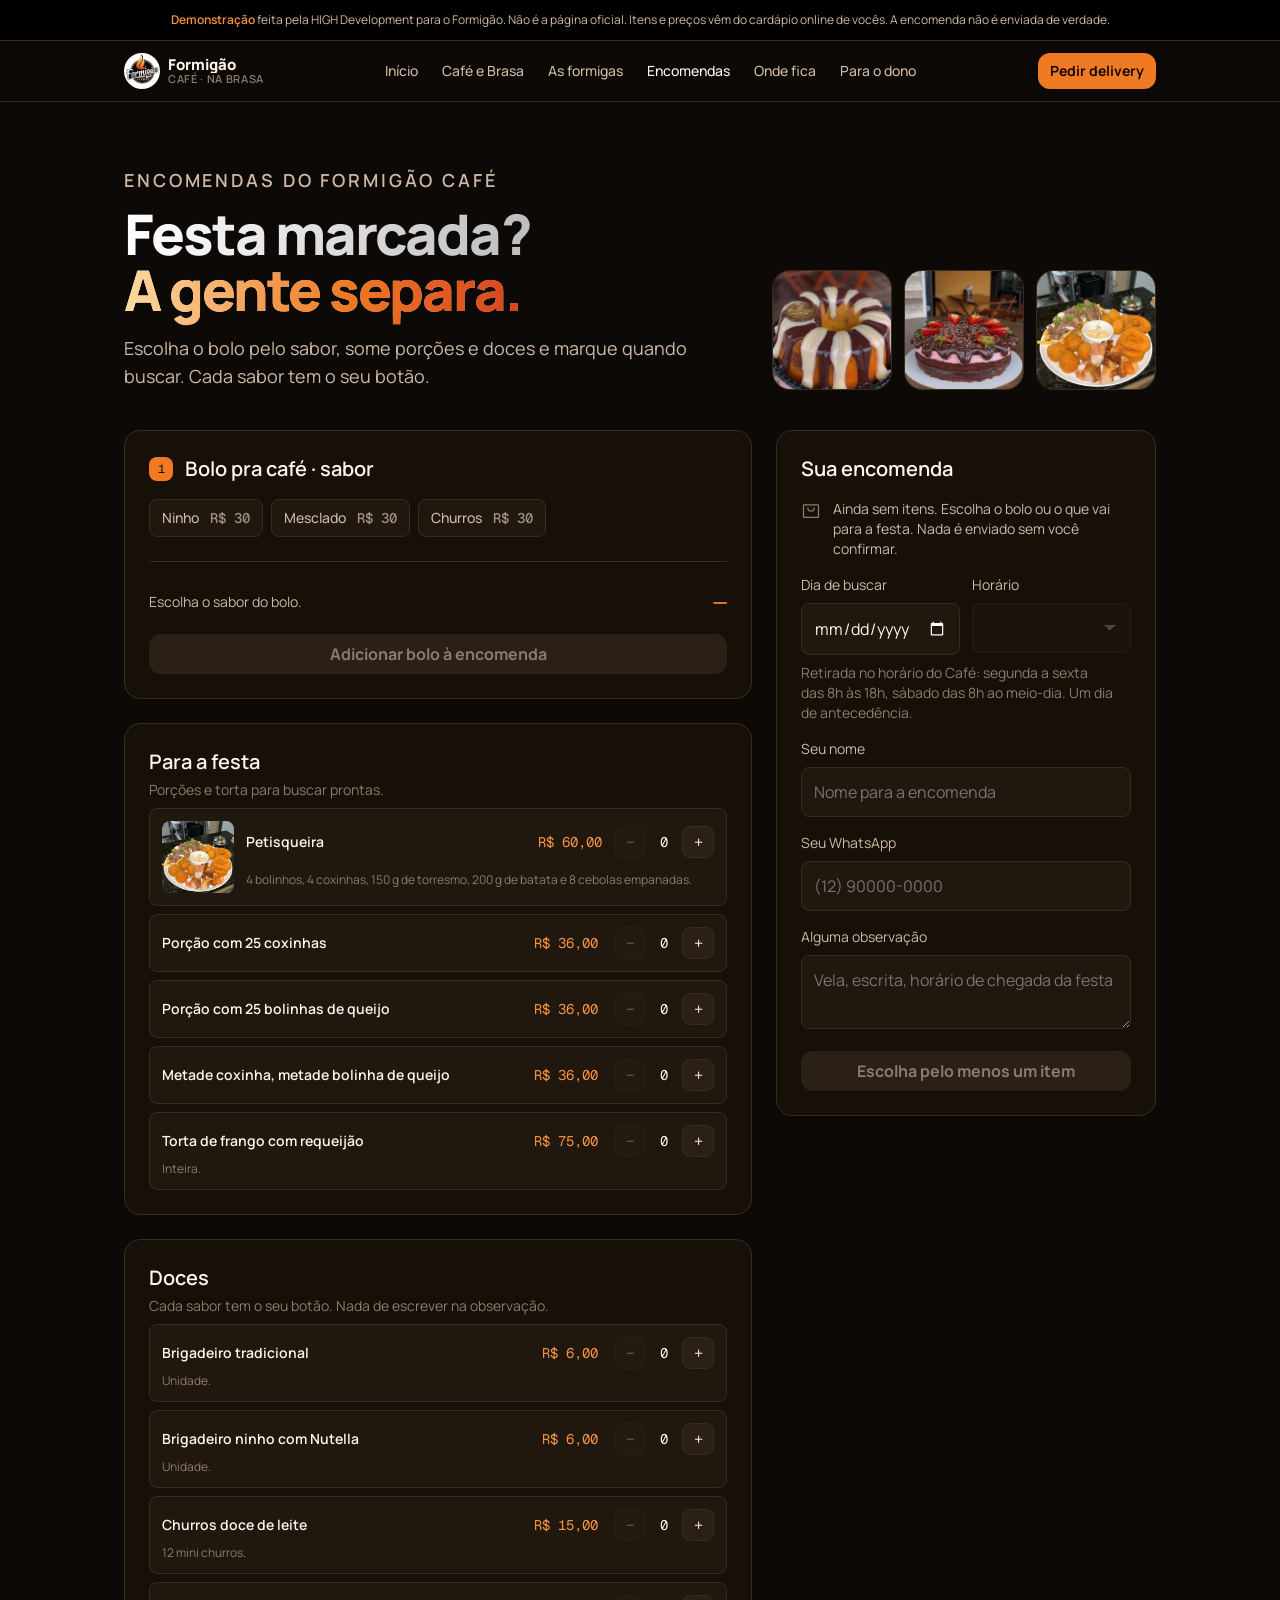
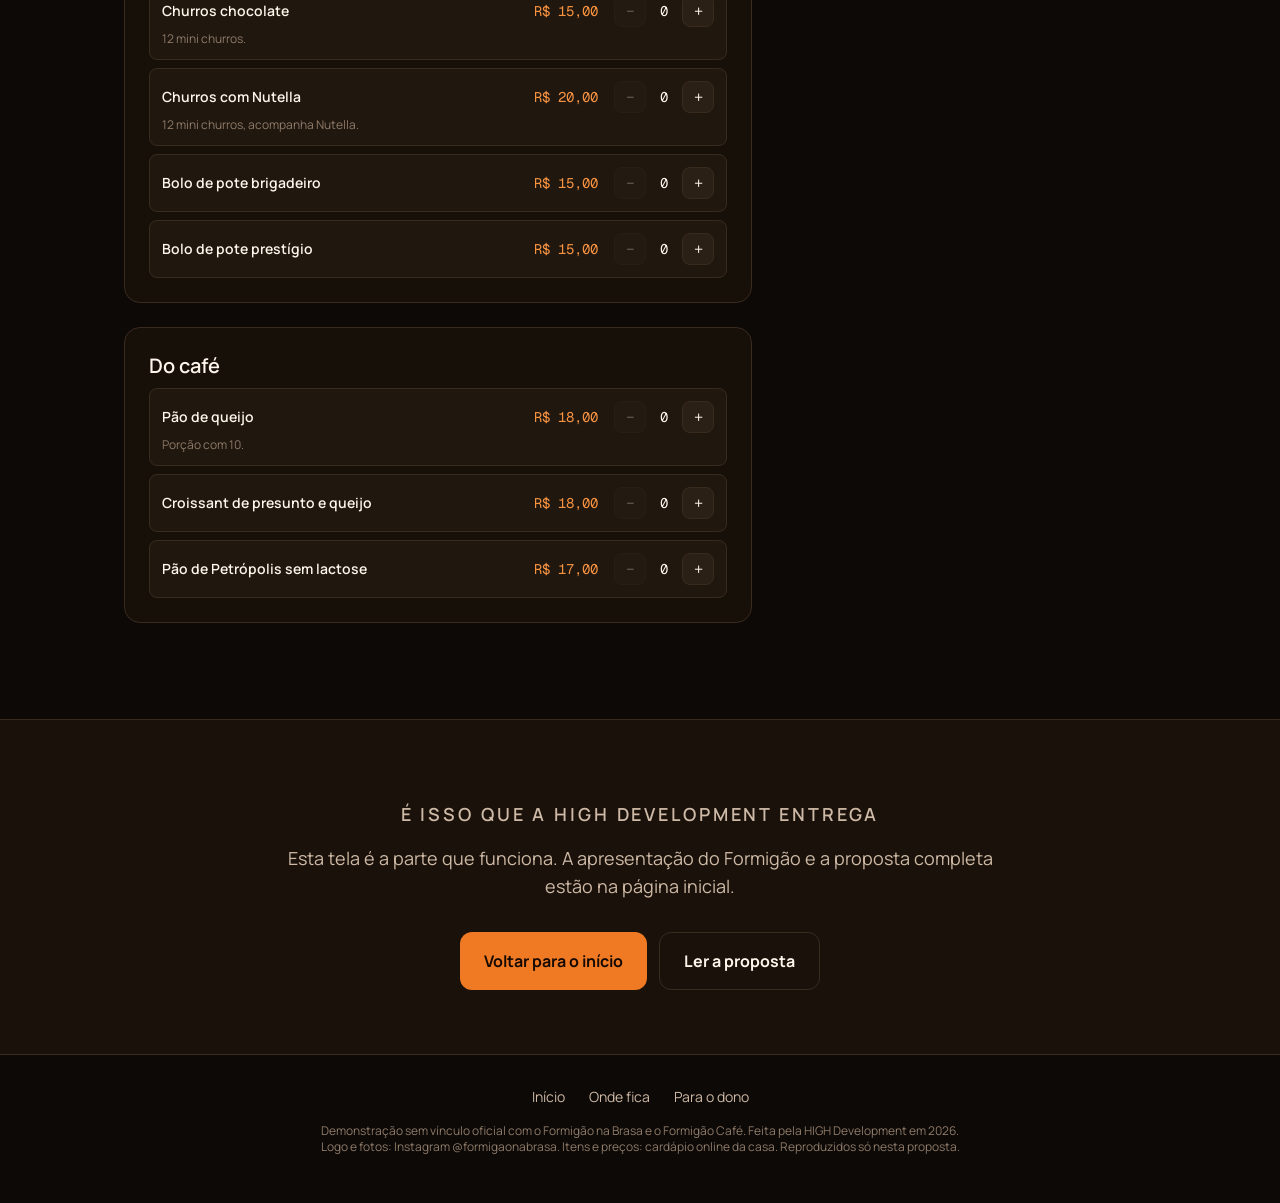
<file: formigao-na-brasa/encomenda.html>
<!doctype html>
<html lang="pt-BR">
<meta charset="utf-8">
<meta name="viewport" content="width=device-width, initial-scale=1">
<title>Encomendas · Formigão</title>
<meta name="description" content="Encomende bolo, torta, salgados e doces do Formigão Café, com sabor escolhido e dia de buscar.">
<meta name="robots" content="noindex, nofollow">
<link rel="preconnect" href="https://fonts.googleapis.com">
<link rel="stylesheet" href="https://fonts.googleapis.com/css2?family=Manrope:wght@400;500;600;700;800&family=Geist+Mono:wght@400;500&display=swap">
<link rel="stylesheet" href="estilo.css">
<style>
header.topo{padding-top:48px;display:grid;gap:32px;align-items:end}
@media(min-width:900px){header.topo{grid-template-columns:1fr auto}}
header.topo h1{font-size:40px;line-height:1;font-weight:800;letter-spacing:-.035em;margin-top:12px;max-width:640px}
@media(min-width:768px){header.topo h1{font-size:56px}}
header.topo p{font-size:18px;line-height:28px;color:var(--tx2);margin-top:16px;max-width:620px}
.fotos{display:flex;gap:12px}
.fotos img{width:120px;height:120px;border-radius:18px;object-fit:cover;border:1px solid var(--line)}
@media(max-width:480px){.fotos img{width:96px;height:96px}}
.build{display:grid;gap:24px;margin-top:40px}
.build > *{min-width:0}
@media(min-width:1000px){.build{grid-template-columns:1fr 380px;align-items:start}}
#grupos{margin-top:24px}
.card h3{font-size:20px;line-height:28px}
.card .hint{font-size:14px;line-height:20px;color:var(--tx3);margin-top:4px}
.item .pr{color:var(--amber2)}
.voltar{margin-top:96px;border-top:1px solid var(--line)}
.voltar > .in{max-width:760px;margin:0 auto;padding:64px 24px;text-align:center}
.voltar p{font-size:18px;line-height:28px;color:var(--tx2);margin-top:16px}
.voltar .acts{display:flex;gap:12px;justify-content:center;flex-wrap:wrap;margin-top:32px}
</style>

<a class="skip" href="#func">Ir para a encomenda</a>

<div class="flag">
  <b>Demonstração</b> feita pela HIGH Development para o Formigão. Não é a página oficial.
  Itens e preços vêm do cardápio online de vocês. A encomenda não é enviada de verdade.
</div>

<nav>
  <div class="navin">
    <div class="navtop">
      <a class="brand" href="index.html"><img class="logo" src="logo.webp" alt="" width="36" height="36">
        <span class="nm"><b>Formigão</b><small>café · na brasa</small></span></a>
      <a class="btn sm" href="https://delivery.yooga.app/formigao-na-brasa" target="_blank" rel="noopener">Pedir delivery</a>
    </div>
    <div class="navlinks">
      <a href="index.html">Início</a>
      <a href="index.html#casas">Café e Brasa</a>
      <a href="index.html#formigas">As formigas</a>
      <a href="#func" aria-current="page">Encomendas</a>
      <a href="index.html#onde">Onde fica</a>
      <a href="index.html#proposta">Para o dono</a>
    </div>
  </div>
</nav>

<main>
<div class="wrap">
  <header class="topo" id="func">
    <div>
      <p class="eyebrow">Encomendas do Formigão Café</p>
      <h1>Festa marcada? <span class="fogo">A gente separa.</span></h1>
      <p>Escolha o bolo pelo sabor, some porções e doces e marque quando buscar. Cada sabor tem o seu botão.</p>
    </div>
    <div class="fotos" aria-hidden="true"><img src="t-bolo.webp" alt=""><img src="t-bolo-morango.webp" alt=""><img src="t-porcao.webp" alt=""></div>
  </header>

  <div class="build">
    <div>
      <div class="card">
        <div id="passos"></div>
        <div class="previa">
          <p class="txt" id="previa-txt"></p>
          <span class="vl" id="previa-vl" aria-live="polite">—</span>
        </div>
        <button class="btn" id="addmont" type="button" style="width:100%;margin-top:16px" disabled>Adicionar bolo à encomenda</button>
      </div>
      <div id="grupos"></div>
    </div>

    <div class="cart card">
      <h3>Sua encomenda</h3>
      <div id="vazio" class="empty" style="margin-top:16px">
        <svg width="20" height="20" aria-hidden="true" viewBox="0 0 256 256" fill="currentColor"><path d="M216,40H40A16,16,0,0,0,24,56V200a16,16,0,0,0,16,16H216a16,16,0,0,0,16-16V56A16,16,0,0,0,216,40Zm0,160H40V56H216V200ZM176,88a48,48,0,0,1-96,0,8,8,0,0,1,16,0,32,32,0,0,0,64,0,8,8,0,0,1,16,0Z"/></svg>
        <span>Ainda sem itens. Escolha o bolo ou o que vai para a festa. Nada é enviado sem você confirmar.</span>
      </div>
      <ul class="lines" id="linhas" hidden></ul>
      <div class="soma" id="soma" hidden>
        <div><span>Subtotal</span><span id="subtotal">R$ 0,00</span></div>
        
        <div class="tot"><span>Total</span><span id="total">R$ 0,00</span></div>
      </div>
      <div class="duo">
        <div class="field">
          <label for="data">Dia de buscar</label>
          <input id="data" type="date" aria-describedby="dErr">
        </div>
        <div class="field">
          <label for="hora">Horário</label>
          <select id="hora" disabled aria-describedby="hErr"></select>
        </div>
      </div>
      <p class="err" id="dErr">Escolha um dia a partir de amanhã.</p>
      <p class="err" id="hErr">Escolha o horário.</p>
      <p class="hint" style="margin-top:8px">Retirada no horário do Café: segunda a sexta das 8h às 18h, sábado das 8h ao meio-dia. Um dia de antecedência.</p>
      <div class="field">
        <label for="nome">Seu nome</label>
        <input id="nome" type="text" placeholder="Nome para a encomenda" autocomplete="name" aria-describedby="nErr">
        <p class="err" id="nErr">Escreva seu nome.</p>
      </div>
      <div class="field">
        <label for="fone">Seu WhatsApp</label>
        <input id="fone" type="tel" inputmode="numeric" placeholder="(12) 90000-0000" autocomplete="tel" aria-describedby="fErr">
        <p class="err" id="fErr">Escreva um número com DDD, como (12) 90000-0000.</p>
      </div>
      <div class="field">
        <label for="obs">Alguma observação</label>
        <textarea id="obs" placeholder="Vela, escrita, horário de chegada da festa"></textarea>
      </div>
      <button class="btn" id="enviar" type="button" disabled></button>
      <div class="sent" id="saida">
        <p class="lbl"><svg width="16" height="16" aria-hidden="true" viewBox="0 0 256 256" fill="currentColor"><path d="M229.66,77.66l-128,128a8,8,0,0,1-11.32,0l-56-56a8,8,0,0,1,11.32-11.32L96,188.69,218.34,66.34a8,8,0,0,1,11.32,11.32Z"/></svg>
          Chegou assim no WhatsApp do Formigão</p>
        <div class="msg" id="msg"></div>
      </div>
    </div>
  </div>
</div>

<div class="voltar">
  <div class="in">
    <p class="eyebrow">É isso que a HIGH Development entrega</p>
    <p>Esta tela é a parte que funciona. A apresentação do Formigão e a proposta completa estão na página inicial.</p>
    <div class="acts">
      <a class="btn big" href="index.html">Voltar para o início</a>
      <a class="btn big ghost" href="index.html#proposta">Ler a proposta</a>
    </div>
  </div>
</div>
</main>

<footer>
  <div class="links"><a href="index.html">Início</a><a href="index.html#onde">Onde fica</a><a href="index.html#proposta">Para o dono</a></div>
  <small>Demonstração sem vínculo oficial com o Formigão na Brasa e o Formigão Café. Feita pela HIGH Development em 2026.<br>
    Logo e fotos: Instagram @formigaonabrasa. Itens e preços: cardápio online da casa. Reproduzidos só nesta proposta.</small>
</footer>

<script>
window.DEMO = {"montador": {"rotulo": "Bolo pra café", "botao": "Adicionar bolo à encomenda", "inicio": "Escolha o sabor do bolo.", "falta": "", "passos": [{"id": "base", "titulo": "Bolo pra café · sabor", "tipo": "base", "obrigatorio": true, "itens": [{"id": "ninho", "n": "Ninho", "d": "R$ 30", "p": 3000}, {"id": "mescl", "n": "Mesclado", "d": "R$ 30", "p": 3000}, {"id": "churr", "n": "Churros", "d": "R$ 30", "p": 3000}]}]}, "grupos": [{"titulo": "Para a festa", "hint": "Porções e torta para buscar prontas.", "itens": [{"id": "pet", "n": "Petisqueira", "d": "4 bolinhos, 4 coxinhas, 150 g de torresmo, 200 g de batata e 8 cebolas empanadas.", "p": 6000, "img": "t-porcao.webp"}, {"id": "c25", "n": "Porção com 25 coxinhas", "p": 3600}, {"id": "b25", "n": "Porção com 25 bolinhas de queijo", "p": 3600}, {"id": "mm", "n": "Metade coxinha, metade bolinha de queijo", "p": 3600}, {"id": "torta", "n": "Torta de frango com requeijão", "d": "Inteira.", "p": 7500}]}, {"titulo": "Doces", "hint": "Cada sabor tem o seu botão. Nada de escrever na observação.", "itens": [{"id": "brt", "n": "Brigadeiro tradicional", "d": "Unidade.", "p": 600}, {"id": "brn", "n": "Brigadeiro ninho com Nutella", "d": "Unidade.", "p": 600}, {"id": "chd", "n": "Churros doce de leite", "d": "12 mini churros.", "p": 1500}, {"id": "chc", "n": "Churros chocolate", "d": "12 mini churros.", "p": 1500}, {"id": "chn", "n": "Churros com Nutella", "d": "12 mini churros, acompanha Nutella.", "p": 2000}, {"id": "bpb", "n": "Bolo de pote brigadeiro", "p": 1500}, {"id": "bpp", "n": "Bolo de pote prestígio", "p": 1500}]}, {"titulo": "Do café", "itens": [{"id": "pq", "n": "Pão de queijo", "d": "Porção com 10.", "p": 1800}, {"id": "crq", "n": "Croissant de presunto e queijo", "p": 1800}, {"id": "pps", "n": "Pão de Petrópolis sem lactose", "p": 1700}]}], "modo": {"tipo": "agendado", "antecedencia_dias": 1, "antecedencia_txt": "amanhã", "intervalo": 30, "rotulo": "Retirada no Formigão Café", "rotulo_campo": "Dia de buscar", "nota": "Retirada no horário do Café: segunda a sexta das 8h às 18h, sábado das 8h ao meio-dia. Um dia de antecedência.", "horarios": {"1": [[480, 1080]], "2": [[480, 1080]], "3": [[480, 1080]], "4": [[480, 1080]], "5": [[480, 1080]], "6": [[480, 720]], "0": []}}, "textos": {"titulo": "Sua encomenda", "vazio": "Ainda sem itens. Escolha o bolo ou o que vai para a festa. Nada é enviado sem você confirmar.", "enviar": "Enviar encomenda de", "enviar_vazio": "Escolha pelo menos um item", "cabecalho": "Nova encomenda pelo site", "rodape": "Responda confirmando e com a chave Pix para o sinal.", "chegou": "Chegou assim no WhatsApp do Formigão", "nome_ph": "Nome para a encomenda", "obs_ph": "Vela, escrita, horário de chegada da festa"}};
</script>
<script>
/* Pedido / encomenda — lê a configuração de window.DEMO (gerada pelo gerar.py).
   Valores sempre em centavos. Nada é enviado de verdade: a mensagem é montada na tela. */
(function(){
  "use strict";
  var C = window.DEMO;
  var M = C.montador || null;
  var GRUPOS = C.grupos || [];
  var MODO = C.modo || {tipo:"entrega", taxa:0};
  var T = C.textos || {};

  function $(id){ return document.getElementById(id); }
  function brl(c){ return "R$ "+(c/100).toFixed(2).replace(".",","); }
  function esc(s){ return String(s).replace(/[&<>"]/g,function(ch){return {"&":"&amp;","<":"&lt;",">":"&gt;",'"':"&quot;"}[ch];}); }
  function cap(s){ s=String(s); return s.charAt(0).toUpperCase()+s.slice(1); }
  function porId(lista,id){ for(var i=0;i<lista.length;i++){ if(lista[i].id===id) return lista[i]; } return null; }

  var pedido = {montados:[], itens:{}};
  var modo = MODO.tipo==="agendado" ? "agendado" : "entrega";

  /* ---------------- montador ---------------- */
  var sel = {};
  function limpaSel(){ sel={}; if(M) M.passos.forEach(function(p){ sel[p.id]=[]; }); }
  limpaSel();

  function precoMontado(){
    if(!M) return 0;
    var total=0;
    M.passos.forEach(function(p){
      var escolhidos = sel[p.id].map(function(id){ return porId(p.itens,id); });
      if(p.tipo==="base"){ escolhidos.forEach(function(it){ total+=it.p||0; }); return; }
      if(p.regra==="maior"){
        var m=0; escolhidos.forEach(function(it){ if((it.ad||0)>m) m=it.ad||0; }); total+=m;
      } else {
        escolhidos.forEach(function(it){ total+=it.ad||0; });
      }
    });
    return total;
  }
  function passoOk(p){ return !p.obrigatorio || sel[p.id].length>0; }
  function montadoPronto(){ return M && M.passos.every(passoOk); }

  function descMontado(){
    var base=null, partes=[];
    M.passos.forEach(function(p){
      var nomes=sel[p.id].map(function(id){ return porId(p.itens,id).n; });
      if(!nomes.length) return;
      if(p.tipo==="base"){ base=nomes.join(", "); return; }
      var txt = nomes.join(p.juntar || " e ");
      if(p.regra==="maior" && nomes.length>1 && p.sufixo_varios) txt+=" "+p.sufixo_varios;
      partes.push(p.prefixo ? p.prefixo+" "+txt : txt);
    });
    return {base:base, detalhes:partes};
  }

  function montarUI(){
    if(!M) return;
    var box=$("passos");
    M.passos.forEach(function(p, idx){
      var wrap=document.createElement("div");
      wrap.style.marginTop = idx ? "24px" : "0";
      var cab=document.createElement("div");
      cab.className="step"+(idx===0?" on":""); cab.id="st-"+p.id;
      cab.innerHTML='<span class="k">'+(idx+1)+'</span><h3>'+esc(p.titulo)+
        (p.dica?' <span class="cont" id="ct-'+p.id+'">'+esc(p.dica)+'</span>':'')+'</h3>';
      wrap.appendChild(cab);
      var grade=document.createElement("div");
      grade.className = p.tipo==="base" ? "chips" : "sabores";
      grade.id="g-"+p.id;
      p.itens.forEach(function(it){
        var b=document.createElement("button");
        b.type="button"; b.dataset.id=it.id; b.setAttribute("aria-pressed","false");
        if(p.tipo==="base"){
          b.className="chip";
          b.innerHTML=esc(it.n)+(it.d?' <span class="px">'+esc(it.d)+'</span>':'');
        } else {
          b.className="sab";
          var tag = it.ad ? "+"+brl(it.ad).replace("R$ ","R$") : (it.tag||"");
          b.innerHTML='<span>'+esc(cap(it.n))+'</span><span class="tag">'+esc(tag)+'</span>';
        }
        b.addEventListener("click",function(){ escolher(p,it.id); });
        grade.appendChild(b);
      });
      wrap.appendChild(grade);
      box.appendChild(wrap);
    });
    $("addmont").addEventListener("click",function(){
      var d=descMontado();
      pedido.montados.push({base:d.base, detalhes:d.detalhes, preco:precoMontado()});
      limpaSel(); previa(); pintar();
    });
    previa();
  }

  function escolher(p,id){
    var lista=sel[p.id], i=lista.indexOf(id);
    var max = p.tipo==="varios" ? (p.max||99) : 1;
    if(i>-1){ lista.splice(i,1); }
    else if(max===1){ sel[p.id]=[id]; }
    else if(lista.length<max){ lista.push(id); }
    previa();
  }

  function previa(){
    if(!M) return;
    M.passos.forEach(function(p, idx){
      var lista=sel[p.id], max = p.tipo==="varios" ? (p.max||99) : 1;
      [].forEach.call($("g-"+p.id).children,function(b){
        var on=lista.indexOf(b.dataset.id)>-1;
        b.setAttribute("aria-pressed",String(on));
        b.disabled = max>1 && !on && lista.length>=max;
      });
      var anteriores = M.passos.slice(0,idx).every(passoOk);
      $("st-"+p.id).classList.toggle("on", anteriores);
      var ct=$("ct-"+p.id);
      if(ct && p.tipo==="varios" && p.max>1){
        ct.textContent = lista.length===0 ? p.dica
          : lista.length<p.max ? "("+lista.length+" de "+p.max+")"
          : (p.cheio || "("+p.max+" de "+p.max+")");
      }
    });
    var d=descMontado(), pronto=montadoPronto();
    $("previa-txt").innerHTML = !d.base ? esc(M.inicio || "Escolha uma opção para começar.")
      : !pronto ? "<b>"+esc(M.rotulo+" "+d.base)+"</b>"+(d.detalhes.length?", "+esc(d.detalhes.join(" · ")):"")+". "+esc(M.falta || "Complete as escolhas.")
      : "<b>"+esc(M.rotulo+" "+d.base)+"</b>"+(d.detalhes.length?", "+esc(d.detalhes.join(" · ")):"");
    $("previa-vl").textContent = d.base ? brl(precoMontado()) : "—";
    $("addmont").disabled=!pronto;
  }

  /* ---------------- itens avulsos ---------------- */
  var todosItens=[];
  function itensUI(){
    var box=$("grupos");
    GRUPOS.forEach(function(g){
      var card=document.createElement("div"); card.className="card";
      card.innerHTML='<h3>'+esc(g.titulo)+'</h3>'+(g.hint?'<p class="hint">'+esc(g.hint)+'</p>':'')+'<div class="itens"></div>';
      var lista=card.querySelector(".itens");
      g.itens.forEach(function(it){
        todosItens.push(it);
        var d=document.createElement("div"); d.className="item"+(it.img?" com-img":""); d.dataset.id=it.id;
        d.innerHTML=(it.img?'<img class="it-img" src="'+esc(it.img)+'" alt="" loading="lazy">':'')+'<span class="nm">'+esc(it.n)+'</span>'+
          '<span class="pr">'+(it.p==null?'<small>'+esc(T.consultar||"preço no balcão")+'</small>':brl(it.p))+(it.un?'<small> '+esc(it.un)+'</small>':'')+'</span>'+
          '<span class="stepper">'+
            '<button class="sbtn" type="button" data-a="-" aria-label="Tirar um '+esc(it.n)+'">&minus;</button>'+
            '<span class="sqt" data-q>0</span>'+
            '<button class="sbtn" type="button" data-a="+" aria-label="Somar um '+esc(it.n)+'">+</button>'+
          '</span>'+(it.d?'<span class="ds">'+esc(it.d)+'</span>':'');
        d.querySelectorAll(".sbtn").forEach(function(b){
          b.addEventListener("click",function(){
            var q=pedido.itens[it.id]||0;
            q = b.dataset.a==="+" ? q+1 : Math.max(0,q-1);
            if(q) pedido.itens[it.id]=q; else delete pedido.itens[it.id];
            pintar();
          });
        });
        lista.appendChild(d);
      });
      box.appendChild(card);
    });
  }

  /* ---------------- entrega / retirada / data ---------------- */
  var DIAS=["domingo","segunda","terça","quarta","quinta","sexta","sábado"];
  function hhmm(m){ return String(Math.floor(m/60)).padStart(2,"0")+":"+String(m%60).padStart(2,"0"); }
  function dataLocal(s){ var p=s.split("-"); return new Date(+p[0],+p[1]-1,+p[2]); }
  function iso(d){ return d.getFullYear()+"-"+String(d.getMonth()+1).padStart(2,"0")+"-"+String(d.getDate()).padStart(2,"0"); }

  function modoUI(){
    if(modo==="agendado"){
      var hoje=new Date(); hoje.setHours(0,0,0,0);
      var min=new Date(hoje); min.setDate(min.getDate()+(MODO.antecedencia_dias||1));
      var max=new Date(hoje); max.setDate(max.getDate()+60);
      $("data").min=iso(min); $("data").max=iso(max);
      $("data").addEventListener("change",horariosDoDia);
      $("hora").addEventListener("change",function(){ limpaErro("hora","hErr"); });
      return;
    }
    $("mEntrega").addEventListener("click",function(){ setModo("entrega"); });
    $("mRetirada").addEventListener("click",function(){ setModo("retirada"); });
    setModo("entrega");
  }
  function horariosDoDia(){
    var sel_=$("hora"); sel_.innerHTML="";
    limpaErro("data","dErr");
    var v=$("data").value; if(!v){ sel_.disabled=true; return; }
    var d=dataLocal(v), faixas=(MODO.horarios||{})[d.getDay()]||[];
    if(!faixas.length){
      sel_.disabled=true;
      $("dErr").textContent="A casa não abre "+(d.getDay()===0||d.getDay()===6?"no ":"na ")+DIAS[d.getDay()]+". Escolha outro dia.";
      $("dErr").dataset.show="1"; $("data").setAttribute("aria-invalid","true");
      return;
    }
    var passo=MODO.intervalo||30;
    var op=document.createElement("option"); op.value=""; op.textContent="Escolha o horário"; sel_.appendChild(op);
    faixas.forEach(function(f){
      for(var m=f[0]; m<=f[1]-passo; m+=passo){
        var o=document.createElement("option"); o.value=hhmm(m); o.textContent=hhmm(m); sel_.appendChild(o);
      }
    });
    sel_.disabled=false;
  }
  function setModo(m){
    modo=m;
    $("mEntrega").setAttribute("aria-pressed",String(m==="entrega"));
    $("mRetirada").setAttribute("aria-pressed",String(m==="retirada"));
    $("fEndereco").style.display = m==="entrega" ? "" : "none";
    $("taxaline").style.display  = m==="entrega" && !TAXA_A_COMBINAR ? "" : "none";
    pintar();
  }

  /* ---------------- carrinho ---------------- */
  function subtotal(){
    var s=0;
    pedido.montados.forEach(function(p){ s+=p.preco; });
    Object.keys(pedido.itens).forEach(function(id){ s+=(porId(todosItens,id).p||0)*pedido.itens[id]; });
    return s;
  }
  var TAXA_A_COMBINAR = MODO.taxa==null;
  function taxa(){ return modo==="entrega" && subtotal()>0 && !TAXA_A_COMBINAR ? MODO.taxa : 0; }
  function temConsulta(){ return Object.keys(pedido.itens).some(function(id){ return porId(todosItens,id).p==null; }); }
  function vazio(){ return pedido.montados.length===0 && Object.keys(pedido.itens).length===0; }

  function pintar(){
    document.querySelectorAll("#grupos .item").forEach(function(d){
      var q=pedido.itens[d.dataset.id]||0;
      d.querySelector("[data-q]").textContent=q;
      d.querySelector('[data-a="-"]').disabled = q===0;
    });
    var ul=$("linhas"); ul.innerHTML="";
    pedido.montados.forEach(function(p,idx){
      var li=document.createElement("li");
      li.innerHTML='<span class="t">'+esc(M.rotulo+" "+p.base)+'</span><span class="v">'+brl(p.preco)+'</span>'+
        (p.detalhes.length?'<span class="d">'+esc(p.detalhes.join(" · "))+'</span>':'')+
        '<button class="rm" type="button">tirar</button>';
      li.querySelector(".rm").addEventListener("click",function(){ pedido.montados.splice(idx,1); pintar(); });
      ul.appendChild(li);
    });
    Object.keys(pedido.itens).forEach(function(id){
      var it=porId(todosItens,id), q=pedido.itens[id];
      var li=document.createElement("li");
      li.innerHTML='<span class="t">'+q+'x '+esc(it.n)+'</span><span class="v">'+(it.p==null?'a confirmar':brl(it.p*q))+'</span>'+
                   '<button class="rm" type="button">tirar</button>';
      li.querySelector(".rm").addEventListener("click",function(){ delete pedido.itens[id]; pintar(); });
      ul.appendChild(li);
    });
    var tem=!vazio();
    $("vazio").hidden=tem; ul.hidden=!tem; $("soma").hidden=!tem;
    $("subtotal").textContent=brl(subtotal());
    if($("taxa")) $("taxa").textContent=brl(taxa());
    $("total").textContent=brl(subtotal()+taxa());
    $("enviar").disabled=!tem;
    $("enviar").textContent = tem ? (subtotal()>0 ? (T.enviar||"Enviar pedido de")+" "+brl(subtotal()+taxa())+(temConsulta()?" + a confirmar":"") : (T.enviar_sem||"Enviar pedido")) : (T.enviar_vazio||"Escolha pelo menos um item");
    if(!tem) $("saida").dataset.show="0";
  }

  /* ---------------- validação e envio ---------------- */
  var fone=$("fone");
  function foneOk(v){ var d=v.replace(/\D/g,""); return d.length===10||d.length===11; }
  function limpaErro(id,err){ $(id).removeAttribute("aria-invalid"); $(err).dataset.show="0"; }
  fone.addEventListener("input",function(){
    var d=fone.value.replace(/\D/g,"").slice(0,11);
    if(d.length>6) fone.value="("+d.slice(0,2)+") "+d.slice(2,d.length-4)+"-"+d.slice(-4);
    else if(d.length>2) fone.value="("+d.slice(0,2)+") "+d.slice(2);
    else fone.value=d;
    if(foneOk(fone.value)) limpaErro("fone","fErr");
  });
  $("nome").addEventListener("input",function(){ if($("nome").value.trim().length>1) limpaErro("nome","nErr"); });
  if($("endereco")) $("endereco").addEventListener("input",function(){ if($("endereco").value.trim().length>5) limpaErro("endereco","eErr"); });

  $("enviar").addEventListener("click",function(){
    var falhou=null;
    function marca(id,err){ $(id).setAttribute("aria-invalid","true"); $(err).dataset.show="1"; if(!falhou) falhou=$(id); }
    if(modo==="agendado"){
      if(!$("data").value || $("hora").disabled) marca("data","dErr");
      else if(!$("hora").value) marca("hora","hErr");
    }
    if(modo==="entrega" && $("endereco").value.trim().length<6) marca("endereco","eErr");
    if($("nome").value.trim().length<2) marca("nome","nErr");
    if(!foneOk(fone.value)) marca("fone","fErr");
    if(falhou){ falhou.focus(); return; }

    var b=$("enviar"), orig=b.textContent;
    b.disabled=true; b.textContent="Enviando...";
    window.setTimeout(function(){
      var l=[];
      pedido.montados.forEach(function(p){
        l.push("1x "+M.rotulo+" "+p.base+(p.detalhes.length?" — "+p.detalhes.join(" · "):"")+"   "+brl(p.preco));
      });
      Object.keys(pedido.itens).forEach(function(id){
        var it=porId(todosItens,id), q=pedido.itens[id];
        l.push(q+"x "+it.n+"   "+(it.p==null?"valor a confirmar":brl(it.p*q)));
      });
      var quando;
      if(modo==="agendado"){
        var d=dataLocal($("data").value);
        quando=(MODO.rotulo||"Retirada")+" "+DIAS[d.getDay()]+", "+String(d.getDate()).padStart(2,"0")+"/"+String(d.getMonth()+1).padStart(2,"0")+" às "+$("hora").value;
      } else {
        quando = modo==="entrega" ? "Entrega em "+$("endereco").value.trim() : (MODO.retirada||"Retirada no balcão");
      }
      var obs=$("obs").value.trim();
      $("msg").innerHTML=
        "<b>"+esc(T.cabecalho||"Novo pedido pelo site")+"</b>\n\n"+esc(l.join("\n"))+
        "\n\nSubtotal   "+brl(subtotal())+
        (taxa()? "\nEntrega    "+brl(taxa()) : (modo==="entrega"&&TAXA_A_COMBINAR? "\nEntrega    taxa a combinar" : ""))+
        "\n<b>Total      "+brl(subtotal()+taxa())+"</b>"+
        "\n\n"+esc(quando)+
        "\nCliente    "+esc($("nome").value.trim())+", "+esc(fone.value)+
        (obs ? "\nObservação "+esc(obs) : "")+
        (temConsulta()? "\n(itens sem preço: valor confirmado na resposta)" : "")+
        "\n\n"+esc(T.rodape||"Responda com o tempo de entrega para confirmar.");
      $("saida").dataset.show="1";
      b.disabled=false; b.textContent=orig;
      $("saida").scrollIntoView({behavior:"smooth",block:"nearest"});
    },600);
  });

  montarUI(); itensUI(); modoUI(); pintar();
})();
</script>
</file>
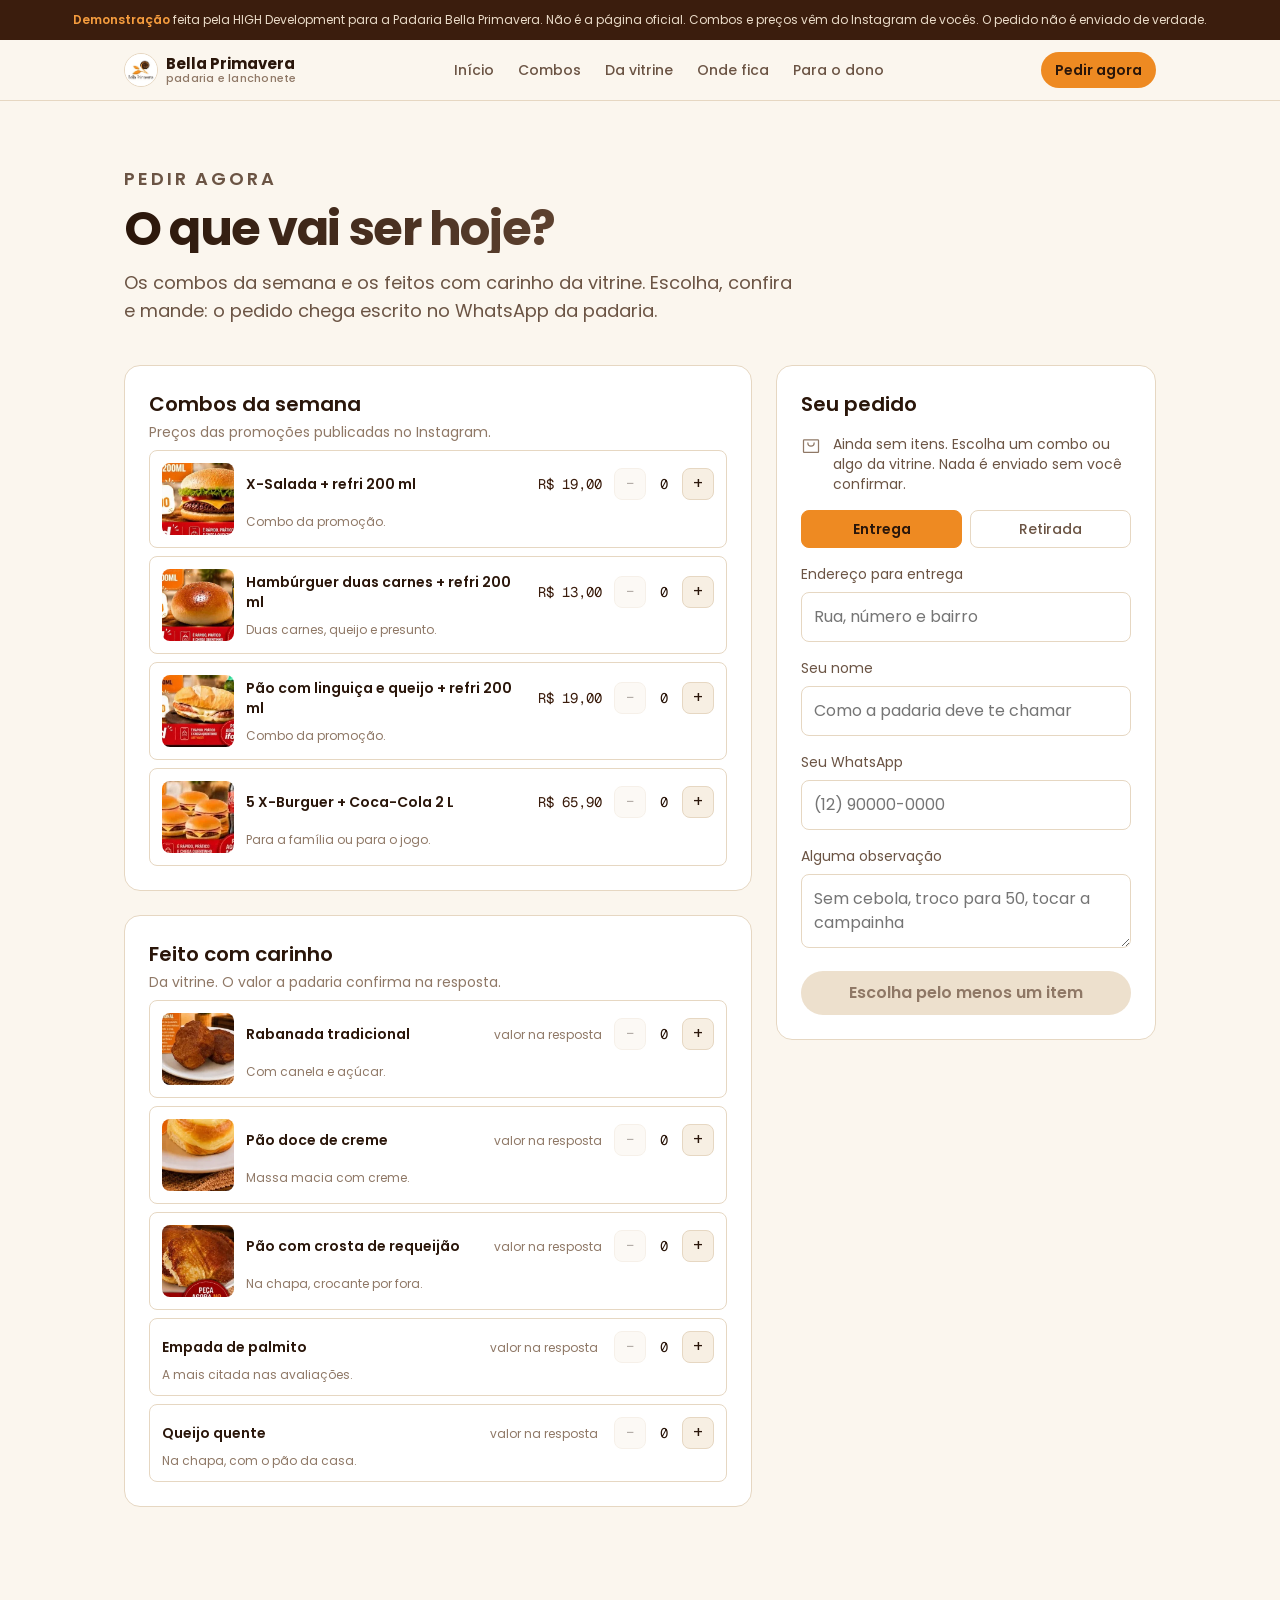
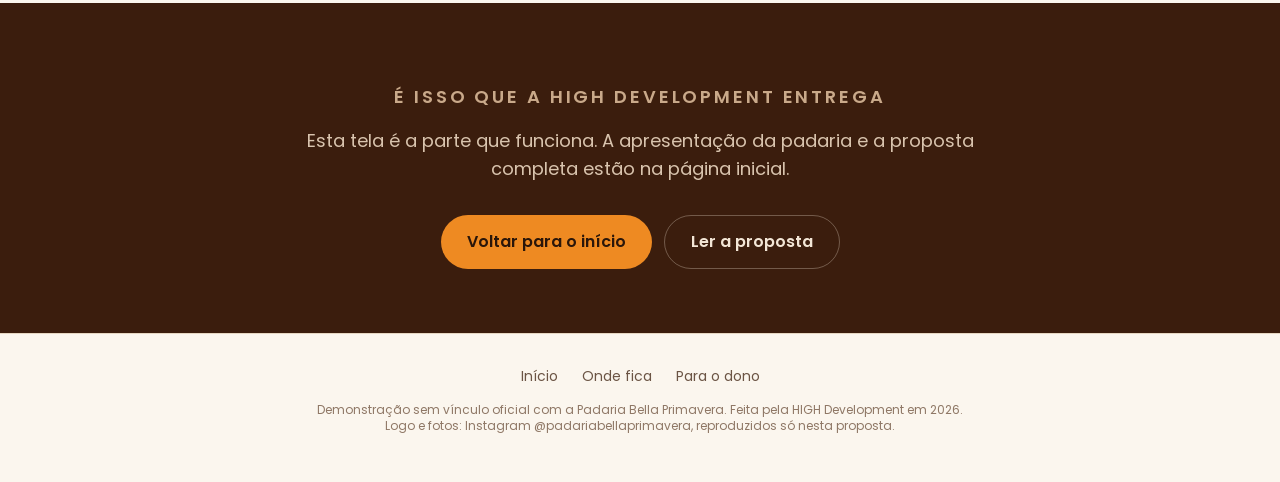
<file: padaria-bella-primavera/pedido.html>
<!doctype html>
<html lang="pt-BR">
<meta charset="utf-8">
<meta name="viewport" content="width=device-width, initial-scale=1">
<title>Pedir agora · Bella Primavera</title>
<meta name="description" content="Combos e feitos com carinho da Bella Primavera. Monte o pedido e mande pelo WhatsApp.">
<meta name="robots" content="noindex, nofollow">
<link rel="preconnect" href="https://fonts.googleapis.com">
<link rel="stylesheet" href="https://fonts.googleapis.com/css2?family=Poppins:wght@400;500;600;700&family=Geist+Mono:wght@400;500&display=swap">
<link rel="stylesheet" href="estilo.css">
<style>
header.topo{padding:48px 0 0}
header.topo h1{font-size:36px;line-height:40px;font-weight:700;letter-spacing:-.03em;margin-top:12px;max-width:680px;
  background:linear-gradient(90deg,#2A160A,#7A5A45);-webkit-background-clip:text;background-clip:text;color:transparent}
@media(min-width:768px){header.topo h1{font-size:48px;line-height:1}}
header.topo p{font-size:18px;line-height:28px;color:var(--tx2);margin-top:16px;max-width:680px}
.build{display:grid;gap:24px;margin-top:40px}
.build > *{min-width:0}
@media(min-width:1000px){.build{grid-template-columns:1fr 380px;align-items:start}}
#grupos{margin-top:0}
.card h3{font-size:20px;line-height:28px}
.card .hint{font-size:14px;line-height:20px;color:var(--tx3);margin-top:4px}
.item{border-color:var(--line)}
.item .pr{color:var(--brown)}
.voltar{margin-top:96px}
.voltar > .in{max-width:760px;margin:0 auto;padding:64px 24px;text-align:center}
.voltar p{font-size:18px;line-height:28px;margin-top:16px}
.voltar .acts{display:flex;gap:12px;justify-content:center;flex-wrap:wrap;margin-top:32px}
</style>

<a class="skip" href="#func">Ir para o pedido</a>

<div class="flag">
  <b>Demonstração</b> feita pela HIGH Development para a Padaria Bella Primavera. Não é a página oficial.
  Combos e preços vêm do Instagram de vocês. O pedido não é enviado de verdade.
</div>

<nav>
  <div class="navin">
    <div class="navtop">
      <a class="brand" href="index.html"><img class="logo" src="logo.webp" alt="" width="34" height="34">
        <span class="nm"><b>Bella Primavera</b><small>padaria e lanchonete</small></span></a>
      <a class="btn sm" href="#func" aria-current="page">Pedir agora</a>
    </div>
    <div class="navlinks">
      <a href="index.html">Início</a>
      <a href="index.html#combos">Combos</a>
      <a href="index.html#carinho">Da vitrine</a>
      <a href="index.html#onde">Onde fica</a>
      <a href="index.html#proposta">Para o dono</a>
    </div>
  </div>
</nav>

<main>
<div class="wrap">
  <header class="topo" id="func">
    <p class="eyebrow">Pedir agora</p>
    <h1>O que vai ser hoje?</h1>
    <p>Os combos da semana e os feitos com carinho da vitrine. Escolha, confira e mande: o pedido chega escrito no WhatsApp da padaria.</p>
  </header>

  <div class="build">
    <div>
      <div id="grupos"></div>
    </div>

    <div class="cart card">
      <h3>Seu pedido</h3>
      <div id="vazio" class="empty" style="margin-top:16px">
        <svg width="20" height="20" aria-hidden="true" viewBox="0 0 256 256" fill="currentColor"><path d="M216,40H40A16,16,0,0,0,24,56V200a16,16,0,0,0,16,16H216a16,16,0,0,0,16-16V56A16,16,0,0,0,216,40Zm0,160H40V56H216V200ZM176,88a48,48,0,0,1-96,0,8,8,0,0,1,16,0,32,32,0,0,0,64,0,8,8,0,0,1,16,0Z"/></svg>
        <span>Ainda sem itens. Escolha um combo ou algo da vitrine. Nada é enviado sem você confirmar.</span>
      </div>
      <ul class="lines" id="linhas" hidden></ul>
      <div class="soma" id="soma" hidden>
        <div><span>Subtotal</span><span id="subtotal">R$ 0,00</span></div>
        <div id="taxaline"><span>Taxa de entrega</span><span id="taxa">R$ 0,00</span></div>
        <div class="tot"><span>Total</span><span id="total">R$ 0,00</span></div>
      </div>
      <div class="seg">
        <button class="chip" id="mEntrega" type="button" aria-pressed="true" style="justify-content:center">Entrega</button>
        <button class="chip" id="mRetirada" type="button" aria-pressed="false" style="justify-content:center">Retirada</button>
      </div>
      <div class="field" id="fEndereco">
        <label for="endereco">Endereço para entrega</label>
        <input id="endereco" type="text" placeholder="Rua, número e bairro" autocomplete="street-address" aria-describedby="eErr">
        <p class="err" id="eErr">Escreva a rua, o número e o bairro.</p>
      </div>
      <div class="field">
        <label for="nome">Seu nome</label>
        <input id="nome" type="text" placeholder="Como a padaria deve te chamar" autocomplete="name" aria-describedby="nErr">
        <p class="err" id="nErr">Escreva seu nome.</p>
      </div>
      <div class="field">
        <label for="fone">Seu WhatsApp</label>
        <input id="fone" type="tel" inputmode="numeric" placeholder="(12) 90000-0000" autocomplete="tel" aria-describedby="fErr">
        <p class="err" id="fErr">Escreva um número com DDD, como (12) 90000-0000.</p>
      </div>
      <div class="field">
        <label for="obs">Alguma observação</label>
        <textarea id="obs" placeholder="Sem cebola, troco para 50, tocar a campainha"></textarea>
      </div>
      <button class="btn" id="enviar" type="button" disabled></button>
      <div class="sent" id="saida">
        <p class="lbl"><svg width="16" height="16" aria-hidden="true" viewBox="0 0 256 256" fill="currentColor"><path d="M229.66,77.66l-128,128a8,8,0,0,1-11.32,0l-56-56a8,8,0,0,1,11.32-11.32L96,188.69,218.34,66.34a8,8,0,0,1,11.32,11.32Z"/></svg>
          Chegou assim no WhatsApp da Bella Primavera</p>
        <div class="msg" id="msg"></div>
      </div>
    </div>
  </div>
</div>

<div class="voltar">
  <div class="in">
    <p class="eyebrow">É isso que a HIGH Development entrega</p>
    <p>Esta tela é a parte que funciona. A apresentação da padaria e a proposta completa estão na página inicial.</p>
    <div class="acts">
      <a class="btn big" href="index.html">Voltar para o início</a>
      <a class="btn big ghost" href="index.html#proposta">Ler a proposta</a>
    </div>
  </div>
</div>
</main>

<footer>
  <div class="links"><a href="index.html">Início</a><a href="index.html#onde">Onde fica</a><a href="index.html#proposta">Para o dono</a></div>
  <small>Demonstração sem vínculo oficial com a Padaria Bella Primavera. Feita pela HIGH Development em 2026.<br>
    Logo e fotos: Instagram @padariabellaprimavera, reproduzidos só nesta proposta.</small>
</footer>

<script>
window.DEMO = {"grupos": [{"titulo": "Combos da semana", "hint": "Preços das promoções publicadas no Instagram.", "itens": [{"id": "cxs", "n": "X-Salada + refri 200 ml", "d": "Combo da promoção.", "p": 1900, "img": "t-combo-xsalada.webp"}, {"id": "chb", "n": "Hambúrguer duas carnes + refri 200 ml", "d": "Duas carnes, queijo e presunto.", "p": 1300, "img": "t-combo-hamburguer.webp"}, {"id": "cpl", "n": "Pão com linguiça e queijo + refri 200 ml", "d": "Combo da promoção.", "p": 1900, "img": "t-combo-linguica.webp"}, {"id": "c5x", "n": "5 X-Burguer + Coca-Cola 2 L", "d": "Para a família ou para o jogo.", "p": 6590, "img": "t-combo-xburguer.webp"}]}, {"titulo": "Feito com carinho", "hint": "Da vitrine. O valor a padaria confirma na resposta.", "itens": [{"id": "rab", "n": "Rabanada tradicional", "d": "Com canela e açúcar.", "p": null, "img": "t-rabanada.webp"}, {"id": "pdc", "n": "Pão doce de creme", "d": "Massa macia com creme.", "p": null, "img": "t-pao-doce.webp"}, {"id": "prq", "n": "Pão com crosta de requeijão", "d": "Na chapa, crocante por fora.", "p": null, "img": "t-pao-requeijao.webp"}, {"id": "emp", "n": "Empada de palmito", "d": "A mais citada nas avaliações.", "p": null}, {"id": "qqt", "n": "Queijo quente", "d": "Na chapa, com o pão da casa.", "p": null}]}], "modo": {"tipo": "entrega", "taxa": null, "retirada": "Retirada no balcão, em frente à Rodoviária Nova"}, "textos": {"titulo": "Seu pedido", "vazio": "Ainda sem itens. Escolha um combo ou algo da vitrine. Nada é enviado sem você confirmar.", "enviar": "Enviar pedido de", "enviar_sem": "Enviar pedido", "consultar": "valor na resposta", "cabecalho": "Novo pedido pelo site", "rodape": "Responda com o tempo e, se for entrega, o valor da taxa.", "chegou": "Chegou assim no WhatsApp da Bella Primavera", "nome_ph": "Como a padaria deve te chamar", "obs_ph": "Sem cebola, troco para 50, tocar a campainha"}};
</script>
<script>
/* Pedido / encomenda — lê a configuração de window.DEMO (gerada pelo gerar.py).
   Valores sempre em centavos. Nada é enviado de verdade: a mensagem é montada na tela. */
(function(){
  "use strict";
  var C = window.DEMO;
  var M = C.montador || null;
  var GRUPOS = C.grupos || [];
  var MODO = C.modo || {tipo:"entrega", taxa:0};
  var T = C.textos || {};

  function $(id){ return document.getElementById(id); }
  function brl(c){ return "R$ "+(c/100).toFixed(2).replace(".",","); }
  function esc(s){ return String(s).replace(/[&<>"]/g,function(ch){return {"&":"&amp;","<":"&lt;",">":"&gt;",'"':"&quot;"}[ch];}); }
  function cap(s){ s=String(s); return s.charAt(0).toUpperCase()+s.slice(1); }
  function porId(lista,id){ for(var i=0;i<lista.length;i++){ if(lista[i].id===id) return lista[i]; } return null; }

  var pedido = {montados:[], itens:{}};
  var modo = MODO.tipo==="agendado" ? "agendado" : "entrega";

  /* ---------------- montador ---------------- */
  var sel = {};
  function limpaSel(){ sel={}; if(M) M.passos.forEach(function(p){ sel[p.id]=[]; }); }
  limpaSel();

  function precoMontado(){
    if(!M) return 0;
    var total=0;
    M.passos.forEach(function(p){
      var escolhidos = sel[p.id].map(function(id){ return porId(p.itens,id); });
      if(p.tipo==="base"){ escolhidos.forEach(function(it){ total+=it.p||0; }); return; }
      if(p.regra==="maior"){
        var m=0; escolhidos.forEach(function(it){ if((it.ad||0)>m) m=it.ad||0; }); total+=m;
      } else {
        escolhidos.forEach(function(it){ total+=it.ad||0; });
      }
    });
    return total;
  }
  function passoOk(p){ return !p.obrigatorio || sel[p.id].length>0; }
  function montadoPronto(){ return M && M.passos.every(passoOk); }

  function descMontado(){
    var base=null, partes=[];
    M.passos.forEach(function(p){
      var nomes=sel[p.id].map(function(id){ return porId(p.itens,id).n; });
      if(!nomes.length) return;
      if(p.tipo==="base"){ base=nomes.join(", "); return; }
      var txt = nomes.join(p.juntar || " e ");
      if(p.regra==="maior" && nomes.length>1 && p.sufixo_varios) txt+=" "+p.sufixo_varios;
      partes.push(p.prefixo ? p.prefixo+" "+txt : txt);
    });
    return {base:base, detalhes:partes};
  }

  function montarUI(){
    if(!M) return;
    var box=$("passos");
    M.passos.forEach(function(p, idx){
      var wrap=document.createElement("div");
      wrap.style.marginTop = idx ? "24px" : "0";
      var cab=document.createElement("div");
      cab.className="step"+(idx===0?" on":""); cab.id="st-"+p.id;
      cab.innerHTML='<span class="k">'+(idx+1)+'</span><h3>'+esc(p.titulo)+
        (p.dica?' <span class="cont" id="ct-'+p.id+'">'+esc(p.dica)+'</span>':'')+'</h3>';
      wrap.appendChild(cab);
      var grade=document.createElement("div");
      grade.className = p.tipo==="base" ? "chips" : "sabores";
      grade.id="g-"+p.id;
      p.itens.forEach(function(it){
        var b=document.createElement("button");
        b.type="button"; b.dataset.id=it.id; b.setAttribute("aria-pressed","false");
        if(p.tipo==="base"){
          b.className="chip";
          b.innerHTML=esc(it.n)+(it.d?' <span class="px">'+esc(it.d)+'</span>':'');
        } else {
          b.className="sab";
          var tag = it.ad ? "+"+brl(it.ad).replace("R$ ","R$") : (it.tag||"");
          b.innerHTML='<span>'+esc(cap(it.n))+'</span><span class="tag">'+esc(tag)+'</span>';
        }
        b.addEventListener("click",function(){ escolher(p,it.id); });
        grade.appendChild(b);
      });
      wrap.appendChild(grade);
      box.appendChild(wrap);
    });
    $("addmont").addEventListener("click",function(){
      var d=descMontado();
      pedido.montados.push({base:d.base, detalhes:d.detalhes, preco:precoMontado()});
      limpaSel(); previa(); pintar();
    });
    previa();
  }

  function escolher(p,id){
    var lista=sel[p.id], i=lista.indexOf(id);
    var max = p.tipo==="varios" ? (p.max||99) : 1;
    if(i>-1){ lista.splice(i,1); }
    else if(max===1){ sel[p.id]=[id]; }
    else if(lista.length<max){ lista.push(id); }
    previa();
  }

  function previa(){
    if(!M) return;
    M.passos.forEach(function(p, idx){
      var lista=sel[p.id], max = p.tipo==="varios" ? (p.max||99) : 1;
      [].forEach.call($("g-"+p.id).children,function(b){
        var on=lista.indexOf(b.dataset.id)>-1;
        b.setAttribute("aria-pressed",String(on));
        b.disabled = max>1 && !on && lista.length>=max;
      });
      var anteriores = M.passos.slice(0,idx).every(passoOk);
      $("st-"+p.id).classList.toggle("on", anteriores);
      var ct=$("ct-"+p.id);
      if(ct && p.tipo==="varios" && p.max>1){
        ct.textContent = lista.length===0 ? p.dica
          : lista.length<p.max ? "("+lista.length+" de "+p.max+")"
          : (p.cheio || "("+p.max+" de "+p.max+")");
      }
    });
    var d=descMontado(), pronto=montadoPronto();
    $("previa-txt").innerHTML = !d.base ? esc(M.inicio || "Escolha uma opção para começar.")
      : !pronto ? "<b>"+esc(M.rotulo+" "+d.base)+"</b>"+(d.detalhes.length?", "+esc(d.detalhes.join(" · ")):"")+". "+esc(M.falta || "Complete as escolhas.")
      : "<b>"+esc(M.rotulo+" "+d.base)+"</b>"+(d.detalhes.length?", "+esc(d.detalhes.join(" · ")):"");
    $("previa-vl").textContent = d.base ? brl(precoMontado()) : "—";
    $("addmont").disabled=!pronto;
  }

  /* ---------------- itens avulsos ---------------- */
  var todosItens=[];
  function itensUI(){
    var box=$("grupos");
    GRUPOS.forEach(function(g){
      var card=document.createElement("div"); card.className="card";
      card.innerHTML='<h3>'+esc(g.titulo)+'</h3>'+(g.hint?'<p class="hint">'+esc(g.hint)+'</p>':'')+'<div class="itens"></div>';
      var lista=card.querySelector(".itens");
      g.itens.forEach(function(it){
        todosItens.push(it);
        var d=document.createElement("div"); d.className="item"+(it.img?" com-img":""); d.dataset.id=it.id;
        d.innerHTML=(it.img?'<img class="it-img" src="'+esc(it.img)+'" alt="" loading="lazy">':'')+'<span class="nm">'+esc(it.n)+'</span>'+
          '<span class="pr">'+(it.p==null?'<small>'+esc(T.consultar||"preço no balcão")+'</small>':brl(it.p))+(it.un?'<small> '+esc(it.un)+'</small>':'')+'</span>'+
          '<span class="stepper">'+
            '<button class="sbtn" type="button" data-a="-" aria-label="Tirar um '+esc(it.n)+'">&minus;</button>'+
            '<span class="sqt" data-q>0</span>'+
            '<button class="sbtn" type="button" data-a="+" aria-label="Somar um '+esc(it.n)+'">+</button>'+
          '</span>'+(it.d?'<span class="ds">'+esc(it.d)+'</span>':'');
        d.querySelectorAll(".sbtn").forEach(function(b){
          b.addEventListener("click",function(){
            var q=pedido.itens[it.id]||0;
            q = b.dataset.a==="+" ? q+1 : Math.max(0,q-1);
            if(q) pedido.itens[it.id]=q; else delete pedido.itens[it.id];
            pintar();
          });
        });
        lista.appendChild(d);
      });
      box.appendChild(card);
    });
  }

  /* ---------------- entrega / retirada / data ---------------- */
  var DIAS=["domingo","segunda","terça","quarta","quinta","sexta","sábado"];
  function hhmm(m){ return String(Math.floor(m/60)).padStart(2,"0")+":"+String(m%60).padStart(2,"0"); }
  function dataLocal(s){ var p=s.split("-"); return new Date(+p[0],+p[1]-1,+p[2]); }
  function iso(d){ return d.getFullYear()+"-"+String(d.getMonth()+1).padStart(2,"0")+"-"+String(d.getDate()).padStart(2,"0"); }

  function modoUI(){
    if(modo==="agendado"){
      var hoje=new Date(); hoje.setHours(0,0,0,0);
      var min=new Date(hoje); min.setDate(min.getDate()+(MODO.antecedencia_dias||1));
      var max=new Date(hoje); max.setDate(max.getDate()+60);
      $("data").min=iso(min); $("data").max=iso(max);
      $("data").addEventListener("change",horariosDoDia);
      $("hora").addEventListener("change",function(){ limpaErro("hora","hErr"); });
      return;
    }
    $("mEntrega").addEventListener("click",function(){ setModo("entrega"); });
    $("mRetirada").addEventListener("click",function(){ setModo("retirada"); });
    setModo("entrega");
  }
  function horariosDoDia(){
    var sel_=$("hora"); sel_.innerHTML="";
    limpaErro("data","dErr");
    var v=$("data").value; if(!v){ sel_.disabled=true; return; }
    var d=dataLocal(v), faixas=(MODO.horarios||{})[d.getDay()]||[];
    if(!faixas.length){
      sel_.disabled=true;
      $("dErr").textContent="A casa não abre "+(d.getDay()===0||d.getDay()===6?"no ":"na ")+DIAS[d.getDay()]+". Escolha outro dia.";
      $("dErr").dataset.show="1"; $("data").setAttribute("aria-invalid","true");
      return;
    }
    var passo=MODO.intervalo||30;
    var op=document.createElement("option"); op.value=""; op.textContent="Escolha o horário"; sel_.appendChild(op);
    faixas.forEach(function(f){
      for(var m=f[0]; m<=f[1]-passo; m+=passo){
        var o=document.createElement("option"); o.value=hhmm(m); o.textContent=hhmm(m); sel_.appendChild(o);
      }
    });
    sel_.disabled=false;
  }
  function setModo(m){
    modo=m;
    $("mEntrega").setAttribute("aria-pressed",String(m==="entrega"));
    $("mRetirada").setAttribute("aria-pressed",String(m==="retirada"));
    $("fEndereco").style.display = m==="entrega" ? "" : "none";
    $("taxaline").style.display  = m==="entrega" && !TAXA_A_COMBINAR ? "" : "none";
    pintar();
  }

  /* ---------------- carrinho ---------------- */
  function subtotal(){
    var s=0;
    pedido.montados.forEach(function(p){ s+=p.preco; });
    Object.keys(pedido.itens).forEach(function(id){ s+=(porId(todosItens,id).p||0)*pedido.itens[id]; });
    return s;
  }
  var TAXA_A_COMBINAR = MODO.taxa==null;
  function taxa(){ return modo==="entrega" && subtotal()>0 && !TAXA_A_COMBINAR ? MODO.taxa : 0; }
  function temConsulta(){ return Object.keys(pedido.itens).some(function(id){ return porId(todosItens,id).p==null; }); }
  function vazio(){ return pedido.montados.length===0 && Object.keys(pedido.itens).length===0; }

  function pintar(){
    document.querySelectorAll("#grupos .item").forEach(function(d){
      var q=pedido.itens[d.dataset.id]||0;
      d.querySelector("[data-q]").textContent=q;
      d.querySelector('[data-a="-"]').disabled = q===0;
    });
    var ul=$("linhas"); ul.innerHTML="";
    pedido.montados.forEach(function(p,idx){
      var li=document.createElement("li");
      li.innerHTML='<span class="t">'+esc(M.rotulo+" "+p.base)+'</span><span class="v">'+brl(p.preco)+'</span>'+
        (p.detalhes.length?'<span class="d">'+esc(p.detalhes.join(" · "))+'</span>':'')+
        '<button class="rm" type="button">tirar</button>';
      li.querySelector(".rm").addEventListener("click",function(){ pedido.montados.splice(idx,1); pintar(); });
      ul.appendChild(li);
    });
    Object.keys(pedido.itens).forEach(function(id){
      var it=porId(todosItens,id), q=pedido.itens[id];
      var li=document.createElement("li");
      li.innerHTML='<span class="t">'+q+'x '+esc(it.n)+'</span><span class="v">'+(it.p==null?'a confirmar':brl(it.p*q))+'</span>'+
                   '<button class="rm" type="button">tirar</button>';
      li.querySelector(".rm").addEventListener("click",function(){ delete pedido.itens[id]; pintar(); });
      ul.appendChild(li);
    });
    var tem=!vazio();
    $("vazio").hidden=tem; ul.hidden=!tem; $("soma").hidden=!tem;
    $("subtotal").textContent=brl(subtotal());
    if($("taxa")) $("taxa").textContent=brl(taxa());
    $("total").textContent=brl(subtotal()+taxa());
    $("enviar").disabled=!tem;
    $("enviar").textContent = tem ? (subtotal()>0 ? (T.enviar||"Enviar pedido de")+" "+brl(subtotal()+taxa())+(temConsulta()?" + a confirmar":"") : (T.enviar_sem||"Enviar pedido")) : (T.enviar_vazio||"Escolha pelo menos um item");
    if(!tem) $("saida").dataset.show="0";
  }

  /* ---------------- validação e envio ---------------- */
  var fone=$("fone");
  function foneOk(v){ var d=v.replace(/\D/g,""); return d.length===10||d.length===11; }
  function limpaErro(id,err){ $(id).removeAttribute("aria-invalid"); $(err).dataset.show="0"; }
  fone.addEventListener("input",function(){
    var d=fone.value.replace(/\D/g,"").slice(0,11);
    if(d.length>6) fone.value="("+d.slice(0,2)+") "+d.slice(2,d.length-4)+"-"+d.slice(-4);
    else if(d.length>2) fone.value="("+d.slice(0,2)+") "+d.slice(2);
    else fone.value=d;
    if(foneOk(fone.value)) limpaErro("fone","fErr");
  });
  $("nome").addEventListener("input",function(){ if($("nome").value.trim().length>1) limpaErro("nome","nErr"); });
  if($("endereco")) $("endereco").addEventListener("input",function(){ if($("endereco").value.trim().length>5) limpaErro("endereco","eErr"); });

  $("enviar").addEventListener("click",function(){
    var falhou=null;
    function marca(id,err){ $(id).setAttribute("aria-invalid","true"); $(err).dataset.show="1"; if(!falhou) falhou=$(id); }
    if(modo==="agendado"){
      if(!$("data").value || $("hora").disabled) marca("data","dErr");
      else if(!$("hora").value) marca("hora","hErr");
    }
    if(modo==="entrega" && $("endereco").value.trim().length<6) marca("endereco","eErr");
    if($("nome").value.trim().length<2) marca("nome","nErr");
    if(!foneOk(fone.value)) marca("fone","fErr");
    if(falhou){ falhou.focus(); return; }

    var b=$("enviar"), orig=b.textContent;
    b.disabled=true; b.textContent="Enviando...";
    window.setTimeout(function(){
      var l=[];
      pedido.montados.forEach(function(p){
        l.push("1x "+M.rotulo+" "+p.base+(p.detalhes.length?" — "+p.detalhes.join(" · "):"")+"   "+brl(p.preco));
      });
      Object.keys(pedido.itens).forEach(function(id){
        var it=porId(todosItens,id), q=pedido.itens[id];
        l.push(q+"x "+it.n+"   "+(it.p==null?"valor a confirmar":brl(it.p*q)));
      });
      var quando;
      if(modo==="agendado"){
        var d=dataLocal($("data").value);
        quando=(MODO.rotulo||"Retirada")+" "+DIAS[d.getDay()]+", "+String(d.getDate()).padStart(2,"0")+"/"+String(d.getMonth()+1).padStart(2,"0")+" às "+$("hora").value;
      } else {
        quando = modo==="entrega" ? "Entrega em "+$("endereco").value.trim() : (MODO.retirada||"Retirada no balcão");
      }
      var obs=$("obs").value.trim();
      $("msg").innerHTML=
        "<b>"+esc(T.cabecalho||"Novo pedido pelo site")+"</b>\n\n"+esc(l.join("\n"))+
        "\n\nSubtotal   "+brl(subtotal())+
        (taxa()? "\nEntrega    "+brl(taxa()) : (modo==="entrega"&&TAXA_A_COMBINAR? "\nEntrega    taxa a combinar" : ""))+
        "\n<b>Total      "+brl(subtotal()+taxa())+"</b>"+
        "\n\n"+esc(quando)+
        "\nCliente    "+esc($("nome").value.trim())+", "+esc(fone.value)+
        (obs ? "\nObservação "+esc(obs) : "")+
        (temConsulta()? "\n(itens sem preço: valor confirmado na resposta)" : "")+
        "\n\n"+esc(T.rodape||"Responda com o tempo de entrega para confirmar.");
      $("saida").dataset.show="1";
      b.disabled=false; b.textContent=orig;
      $("saida").scrollIntoView({behavior:"smooth",block:"nearest"});
    },600);
  });

  montarUI(); itensUI(); modoUI(); pintar();
})();
</script>
</file>
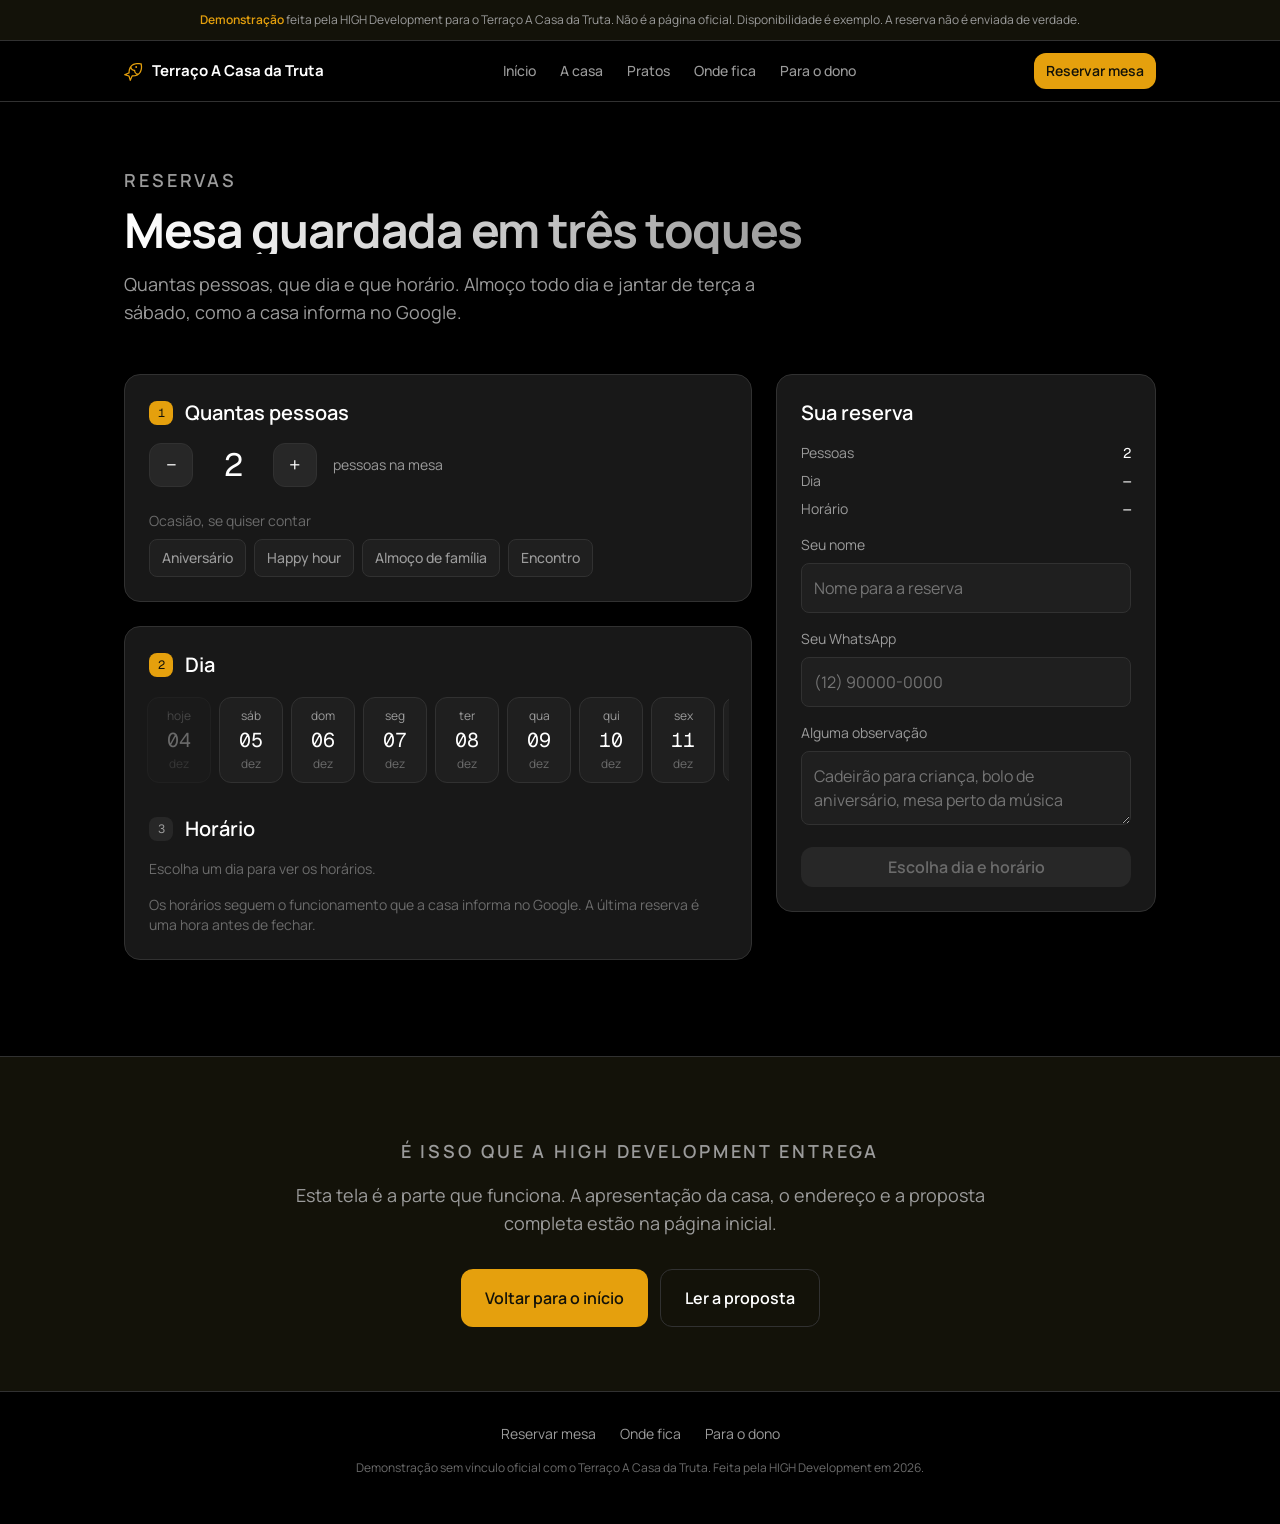
<file: terraco-a-casa-da-truta/reserva.html>
<!doctype html>
<html lang="pt-BR">
<meta charset="utf-8">
<meta name="viewport" content="width=device-width, initial-scale=1">
<title>Reservar mesa · Terraço A Casa da Truta</title>
<meta name="description" content="Quantas pessoas, que dia e que horário. Almoço todo dia e jantar de terça a sábado, como a casa informa no Google.">
<meta name="robots" content="noindex, nofollow">
<link rel="preconnect" href="https://fonts.googleapis.com">
<link rel="stylesheet" href="https://fonts.googleapis.com/css2?family=Manrope:wght@400;500;600;700&family=Geist+Mono:wght@400;500&display=swap">
<link rel="stylesheet" href="estilo.css">
<style>
header.topo{padding:48px 0 0}
header.topo h1{font-size:36px;line-height:40px;font-weight:700;letter-spacing:-.03em;
  margin-top:12px;background:linear-gradient(90deg,#FFFFFF,#9B9B9B);
  -webkit-background-clip:text;background-clip:text;color:transparent;max-width:680px}
@media(min-width:768px){header.topo h1{font-size:48px;line-height:1}}
header.topo p{font-size:18px;line-height:28px;color:var(--tx2);margin-top:16px;max-width:680px}

.build{display:grid;gap:24px;margin-top:48px}
.build > *{min-width:0}
.card{min-width:0}
@media(min-width:1000px){.build{grid-template-columns:1fr 380px;align-items:start}}
.card + .card{margin-top:24px}
.card h3{font-size:20px;line-height:28px}
.card .hint{font-size:14px;line-height:20px;color:var(--tx3);margin-top:4px}

.step{display:flex;align-items:center;gap:12px;margin-bottom:16px}
.step .k{width:24px;height:24px;border-radius:8px;background:var(--s3);color:var(--tx2);
  display:grid;place-items:center;font-family:var(--mono);font-size:12px;flex:0 0 auto}
.step.on .k{background:var(--amber);color:var(--onamber)}
.step h3{margin:0}

.chips{display:flex;flex-wrap:wrap;gap:8px}
.chip{font-family:var(--sans);font-size:14px;line-height:20px;font-weight:500;
  background:var(--s2);color:var(--tx2);border:1px solid var(--line);border-radius:8px;
  padding:8px 12px;cursor:pointer;transition:background 700ms var(--ease),
  border-color 700ms var(--ease),color 700ms var(--ease)}
.chip:hover{background:var(--s3);color:var(--tx)}
.chip:active{transform:translateY(1px)}
.chip[aria-pressed="true"]{background:var(--amber);border-color:var(--amber);
  color:var(--onamber);font-weight:600}
.chip .px{font-family:var(--mono);opacity:.75;margin-left:8px}

.sabores{display:grid;grid-template-columns:repeat(auto-fill,minmax(150px,1fr));gap:8px;margin-top:8px}
.sab{display:flex;align-items:center;justify-content:space-between;gap:8px;
  font-family:var(--sans);font-size:14px;line-height:20px;text-align:left;
  background:var(--s2);color:var(--tx2);border:1px solid var(--line);border-radius:8px;
  padding:12px;cursor:pointer;transition:background 700ms var(--ease),
  border-color 700ms var(--ease),color 700ms var(--ease)}
.sab:hover:not(:disabled){background:var(--s3);color:var(--tx)}
.sab .tag{font-family:var(--mono);font-size:12px;line-height:16px;color:var(--tx3)}
.sab[aria-pressed="true"]{background:var(--amber);border-color:var(--amber);
  color:var(--onamber);font-weight:600}
.sab[aria-pressed="true"] .tag{color:var(--onamber);opacity:.7}
.sab:disabled{opacity:.4;cursor:not-allowed}

.previa{display:flex;align-items:center;justify-content:space-between;gap:16px;flex-wrap:wrap;
  margin-top:24px;padding-top:24px;border-top:1px solid var(--line)}
.previa .txt{font-size:14px;line-height:20px;color:var(--tx2)}
.previa .txt b{color:var(--tx);font-weight:600}
.previa .vl{font-family:var(--mono);font-size:24px;line-height:32px;color:var(--amber)}

.itens{display:grid;gap:8px;margin-top:8px}
.item{display:grid;grid-template-columns:minmax(0,1fr) auto auto;gap:4px 16px;align-items:center;
  background:var(--s2);border:1px solid var(--line);border-radius:8px;padding:12px}
.item .nm{font-size:14px;line-height:20px;font-weight:600}
.item .ds{grid-column:1/-1;font-size:12px;line-height:16px;color:var(--tx3)}
.item .pr{font-family:var(--mono);font-size:14px;line-height:20px;color:var(--amber)}
.stepper{display:flex;align-items:center;gap:8px}
.sbtn{width:32px;height:32px;border-radius:8px;background:var(--s3);color:var(--tx);
  border:1px solid var(--line);cursor:pointer;font-size:16px;line-height:20px;
  display:grid;place-items:center;font-family:var(--sans);transition:background 700ms var(--ease)}
.sbtn:hover:not(:disabled){background:var(--amber);color:var(--onamber)}
.sbtn:disabled{opacity:.35;cursor:not-allowed}
.sqt{font-family:var(--mono);font-size:14px;line-height:20px;min-width:20px;text-align:center}

@media(min-width:1000px){.cart{position:sticky;top:88px}}
.lines{list-style:none;margin:0;padding:0}
.lines li{display:grid;grid-template-columns:minmax(0,1fr) auto;gap:4px 12px;padding:12px 0;
  border-bottom:1px solid var(--s3)}
.lines li:last-child{border-bottom:0}
.lines .t{font-size:14px;line-height:20px;font-weight:600}
.lines .d{grid-column:1;font-size:12px;line-height:16px;color:var(--tx3)}
.lines .v{font-family:var(--mono);font-size:14px;line-height:20px;color:var(--tx2);white-space:nowrap}
.lines .rm{grid-column:2;justify-self:end;background:none;border:0;color:var(--tx3);
  font-size:12px;line-height:16px;cursor:pointer;padding:0;font-family:var(--sans);
  text-decoration:underline;transition:color 700ms var(--ease)}
.lines .rm:hover{color:var(--bad)}
.empty{display:flex;gap:12px;align-items:flex-start;color:var(--tx2);font-size:14px;line-height:20px}
.empty svg{flex:0 0 auto;color:var(--tx3);margin-top:2px}
.soma{margin-top:16px;padding-top:16px;border-top:1px solid var(--line);display:grid;gap:8px}
.soma div{display:flex;justify-content:space-between;font-size:14px;line-height:20px;color:var(--tx2)}
.soma .tot{font-size:16px;line-height:24px;color:var(--tx);font-weight:600;padding-top:8px;
  border-top:1px solid var(--s3)}
.soma .tot span:last-child{font-family:var(--mono);font-size:24px;line-height:32px;
  color:var(--amber);font-weight:500}
.seg{display:grid;grid-template-columns:1fr 1fr;gap:8px;margin-top:16px}
.field{margin-top:16px}
.field label{display:block;font-size:14px;line-height:20px;color:var(--tx2);margin-bottom:8px}
.field input,.field textarea{width:100%;background:var(--s2);border:1px solid var(--line);
  border-radius:8px;padding:12px;color:var(--tx);font-family:var(--sans);font-size:16px;
  line-height:24px;transition:border-color 700ms var(--ease)}
.field textarea{resize:vertical;min-height:64px}
.field input:focus,.field textarea:focus{outline:none;border-color:var(--amber)}
.field [aria-invalid="true"]{border-color:#E5484D}
.err{display:none;margin-top:8px;font-size:14px;line-height:20px;color:var(--bad)}
.err[data-show="1"]{display:block}
.cart .btn{width:100%;margin-top:16px}
.sent{margin-top:16px;display:none}
.sent[data-show="1"]{display:block}
.sent .lbl{display:flex;align-items:center;gap:8px;margin-bottom:8px;font-size:12px;
  line-height:16px;font-weight:600;letter-spacing:.16em;text-transform:uppercase;color:var(--tx3)}
.sent .lbl svg{color:var(--ok)}
.msg{background:var(--warm);border:1px solid var(--line);border-radius:12px;padding:16px;
  font-size:14px;line-height:20px;white-space:pre-line;color:var(--tx2);font-family:var(--mono)}
.msg b{color:var(--tx);font-weight:500}
.voltar{margin-top:96px;border-top:1px solid var(--line);background:var(--warm)}
.voltar > .in{max-width:760px;margin:0 auto;padding:64px 24px;text-align:center}
.voltar p{font-size:18px;line-height:28px;color:var(--tx2);margin-top:16px}
.voltar .acts{display:flex;gap:12px;justify-content:center;flex-wrap:wrap;margin-top:32px}

/* ---------- comum às funcionalidades ---------- */
.step .cont{color:var(--tx3);font-weight:400}
.item .pr small{font-family:var(--sans);font-size:12px;color:var(--tx3)}
.sab small{display:block;font-size:12px;line-height:16px;color:var(--tx3);font-weight:400;margin-top:2px}
.sab[aria-pressed="true"] small{color:var(--onamber);opacity:.75}
.field select{width:100%;background:var(--s2);border:1px solid var(--line);border-radius:8px;
  padding:12px;color:var(--tx);font-family:var(--sans);font-size:16px;line-height:24px;
  transition:border-color 700ms var(--ease);appearance:none;-webkit-appearance:none;
  background-image:linear-gradient(45deg,transparent 50%,var(--tx3) 50%),linear-gradient(135deg,var(--tx3) 50%,transparent 50%);
  background-position:calc(100% - 20px) 50%,calc(100% - 14px) 50%;background-size:6px 6px;background-repeat:no-repeat}
.field select:disabled{opacity:.5}
.field input[type="date"]{color-scheme:dark}
.field select:focus{outline:none;border-color:var(--amber)}
.duo{display:grid;grid-template-columns:1fr 1fr;gap:12px}
.duo .field{margin-top:16px}
#grupos{display:grid;gap:24px;margin-top:24px}
#grupos .card + .card{margin-top:0}

/* ---------- agenda ---------- */
.pessoas{display:flex;align-items:center;gap:16px;margin-top:4px}
.pessoas .sbtn{width:44px;height:44px;border-radius:12px;font-size:20px}
.pessoas .pq{font-family:var(--mono);font-size:32px;line-height:40px;min-width:48px;text-align:center}
.pessoas .lbl{font-size:14px;line-height:20px;color:var(--tx2)}
.dias{display:flex;gap:8px;overflow-x:auto;padding:2px 2px 8px;margin:0 -2px;scrollbar-width:thin;
  scroll-snap-type:x proximity}
.dia{flex:0 0 64px;display:grid;justify-items:center;gap:2px;padding:10px 4px;border-radius:12px;
  background:var(--s2);border:1px solid var(--line);color:var(--tx2);cursor:pointer;font-family:var(--sans);
  scroll-snap-align:start;transition:background 700ms var(--ease),border-color 700ms var(--ease),color 700ms var(--ease)}
.dia:hover:not(:disabled){background:var(--s3);color:var(--tx)}
.dia .ds{font-size:12px;line-height:16px;text-transform:lowercase}
.dia .dn{font-family:var(--mono);font-size:20px;line-height:28px;color:var(--tx)}
.dia .dm{font-size:12px;line-height:16px;color:var(--tx3)}
.dia[aria-pressed="true"]{background:var(--amber);border-color:var(--amber);color:var(--onamber)}
.dia[aria-pressed="true"] .dn,.dia[aria-pressed="true"] .dm{color:var(--onamber)}
.dia:disabled{opacity:.35;cursor:not-allowed}
.per{font-size:12px;line-height:16px;font-weight:600;letter-spacing:.16em;text-transform:uppercase;
  color:var(--tx3);margin-top:16px}
.per:first-child{margin-top:0}
.slots{display:grid;grid-template-columns:repeat(auto-fill,minmax(72px,1fr));gap:8px;margin-top:8px}
.slot{font-family:var(--mono);font-size:14px;line-height:20px;padding:10px 0;border-radius:8px;
  background:var(--s2);border:1px solid var(--line);color:var(--tx);cursor:pointer;
  transition:background 700ms var(--ease),border-color 700ms var(--ease)}
.slot:hover:not(:disabled){background:var(--s3)}
.slot[aria-pressed="true"]{background:var(--amber);border-color:var(--amber);color:var(--onamber)}
.slot:disabled{color:var(--tx3);text-decoration:line-through;cursor:not-allowed;opacity:.5}
.hint{font-size:14px;line-height:20px;color:var(--tx3)}
.resumo{display:grid;gap:8px;margin-top:16px}
.resumo div{display:flex;justify-content:space-between;gap:16px;font-size:14px;line-height:20px;color:var(--tx2)}
.resumo div span:last-child{color:var(--tx);text-align:right;font-family:var(--mono)}
.tot{margin-top:16px;padding-top:16px;border-top:1px solid var(--line);display:flex;
  justify-content:space-between;align-items:baseline;gap:12px}
.tot .d{font-size:14px;line-height:20px;color:var(--tx2)}
.tot .v{font-family:var(--mono);font-size:24px;line-height:32px;color:var(--amber)}
/* selecionado vence o hover */
.sab[aria-pressed="true"]:hover:not(:disabled),.slot[aria-pressed="true"]:hover:not(:disabled),
.dia[aria-pressed="true"]:hover:not(:disabled){background:var(--amber);border-color:var(--amber);color:var(--onamber)}
</style>
<a class="skip" href="#func">Ir para reservar mesa</a>

<div class="flag">
  <b>Demonstração</b> feita pela HIGH Development para o Terraço A Casa da Truta. Não é a página oficial.
  Disponibilidade é exemplo. A reserva não é enviada de verdade.
</div>

<nav>
  <div class="navin">
    <div class="navtop">
      <a class="brand" href="index.html"><svg width="20" height="20" aria-hidden="true" viewBox="0 0 256 256" fill="currentColor"><path d="M168,76a12,12,0,1,1-12-12A12,12,0,0,1,168,76Zm48.72,67.64c-19.37,34.9-55.44,53.76-107.24,56.1l-22,51.41A8,8,0,0,1,80.1,256l-.51,0a8,8,0,0,1-7.19-5.78L57.6,198.39,5.8,183.56a8,8,0,0,1-1-15.05l51.41-22c2.35-51.78,21.21-87.84,56.09-107.22,24.75-13.74,52.74-15.84,71.88-15.18,18.64.64,36,4.27,38.86,6a8,8,0,0,1,2.83,2.83c1.69,2.85,5.33,20.21,6,38.85C232.55,90.89,230.46,118.89,216.72,143.64Zm-55.18,29a52.11,52.11,0,0,1-33.4-44.78A52.09,52.09,0,0,1,83.37,94.47q-10.45,23.79-11.3,57.59a8,8,0,0,1-4.85,7.17L31.83,174.37l34.45,9.86a8,8,0,0,1,5.49,5.5l9.84,34.44,15.16-35.4a8,8,0,0,1,7.17-4.84Q137.71,183.12,161.54,172.64ZM212.42,43.57c-14.15-3-64.1-11-100.3,14.75a81.21,81.21,0,0,0-16,15.07,36,36,0,0,0,39.35,38.44,8,8,0,0,1,8.73,8.73,36,36,0,0,0,38.47,39.34,80.81,80.81,0,0,0,15-16C223.42,107.73,215.42,57.74,212.42,43.57Z"/></svg>
        <span class="bl">Terraço A Casa da Truta</span><span class="bs">Casa da Truta</span></a>
      <a class="btn sm" href="#func" aria-current="page">Reservar mesa</a>
    </div>
    <div class="navlinks">
      <a href="index.html">Início</a>
      <a href="index.html#casa">A casa</a>
      <a href="index.html#destaques">Pratos</a>
      <a href="index.html#onde">Onde fica</a>
      <a href="index.html#proposta">Para o dono</a>
    </div>
  </div>
</nav>

<main>
<div class="wrap">
  <header class="topo" id="func">
    <p class="eyebrow">Reservas</p>
    <h1>Mesa guardada em três toques</h1>
    <p>Quantas pessoas, que dia e que horário. Almoço todo dia e jantar de terça a sábado, como a casa informa no Google.</p>
  </header>

  <div class="build">
    <div>
      <div class="card">
        <div class="step on" id="st1"><span class="k">1</span><h3>Quantas pessoas</h3></div>
        <div class="pessoas">
          <button class="sbtn" id="pmenos" type="button" aria-label="Uma pessoa a menos">&minus;</button>
          <span class="pq" id="pq" aria-live="polite">2</span>
          <button class="sbtn" id="pmais" type="button" aria-label="Uma pessoa a mais">+</button>
          <span class="lbl">pessoas na mesa</span>
        </div>
        <p class="hint" style="margin-top:24px">Ocasião, se quiser contar</p>
        <div class="chips" id="ocasioes" style="margin-top:8px"></div>
      </div>
      <div class="card">
        <div class="step" id="st2"><span class="k">2</span><h3>Dia</h3></div>
        <div class="dias" id="dias"></div>
        <div class="step" id="st3" style="margin-top:24px"><span class="k">3</span><h3>Horário</h3></div>
        <div id="horas"></div>
        <p class="hint" style="margin-top:16px">Os horários seguem o funcionamento que a casa informa no Google. A última reserva é uma hora antes de fechar.</p>
      </div>
    </div>

    <div class="cart card">
      <h3>Sua reserva</h3>
      <div class="resumo" id="resumo"></div>

      <div class="field">
        <label for="nome">Seu nome</label>
        <input id="nome" type="text" placeholder="Nome para a reserva" autocomplete="name" aria-describedby="nErr">
        <p class="err" id="nErr">Escreva seu nome.</p>
      </div>
      <div class="field">
        <label for="fone">Seu WhatsApp</label>
        <input id="fone" type="tel" inputmode="numeric" placeholder="(12) 90000-0000" autocomplete="tel" aria-describedby="fErr">
        <p class="err" id="fErr">Escreva um número com DDD, como (12) 90000-0000.</p>
      </div>
      <div class="field">
        <label for="obs">Alguma observação</label>
        <textarea id="obs" placeholder="Cadeirão para criança, bolo de aniversário, mesa perto da música"></textarea>
      </div>
      <button class="btn" id="enviar" type="button" disabled></button>
      <div class="sent" id="saida">
        <p class="lbl"><svg width="16" height="16" aria-hidden="true" viewBox="0 0 256 256" fill="currentColor"><path d="M229.66,77.66l-128,128a8,8,0,0,1-11.32,0l-56-56a8,8,0,0,1,11.32-11.32L96,188.69,218.34,66.34a8,8,0,0,1,11.32,11.32Z"/></svg>
          Chegaria assim no WhatsApp de reservas da casa</p>
        <div class="msg" id="msg"></div>
      </div>
    </div>
  </div>
</div>

<div class="voltar">
  <div class="in">
    <p class="eyebrow">É isso que a HIGH Development entrega</p>
    <p>Esta tela é a parte que funciona. A apresentação da casa, o endereço e a proposta completa estão na página inicial.</p>
    <div class="acts">
      <a class="btn big" href="index.html">Voltar para o início</a>
      <a class="btn big ghost" href="index.html#proposta">Ler a proposta</a>
    </div>
  </div>
</div>
</main>

<footer>
  <div class="links">
    <a href="reserva.html">Reservar mesa</a>
    <a href="index.html#onde">Onde fica</a>
    <a href="index.html#proposta">Para o dono</a>
  </div>
  <small>
    Demonstração sem vínculo oficial com o Terraço A Casa da Truta. Feita pela HIGH Development em 2026.
  </small>
</footer>

<script>
window.DEMO = {"pessoas": {"min": 1, "max": 20, "padrao": 2}, "ocasioes": ["Aniversário", "Happy hour", "Almoço de família", "Encontro"], "intervalo": 30, "dias": 21, "parar_antes_min": 60, "ocupados": 0, "textos": {"titulo": "Sua reserva", "passo1": "Quantas pessoas", "enviar": "Pedir reserva", "falta": "Escolha dia e horário", "cabecalho": "Pedido de reserva pelo site", "rodape": "Responda confirmando e a mesa fica guardada.", "chegou": "Chegaria assim no WhatsApp de reservas da casa", "nome_ph": "Nome para a reserva", "obs_ph": "Cadeirão para criança, bolo de aniversário, mesa perto da música", "nota_horario": "Os horários seguem o funcionamento que a casa informa no Google. A última reserva é uma hora antes de fechar."}, "horarios": {"0": [[690, 840]], "1": [[660, 1020]], "2": [[660, 840], [1140, 1320]], "3": [[660, 840], [1140, 1320]], "4": [[660, 840], [1140, 1320]], "5": [[660, 840], [1140, 1380]], "6": [[690, 840], [1140, 1380]]}};
</script>
<script>
/* Agenda — reserva de mesa (tipo "reserva") ou horário de serviço (tipo "servico").
   Os dias e horários saem do horário real da casa no Google (window.DEMO.horarios,
   chave 0 = domingo, faixas em minutos). Nada é enviado: a mensagem é montada na tela. */
(function(){
  "use strict";
  var C = window.DEMO, T = C.textos || {};
  var SERV = C.servicos || null;            // [{id,n,d,dur,p}]
  var PESS = C.pessoas || null;             // {min,max,padrao}
  var OCAS = C.ocasioes || null;            // ["Aniversário", ...]
  var PASSO = C.intervalo || 30;
  var DIAS_N = C.dias || 21;
  var FIM = C.parar_antes_min == null ? 60 : C.parar_antes_min;

  function $(id){ return document.getElementById(id); }
  function esc(s){ return String(s).replace(/[&<>"]/g,function(ch){return {"&":"&amp;","<":"&lt;",">":"&gt;",'"':"&quot;"}[ch];}); }
  function brl(c){ return "R$ "+(c/100).toFixed(2).replace(".",","); }
  function hhmm(m){ return String(Math.floor(m/60)).padStart(2,"0")+":"+String(m%60).padStart(2,"0"); }
  function dur(m){ var h=Math.floor(m/60), r=m%60; return (h?h+"h":"")+(r?(h?String(r).padStart(2,"0"):r+" min"):""); }
  var SEM=["dom","seg","ter","qua","qui","sex","sáb"], SEMX=["domingo","segunda","terça","quarta","quinta","sexta","sábado"];
  var MES=["jan","fev","mar","abr","mai","jun","jul","ago","set","out","nov","dez"];

  var st = {serv:[], pessoas: PESS ? PESS.padrao : 0, ocasiao:null, dia:null, hora:null};

  function durTotal(){ return st.serv.reduce(function(a,id){ return a+porId(id).dur; },0); }
  function precoTotal(){ return st.serv.reduce(function(a,id){ return a+porId(id).p; },0); }
  function porId(id){ for(var i=0;i<SERV.length;i++) if(SERV[i].id===id) return SERV[i]; return null; }

  /* ---- passo 1 ---- */
  if(SERV){
    var g=$("servicos");
    SERV.forEach(function(s){
      var b=document.createElement("button");
      b.type="button"; b.className="sab"; b.dataset.id=s.id; b.setAttribute("aria-pressed","false");
      b.innerHTML='<span>'+esc(s.n)+'<small>'+esc(dur(s.dur))+(s.d?' · '+esc(s.d):'')+'</small></span><span class="tag">'+brl(s.p)+'</span>';
      b.addEventListener("click",function(){
        var i=st.serv.indexOf(s.id);
        if(i>-1) st.serv.splice(i,1); else if(st.serv.length<(C.max_servicos||3)) st.serv.push(s.id);
        st.hora=null; pintarTudo();
      });
      g.appendChild(b);
    });
  }
  if(PESS){
    $("pmenos").addEventListener("click",function(){ if(st.pessoas>PESS.min){ st.pessoas--; pintarTudo(); } });
    $("pmais").addEventListener("click",function(){ if(st.pessoas<PESS.max){ st.pessoas++; pintarTudo(); } });
  }
  if(OCAS){
    var o=$("ocasioes");
    OCAS.forEach(function(n){
      var b=document.createElement("button");
      b.type="button"; b.className="chip"; b.textContent=n; b.setAttribute("aria-pressed","false");
      b.addEventListener("click",function(){ st.ocasiao = st.ocasiao===n ? null : n; pintarTudo(); });
      o.appendChild(b);
    });
  }

  /* ---- passo 2: dias ---- */
  var hoje=new Date(); hoje.setHours(0,0,0,0);
  var dias=[];
  for(var i=0;i<DIAS_N;i++){ var d=new Date(hoje); d.setDate(d.getDate()+i); dias.push(d); }
  function key(d){ return d.getFullYear()+"-"+(d.getMonth()+1)+"-"+d.getDate(); }
  function faixas(d){ return (C.horarios||{})[d.getDay()] || []; }

  function slots(d){
    var agora=new Date(), eHoje = d.getTime()===hoje.getTime();
    var minAgora = agora.getHours()*60+agora.getMinutes()+60;
    var need = SERV ? Math.max(durTotal(), PASSO) : 0, out=[];
    faixas(d).forEach(function(f){
      var ultimo = SERV ? f[1]-need : f[1]-FIM;
      for(var m=f[0]; m<=ultimo; m+=PASSO){
        if(eHoje && m<minAgora) continue;
        out.push({m:m, ocupado: ocupado(d,m)});
      }
    });
    return out;
  }
  function ocupado(d,m){
    if(!C.ocupados) return false;
    var s=key(d)+"|"+m, h=0;
    for(var i=0;i<s.length;i++){ h=(h*31+s.charCodeAt(i))|0; }
    return (Math.abs(h)%100) < C.ocupados;
  }

  var gDias=$("dias");
  dias.forEach(function(d){
    var b=document.createElement("button");
    b.type="button"; b.className="dia"; b.dataset.k=key(d);
    var aberto = faixas(d).length>0;
    b.innerHTML='<span class="ds">'+(d.getTime()===hoje.getTime()?"hoje":SEM[d.getDay()])+'</span>'+
      '<span class="dn">'+String(d.getDate()).padStart(2,"0")+'</span>'+
      '<span class="dm">'+(aberto?MES[d.getMonth()]:"fechado")+'</span>';
    b.addEventListener("click",function(){ st.dia=d; st.hora=null; pintarTudo(); });
    gDias.appendChild(b);
  });

  /* ---- passo 3: horários ---- */
  function pintarHoras(){
    var box=$("horas"); box.innerHTML="";
    if(!st.dia){ box.innerHTML='<p class="hint">Escolha um dia para ver os horários.</p>'; return; }
    if(SERV && !st.serv.length){ box.innerHTML='<p class="hint">Escolha o serviço primeiro: o horário depende de quanto tempo ele leva.</p>'; return; }
    var lista=slots(st.dia);
    var livres=lista.filter(function(s){return !s.ocupado;});
    if(!livres.length){ box.innerHTML='<p class="hint">Não sobrou horário neste dia. Tente o próximo.</p>'; return; }
    var periodos=[["Manhã",0,720],["Tarde",720,1080],["Noite",1080,1440]];
    periodos.forEach(function(p){
      var doP=lista.filter(function(s){ return s.m>=p[1] && s.m<p[2]; });
      if(!doP.length) return;
      var lab=document.createElement("p"); lab.className="per"; lab.textContent=p[0]; box.appendChild(lab);
      var g=document.createElement("div"); g.className="slots";
      doP.forEach(function(s){
        var b=document.createElement("button");
        b.type="button"; b.className="slot"; b.textContent=hhmm(s.m);
        b.setAttribute("aria-pressed",String(st.hora===s.m));
        if(s.ocupado){ b.disabled=true; b.title="Horário ocupado"; b.setAttribute("aria-label",hhmm(s.m)+", ocupado"); }
        b.addEventListener("click",function(){ st.hora=s.m; pintarTudo(); });
        g.appendChild(b);
      });
      box.appendChild(g);
    });
  }

  /* ---- resumo ---- */
  function pronto(){ return (!SERV || st.serv.length>0) && st.dia && st.hora!=null; }
  function pintarTudo(){
    if(SERV){
      [].forEach.call($("servicos").children,function(b){
        var on=st.serv.indexOf(b.dataset.id)>-1;
        b.setAttribute("aria-pressed",String(on));
        b.disabled = !on && st.serv.length>=(C.max_servicos||3);
      });
    }
    if(PESS){
      $("pq").textContent=st.pessoas;
      $("pmenos").disabled=st.pessoas<=PESS.min; $("pmais").disabled=st.pessoas>=PESS.max;
    }
    if(OCAS){ [].forEach.call($("ocasioes").children,function(b){ b.setAttribute("aria-pressed",String(b.textContent===st.ocasiao)); }); }
    [].forEach.call(gDias.children,function(b,i){
      var d=dias[i], livre = faixas(d).length>0 && slots(d).some(function(s){return !s.ocupado;});
      b.disabled=!livre;
      b.setAttribute("aria-pressed",String(!!st.dia && key(st.dia)===b.dataset.k));
    });
    if(st.dia && !faixas(st.dia).length) st.dia=null;
    $("st1").classList.add("on");
    $("st2").classList.toggle("on", !SERV || st.serv.length>0);
    $("st3").classList.toggle("on", !!st.dia);
    pintarHoras();

    var l=[];
    if(SERV){
      st.serv.forEach(function(id){ var s=porId(id); l.push([s.n, brl(s.p)]); });
      if(!st.serv.length) l.push(["Serviço","—"]);
    } else {
      l.push(["Pessoas", String(st.pessoas)]);
      if(st.ocasiao) l.push(["Ocasião", st.ocasiao]);
    }
    l.push(["Dia", st.dia ? SEMX[st.dia.getDay()]+", "+String(st.dia.getDate()).padStart(2,"0")+"/"+String(st.dia.getMonth()+1).padStart(2,"0") : "—"]);
    l.push(["Horário", st.hora!=null ? hhmm(st.hora)+(SERV&&st.serv.length?" até "+hhmm(st.hora+durTotal()):"") : "—"]);
    $("resumo").innerHTML=l.map(function(x){ return '<div><span>'+esc(x[0])+'</span><span>'+esc(x[1])+'</span></div>'; }).join("");
    if(SERV){
      $("tot").hidden = !st.serv.length;
      $("totdur").textContent=dur(durTotal()||0);
      $("totval").textContent=brl(precoTotal());
    }
    var b=$("enviar");
    b.disabled=!pronto();
    b.textContent = pronto() ? (T.enviar||"Pedir reserva") : (T.falta||"Escolha dia e horário");
    if(!pronto()) $("saida").dataset.show="0";
  }

  /* ---- envio ---- */
  var fone=$("fone");
  function foneOk(v){ var d=v.replace(/\D/g,""); return d.length===10||d.length===11; }
  fone.addEventListener("input",function(){
    var d=fone.value.replace(/\D/g,"").slice(0,11);
    if(d.length>6) fone.value="("+d.slice(0,2)+") "+d.slice(2,d.length-4)+"-"+d.slice(-4);
    else if(d.length>2) fone.value="("+d.slice(0,2)+") "+d.slice(2);
    else fone.value=d;
    if(foneOk(fone.value)){ fone.removeAttribute("aria-invalid"); $("fErr").dataset.show="0"; }
  });
  $("nome").addEventListener("input",function(){ if($("nome").value.trim().length>1){ $("nome").removeAttribute("aria-invalid"); $("nErr").dataset.show="0"; } });

  $("enviar").addEventListener("click",function(){
    var falhou=null;
    function marca(id,err){ $(id).setAttribute("aria-invalid","true"); $(err).dataset.show="1"; if(!falhou) falhou=$(id); }
    if($("nome").value.trim().length<2) marca("nome","nErr");
    if(!foneOk(fone.value)) marca("fone","fErr");
    if(falhou){ falhou.focus(); return; }
    var b=$("enviar"), orig=b.textContent;
    b.disabled=true; b.textContent="Enviando...";
    window.setTimeout(function(){
      var d=st.dia, quando=SEMX[d.getDay()]+", "+String(d.getDate()).padStart(2,"0")+"/"+String(d.getMonth()+1).padStart(2,"0")+" às "+hhmm(st.hora);
      var linhas=[];
      if(SERV){
        st.serv.forEach(function(id){ var s=porId(id); linhas.push(s.n+" ("+dur(s.dur)+")   "+brl(s.p)); });
        linhas.push("<b>Total   "+brl(precoTotal())+"   ·   "+dur(durTotal())+"</b>");
      } else {
        linhas.push("Mesa para "+st.pessoas+(st.pessoas>1?" pessoas":" pessoa"));
        if(st.ocasiao) linhas.push("Ocasião   "+esc(st.ocasiao));
      }
      var obs=$("obs").value.trim();
      $("msg").innerHTML="<b>"+esc(T.cabecalho||"Pedido de reserva pelo site")+"</b>\n\n"+
        linhas.map(function(x){ return x.indexOf("<b>")===0?x:esc(x); }).join("\n")+
        "\n"+esc(quando)+
        "\n\nCliente    "+esc($("nome").value.trim())+", "+esc(fone.value)+
        (obs?"\nObservação "+esc(obs):"")+
        "\n\n"+esc(T.rodape||"Responda confirmando e a reserva fica garantida.");
      $("saida").dataset.show="1";
      b.disabled=false; b.textContent=orig;
      $("saida").scrollIntoView({behavior:"smooth",block:"nearest"});
    },600);
  });

  pintarTudo();
})();
</script>
</file>
<file: formigao-na-brasa/estilo.css>
:root{
  --bg:#000000; --warm:#131209;
  --s1:#181818; --s2:#1F1F1F; --s3:#272727; --line:#313131;
  --tx:#FFFFFF; --tx2:#9B9B9B; --tx3:#6B6B6B;
  --amber:#E5A00D; --amber2:#F2B42B; --onamber:#131209;
  --ok:#5BC873; --bad:#FF9592;
  --ease:cubic-bezier(0.32,0.72,0,1);
  --sans:"Manrope",system-ui,sans-serif;
  --mono:"Geist Mono",ui-monospace,monospace;
}
*{box-sizing:border-box}
[hidden]{display:none!important}
html{scroll-behavior:smooth;overflow-x:clip}
body{margin:0;background:var(--bg);color:var(--tx);font-family:var(--sans);
  font-size:16px;line-height:24px;-webkit-font-smoothing:antialiased;overflow-x:clip}
p{text-wrap:pretty;margin:0}
h1,h2,h3,h4,p,li,dt,dd,a,summary{overflow-wrap:anywhere}
.cols3>*,.cols2>*{min-width:0}
h1,h2,h3,h4{text-wrap:balance;margin:0;font-weight:600}
img{display:block;max-width:100%}
.wrap{max-width:1080px;margin:0 auto;padding:0 24px}
.eyebrow{font-size:12px;line-height:16px;font-weight:600;letter-spacing:.16em;
  text-transform:uppercase;color:var(--tx3)}
.skip{position:absolute;left:8px;top:-64px;z-index:50;background:var(--amber);
  color:var(--onamber);padding:8px 16px;border-radius:8px;font-size:14px;line-height:20px;
  font-weight:600;text-decoration:none;transition:top 700ms var(--ease)}
.skip:focus{top:8px}

.flag{background:var(--warm);border-bottom:1px solid var(--line);font-size:12px;
  line-height:16px;color:var(--tx2);padding:12px 24px;text-align:center}
.flag b{color:var(--amber);font-weight:600}

nav{position:sticky;top:0;z-index:30;background:var(--bg);border-bottom:1px solid var(--line)}
.navin{max-width:1080px;margin:0 auto;padding:12px 24px;display:flex;align-items:center;
  justify-content:space-between;gap:16px;flex-wrap:wrap}
.brand{display:flex;align-items:center;gap:8px;font-weight:700;white-space:nowrap;
  color:inherit;text-decoration:none;font-size:15px;line-height:24px;min-width:0}
.brand svg{flex:0 0 auto;color:var(--amber)}
.navlinks{order:3;width:100%;display:flex;gap:20px;overflow-x:auto;scrollbar-width:none;
  -ms-overflow-style:none;padding-bottom:2px;margin-bottom:-2px}
.navlinks::-webkit-scrollbar{display:none}
@media(min-width:1000px){
  .navlinks{order:0;width:auto;gap:24px;overflow:visible;padding:0;margin:0}
  .navin{flex-wrap:nowrap}
}
.navlinks a{color:var(--tx2);text-decoration:none;font-size:14px;line-height:20px;
  font-weight:500;white-space:nowrap;transition:color 700ms var(--ease)}
.navtop{display:flex;align-items:center;justify-content:space-between;gap:12px;width:100%;min-width:0}
.navtop .brand{overflow:hidden;text-overflow:ellipsis;min-width:0}
.navtop .btn.sm{flex:0 0 auto}
@media(max-width:999px){
  .navin{padding:10px 24px;gap:8px}
  .brand{font-size:14px}
  .navtop .btn.sm{font-size:13px;padding:8px 10px}
}
@media(min-width:1000px){
  .navtop{display:contents}
  .brand{order:0}
  .navlinks{order:1}
  .navtop .btn.sm{order:2}
}
.navlinks a:hover,.navlinks a[aria-current="true"],.navlinks a[aria-current="page"]{color:var(--tx)}

.btn{display:inline-flex;align-items:center;justify-content:center;gap:8px;
  font-family:var(--sans);font-size:16px;line-height:24px;font-weight:600;
  background:var(--amber);color:var(--onamber);border:0;border-radius:12px;
  padding:8px 12px;cursor:pointer;text-decoration:none;
  transition:background 700ms var(--ease),transform 700ms var(--ease)}
.btn:hover{background:var(--amber2)}
.btn:active{transform:translateY(1px)}
.btn.sm{font-size:14px;line-height:20px}
.btn.big{padding:16px 24px}
.btn.ghost{background:transparent;color:var(--tx);border:1px solid var(--line)}
.btn.ghost:hover{background:var(--s1)}
.btn:disabled{background:var(--s3);color:var(--tx3);cursor:not-allowed;transform:none}
a:focus-visible,button:focus-visible,input:focus-visible,textarea:focus-visible{
  outline:2px solid var(--amber);outline-offset:2px}

section{padding:96px 0 0}
.sechead{max-width:680px}
h2{font-size:36px;line-height:40px;letter-spacing:-.02em;margin-top:12px}
.secsub{font-size:18px;line-height:28px;color:var(--tx2);margin-top:16px}

.card{background:var(--s1);border:1px solid var(--line);border-radius:16px;padding:24px}
.blk{background:var(--s1);border:1px solid var(--line);border-radius:16px;padding:24px}
.blk .n{font-family:var(--mono);font-size:14px;line-height:20px;color:var(--amber)}
.blk h3{font-size:20px;line-height:28px;margin-top:12px}
.blk p{font-size:14px;line-height:20px;color:var(--tx2);margin-top:8px}
.blk.icon{display:flex;gap:16px;align-items:flex-start}
.blk.icon svg{flex:0 0 auto;color:var(--amber);margin-top:2px}
.blk.icon h3{font-size:16px;line-height:24px;margin:0}
.blk.icon p{margin-top:4px}
.cols3{display:grid;gap:16px;margin-top:32px}
@media(min-width:768px){.cols3{grid-template-columns:repeat(3,1fr)}}
.cols2{display:grid;gap:16px;margin-top:32px}
@media(min-width:768px){.cols2{grid-template-columns:repeat(2,1fr)}}

.tagline{padding-top:96px}
.tagline p{max-width:680px;font-size:36px;line-height:40px;font-weight:600;letter-spacing:-.02em}
@media(min-width:768px){.tagline p{font-size:48px;line-height:1.05}}
.tagline .w{color:rgba(255,255,255,.28);transition:color 700ms var(--ease)}
.tagline .w.on{color:var(--tx)}

.sig{border-top:1px solid var(--line)}
.sig > .in{max-width:1080px;margin:0 auto;padding:48px 24px}
.sig .g{display:grid;gap:24px}
@media(min-width:768px){.sig .g{grid-template-columns:1fr auto;align-items:center}}
.sig h3{font-size:20px;line-height:28px}
.sig p{font-size:14px;line-height:20px;color:var(--tx2);margin-top:8px;max-width:680px}
footer{border-top:1px solid var(--line);padding:32px 24px 48px;text-align:center}
footer .links{display:flex;gap:24px;justify-content:center;flex-wrap:wrap;margin-bottom:16px}
footer a{color:var(--tx2);font-size:14px;line-height:20px;text-decoration:none}
footer a:hover{color:var(--tx)}
footer small{color:var(--tx3);font-size:12px;line-height:16px;display:block;max-width:680px;
  margin:0 auto}

.rv{opacity:0;transform:translateY(64px);filter:blur(12px);
  transition:opacity 800ms var(--ease),transform 800ms var(--ease),filter 800ms var(--ease)}
.rv.vis{opacity:1;transform:none;filter:none}
@media (prefers-reduced-motion:reduce){
  html{scroll-behavior:auto}
  .rv{opacity:1;transform:none;filter:none;transition:none}
  .tagline .w{color:var(--tx);transition:none}
  *{transition:none!important}
}
.brand .bl,.brand .bs{overflow:hidden;text-overflow:ellipsis;white-space:nowrap;min-width:0}
.brand .bs{display:none}
@media(max-width:479px){.brand .bl{display:none}.brand .bs{display:inline}}
header.topo{padding:48px 0 0}
header.topo h1{font-size:36px;line-height:40px;font-weight:700;letter-spacing:-.03em;
  margin-top:12px;background:linear-gradient(90deg,#FFFFFF,#9B9B9B);
  -webkit-background-clip:text;background-clip:text;color:transparent;max-width:680px}
@media(min-width:768px){header.topo h1{font-size:48px;line-height:1}}
header.topo p{font-size:18px;line-height:28px;color:var(--tx2);margin-top:16px;max-width:680px}

.build{display:grid;gap:24px;margin-top:48px}
.build > *{min-width:0}
.card{min-width:0}
@media(min-width:1000px){.build{grid-template-columns:1fr 380px;align-items:start}}
.card + .card{margin-top:24px}
.card h3{font-size:20px;line-height:28px}
.card .hint{font-size:14px;line-height:20px;color:var(--tx3);margin-top:4px}

.step{display:flex;align-items:center;gap:12px;margin-bottom:16px}
.step .k{width:24px;height:24px;border-radius:8px;background:var(--s3);color:var(--tx2);
  display:grid;place-items:center;font-family:var(--mono);font-size:12px;flex:0 0 auto}
.step.on .k{background:var(--amber);color:var(--onamber)}
.step h3{margin:0}

.chips{display:flex;flex-wrap:wrap;gap:8px}
.chip{font-family:var(--sans);font-size:14px;line-height:20px;font-weight:500;
  background:var(--s2);color:var(--tx2);border:1px solid var(--line);border-radius:8px;
  padding:8px 12px;cursor:pointer;transition:background 700ms var(--ease),
  border-color 700ms var(--ease),color 700ms var(--ease)}
.chip:hover{background:var(--s3);color:var(--tx)}
.chip:active{transform:translateY(1px)}
.chip[aria-pressed="true"]{background:var(--amber);border-color:var(--amber);
  color:var(--onamber);font-weight:600}
.chip .px{font-family:var(--mono);opacity:.75;margin-left:8px}

.sabores{display:grid;grid-template-columns:repeat(auto-fill,minmax(150px,1fr));gap:8px;margin-top:8px}
.sab{display:flex;align-items:center;justify-content:space-between;gap:8px;
  font-family:var(--sans);font-size:14px;line-height:20px;text-align:left;
  background:var(--s2);color:var(--tx2);border:1px solid var(--line);border-radius:8px;
  padding:12px;cursor:pointer;transition:background 700ms var(--ease),
  border-color 700ms var(--ease),color 700ms var(--ease)}
.sab:hover:not(:disabled){background:var(--s3);color:var(--tx)}
.sab .tag{font-family:var(--mono);font-size:12px;line-height:16px;color:var(--tx3)}
.sab[aria-pressed="true"]{background:var(--amber);border-color:var(--amber);
  color:var(--onamber);font-weight:600}
.sab[aria-pressed="true"] .tag{color:var(--onamber);opacity:.7}
.sab:disabled{opacity:.4;cursor:not-allowed}

.previa{display:flex;align-items:center;justify-content:space-between;gap:16px;flex-wrap:wrap;
  margin-top:24px;padding-top:24px;border-top:1px solid var(--line)}
.previa .txt{font-size:14px;line-height:20px;color:var(--tx2)}
.previa .txt b{color:var(--tx);font-weight:600}
.previa .vl{font-family:var(--mono);font-size:24px;line-height:32px;color:var(--amber)}

.itens{display:grid;gap:8px;margin-top:8px}
.item{display:grid;grid-template-columns:minmax(0,1fr) auto auto;gap:4px 16px;align-items:center;
  background:var(--s2);border:1px solid var(--line);border-radius:8px;padding:12px}
.item .nm{font-size:14px;line-height:20px;font-weight:600}
.item .ds{grid-column:1/-1;font-size:12px;line-height:16px;color:var(--tx3)}
.item .pr{font-family:var(--mono);font-size:14px;line-height:20px;color:var(--amber)}
.stepper{display:flex;align-items:center;gap:8px}
.sbtn{width:32px;height:32px;border-radius:8px;background:var(--s3);color:var(--tx);
  border:1px solid var(--line);cursor:pointer;font-size:16px;line-height:20px;
  display:grid;place-items:center;font-family:var(--sans);transition:background 700ms var(--ease)}
.sbtn:hover:not(:disabled){background:var(--amber);color:var(--onamber)}
.sbtn:disabled{opacity:.35;cursor:not-allowed}
.sqt{font-family:var(--mono);font-size:14px;line-height:20px;min-width:20px;text-align:center}

@media(min-width:1000px){.cart{position:sticky;top:88px}}
.lines{list-style:none;margin:0;padding:0}
.lines li{display:grid;grid-template-columns:minmax(0,1fr) auto;gap:4px 12px;padding:12px 0;
  border-bottom:1px solid var(--s3)}
.lines li:last-child{border-bottom:0}
.lines .t{font-size:14px;line-height:20px;font-weight:600}
.lines .d{grid-column:1;font-size:12px;line-height:16px;color:var(--tx3)}
.lines .v{font-family:var(--mono);font-size:14px;line-height:20px;color:var(--tx2);white-space:nowrap}
.lines .rm{grid-column:2;justify-self:end;background:none;border:0;color:var(--tx3);
  font-size:12px;line-height:16px;cursor:pointer;padding:0;font-family:var(--sans);
  text-decoration:underline;transition:color 700ms var(--ease)}
.lines .rm:hover{color:var(--bad)}
.empty{display:flex;gap:12px;align-items:flex-start;color:var(--tx2);font-size:14px;line-height:20px}
.empty svg{flex:0 0 auto;color:var(--tx3);margin-top:2px}
.soma{margin-top:16px;padding-top:16px;border-top:1px solid var(--line);display:grid;gap:8px}
.soma div{display:flex;justify-content:space-between;font-size:14px;line-height:20px;color:var(--tx2)}
.soma .tot{font-size:16px;line-height:24px;color:var(--tx);font-weight:600;padding-top:8px;
  border-top:1px solid var(--s3)}
.soma .tot span:last-child{font-family:var(--mono);font-size:24px;line-height:32px;
  color:var(--amber);font-weight:500}
.seg{display:grid;grid-template-columns:1fr 1fr;gap:8px;margin-top:16px}
.field{margin-top:16px}
.field label{display:block;font-size:14px;line-height:20px;color:var(--tx2);margin-bottom:8px}
.field input,.field textarea{width:100%;background:var(--s2);border:1px solid var(--line);
  border-radius:8px;padding:12px;color:var(--tx);font-family:var(--sans);font-size:16px;
  line-height:24px;transition:border-color 700ms var(--ease)}
.field textarea{resize:vertical;min-height:64px}
.field input:focus,.field textarea:focus{outline:none;border-color:var(--amber)}
.field [aria-invalid="true"]{border-color:#E5484D}
.err{display:none;margin-top:8px;font-size:14px;line-height:20px;color:var(--bad)}
.err[data-show="1"]{display:block}
.cart .btn{width:100%;margin-top:16px}
.sent{margin-top:16px;display:none}
.sent[data-show="1"]{display:block}
.sent .lbl{display:flex;align-items:center;gap:8px;margin-bottom:8px;font-size:12px;
  line-height:16px;font-weight:600;letter-spacing:.16em;text-transform:uppercase;color:var(--tx3)}
.sent .lbl svg{color:var(--ok)}
.msg{background:var(--warm);border:1px solid var(--line);border-radius:12px;padding:16px;
  font-size:14px;line-height:20px;white-space:pre-line;color:var(--tx2);font-family:var(--mono)}
.msg b{color:var(--tx);font-weight:500}
.voltar{margin-top:96px;border-top:1px solid var(--line);background:var(--warm)}
.voltar > .in{max-width:760px;margin:0 auto;padding:64px 24px;text-align:center}
.voltar p{font-size:18px;line-height:28px;color:var(--tx2);margin-top:16px}
.voltar .acts{display:flex;gap:12px;justify-content:center;flex-wrap:wrap;margin-top:32px}

/* ---------- comum às funcionalidades ---------- */
.step .cont{color:var(--tx3);font-weight:400}
.item .pr small{font-family:var(--sans);font-size:12px;color:var(--tx3)}
.sab small{display:block;font-size:12px;line-height:16px;color:var(--tx3);font-weight:400;margin-top:2px}
.sab[aria-pressed="true"] small{color:var(--onamber);opacity:.75}
.field select{width:100%;background:var(--s2);border:1px solid var(--line);border-radius:8px;
  padding:12px;color:var(--tx);font-family:var(--sans);font-size:16px;line-height:24px;
  transition:border-color 700ms var(--ease);appearance:none;-webkit-appearance:none;
  background-image:linear-gradient(45deg,transparent 50%,var(--tx3) 50%),linear-gradient(135deg,var(--tx3) 50%,transparent 50%);
  background-position:calc(100% - 20px) 50%,calc(100% - 14px) 50%;background-size:6px 6px;background-repeat:no-repeat}
.field select:disabled{opacity:.5}
.field input[type="date"]{color-scheme:dark}
.field select:focus{outline:none;border-color:var(--amber)}
.duo{display:grid;grid-template-columns:1fr 1fr;gap:12px}
.duo .field{margin-top:16px}
#grupos{display:grid;gap:24px;margin-top:24px}
#grupos .card + .card{margin-top:0}

/* ---------- agenda ---------- */
.pessoas{display:flex;align-items:center;gap:16px;margin-top:4px}
.pessoas .sbtn{width:44px;height:44px;border-radius:12px;font-size:20px}
.pessoas .pq{font-family:var(--mono);font-size:32px;line-height:40px;min-width:48px;text-align:center}
.pessoas .lbl{font-size:14px;line-height:20px;color:var(--tx2)}
.dias{display:flex;gap:8px;overflow-x:auto;padding:2px 2px 8px;margin:0 -2px;scrollbar-width:thin;
  scroll-snap-type:x proximity}
.dia{flex:0 0 64px;display:grid;justify-items:center;gap:2px;padding:10px 4px;border-radius:12px;
  background:var(--s2);border:1px solid var(--line);color:var(--tx2);cursor:pointer;font-family:var(--sans);
  scroll-snap-align:start;transition:background 700ms var(--ease),border-color 700ms var(--ease),color 700ms var(--ease)}
.dia:hover:not(:disabled){background:var(--s3);color:var(--tx)}
.dia .ds{font-size:12px;line-height:16px;text-transform:lowercase}
.dia .dn{font-family:var(--mono);font-size:20px;line-height:28px;color:var(--tx)}
.dia .dm{font-size:12px;line-height:16px;color:var(--tx3)}
.dia[aria-pressed="true"]{background:var(--amber);border-color:var(--amber);color:var(--onamber)}
.dia[aria-pressed="true"] .dn,.dia[aria-pressed="true"] .dm{color:var(--onamber)}
.dia:disabled{opacity:.35;cursor:not-allowed}
.per{font-size:12px;line-height:16px;font-weight:600;letter-spacing:.16em;text-transform:uppercase;
  color:var(--tx3);margin-top:16px}
.per:first-child{margin-top:0}
.slots{display:grid;grid-template-columns:repeat(auto-fill,minmax(72px,1fr));gap:8px;margin-top:8px}
.slot{font-family:var(--mono);font-size:14px;line-height:20px;padding:10px 0;border-radius:8px;
  background:var(--s2);border:1px solid var(--line);color:var(--tx);cursor:pointer;
  transition:background 700ms var(--ease),border-color 700ms var(--ease)}
.slot:hover:not(:disabled){background:var(--s3)}
.slot[aria-pressed="true"]{background:var(--amber);border-color:var(--amber);color:var(--onamber)}
.slot:disabled{color:var(--tx3);text-decoration:line-through;cursor:not-allowed;opacity:.5}
.hint{font-size:14px;line-height:20px;color:var(--tx3)}
.resumo{display:grid;gap:8px;margin-top:16px}
.resumo div{display:flex;justify-content:space-between;gap:16px;font-size:14px;line-height:20px;color:var(--tx2)}
.resumo div span:last-child{color:var(--tx);text-align:right;font-family:var(--mono)}
.tot{margin-top:16px;padding-top:16px;border-top:1px solid var(--line);display:flex;
  justify-content:space-between;align-items:baseline;gap:12px}
.tot .d{font-size:14px;line-height:20px;color:var(--tx2)}
.tot .v{font-family:var(--mono);font-size:24px;line-height:32px;color:var(--amber)}
/* selecionado vence o hover */
.sab[aria-pressed="true"]:hover:not(:disabled),.slot[aria-pressed="true"]:hover:not(:disabled),
.dia[aria-pressed="true"]:hover:not(:disabled){background:var(--amber);border-color:var(--amber);color:var(--onamber)}
/* item com foto */
.item.com-img{grid-template-columns:64px minmax(0,1fr) auto;grid-template-areas:"img nm pr" "img ds ds" "img st st";gap:4px 12px}
.item.com-img .it-img{grid-area:img;width:64px;height:64px;border-radius:8px;object-fit:cover;align-self:start}
.item.com-img .nm{grid-area:nm}
.item.com-img .pr{grid-area:pr}
.item.com-img .ds{grid-area:ds}
.item.com-img .stepper{grid-area:st;justify-self:end}
@media(min-width:560px){
  .item.com-img{grid-template-columns:72px minmax(0,1fr) auto auto;grid-template-areas:"img nm pr st" "img ds ds ds"}
  .item.com-img .it-img{width:72px;height:72px}
}

/* ================= tema Formigão (escuro, fogo do logo) ================= */
:root{
  --bg:#0D0907; --warm:#1A110B;
  --s1:#161009; --s2:#20170F; --s3:#2B2016; --line:#3A2B1F;
  --tx:#FFF5EA; --tx2:#CDB9A5; --tx3:#8F7B69;
  --amber:#F07A24; --amber2:#F79340; --onamber:#170A02;
  --fogo1:#FFD9A0; --fogo2:#F07A24; --fogo3:#D8431C;
  --cafe:#E9C9A2;
  --ok:#5BC873; --bad:#FF9592;
  --sans:"Manrope",system-ui,sans-serif;
}
body{background:var(--bg);color:var(--tx)}
.btn{border-radius:12px;font-weight:700}
.btn.ghost{background:transparent;color:var(--tx);border:1px solid var(--line)}
.btn.ghost:hover{background:var(--s2)}
nav{background:rgba(13,9,7,.9);backdrop-filter:blur(12px);-webkit-backdrop-filter:blur(12px)}
.flag{background:#000;color:var(--tx2)}
.flag b{color:var(--amber2)}
.tagline .w{color:rgba(255,245,234,.2)}
.card,.blk{background:var(--s1);border-color:var(--line)}
.msg{background:var(--s2)}
.chip,.sab,.slot,.dia,.item{background:var(--s2)}
.voltar{background:var(--warm)}
.brand .logo{width:36px;height:36px;border-radius:50%;background:#fff;object-fit:cover;flex:0 0 auto}
.brand .nm{display:grid;line-height:1.1;min-width:0}
.brand .nm b{font-weight:800;font-size:15px;white-space:nowrap;overflow:hidden;text-overflow:ellipsis}
.brand .nm small{font-weight:600;font-size:11px;color:var(--tx3);letter-spacing:.06em;text-transform:uppercase}
.fogo{background:linear-gradient(90deg,var(--fogo1),var(--fogo2) 55%,var(--fogo3));-webkit-background-clip:text;background-clip:text;color:transparent}
</file>
<file: padaria-bella-primavera/estilo.css>
:root{
  --bg:#000000; --warm:#131209;
  --s1:#181818; --s2:#1F1F1F; --s3:#272727; --line:#313131;
  --tx:#FFFFFF; --tx2:#9B9B9B; --tx3:#6B6B6B;
  --amber:#E5A00D; --amber2:#F2B42B; --onamber:#131209;
  --ok:#5BC873; --bad:#FF9592;
  --ease:cubic-bezier(0.32,0.72,0,1);
  --sans:"Manrope",system-ui,sans-serif;
  --mono:"Geist Mono",ui-monospace,monospace;
}
*{box-sizing:border-box}
[hidden]{display:none!important}
html{scroll-behavior:smooth;overflow-x:clip}
body{margin:0;background:var(--bg);color:var(--tx);font-family:var(--sans);
  font-size:16px;line-height:24px;-webkit-font-smoothing:antialiased;overflow-x:clip}
p{text-wrap:pretty;margin:0}
h1,h2,h3,h4,p,li,dt,dd,a,summary{overflow-wrap:anywhere}
.cols3>*,.cols2>*{min-width:0}
h1,h2,h3,h4{text-wrap:balance;margin:0;font-weight:600}
img{display:block;max-width:100%}
.wrap{max-width:1080px;margin:0 auto;padding:0 24px}
.eyebrow{font-size:12px;line-height:16px;font-weight:600;letter-spacing:.16em;
  text-transform:uppercase;color:var(--tx3)}
.skip{position:absolute;left:8px;top:-64px;z-index:50;background:var(--amber);
  color:var(--onamber);padding:8px 16px;border-radius:8px;font-size:14px;line-height:20px;
  font-weight:600;text-decoration:none;transition:top 700ms var(--ease)}
.skip:focus{top:8px}

.flag{background:var(--warm);border-bottom:1px solid var(--line);font-size:12px;
  line-height:16px;color:var(--tx2);padding:12px 24px;text-align:center}
.flag b{color:var(--amber);font-weight:600}

nav{position:sticky;top:0;z-index:30;background:var(--bg);border-bottom:1px solid var(--line)}
.navin{max-width:1080px;margin:0 auto;padding:12px 24px;display:flex;align-items:center;
  justify-content:space-between;gap:16px;flex-wrap:wrap}
.brand{display:flex;align-items:center;gap:8px;font-weight:700;white-space:nowrap;
  color:inherit;text-decoration:none;font-size:15px;line-height:24px;min-width:0}
.brand svg{flex:0 0 auto;color:var(--amber)}
.navlinks{order:3;width:100%;display:flex;gap:20px;overflow-x:auto;scrollbar-width:none;
  -ms-overflow-style:none;padding-bottom:2px;margin-bottom:-2px}
.navlinks::-webkit-scrollbar{display:none}
@media(min-width:1000px){
  .navlinks{order:0;width:auto;gap:24px;overflow:visible;padding:0;margin:0}
  .navin{flex-wrap:nowrap}
}
.navlinks a{color:var(--tx2);text-decoration:none;font-size:14px;line-height:20px;
  font-weight:500;white-space:nowrap;transition:color 700ms var(--ease)}
.navtop{display:flex;align-items:center;justify-content:space-between;gap:12px;width:100%;min-width:0}
.navtop .brand{overflow:hidden;text-overflow:ellipsis;min-width:0}
.navtop .btn.sm{flex:0 0 auto}
@media(max-width:999px){
  .navin{padding:10px 24px;gap:8px}
  .brand{font-size:14px}
  .navtop .btn.sm{font-size:13px;padding:8px 10px}
}
@media(min-width:1000px){
  .navtop{display:contents}
  .brand{order:0}
  .navlinks{order:1}
  .navtop .btn.sm{order:2}
}
.navlinks a:hover,.navlinks a[aria-current="true"],.navlinks a[aria-current="page"]{color:var(--tx)}

.btn{display:inline-flex;align-items:center;justify-content:center;gap:8px;
  font-family:var(--sans);font-size:16px;line-height:24px;font-weight:600;
  background:var(--amber);color:var(--onamber);border:0;border-radius:12px;
  padding:8px 12px;cursor:pointer;text-decoration:none;
  transition:background 700ms var(--ease),transform 700ms var(--ease)}
.btn:hover{background:var(--amber2)}
.btn:active{transform:translateY(1px)}
.btn.sm{font-size:14px;line-height:20px}
.btn.big{padding:16px 24px}
.btn.ghost{background:transparent;color:var(--tx);border:1px solid var(--line)}
.btn.ghost:hover{background:var(--s1)}
.btn:disabled{background:var(--s3);color:var(--tx3);cursor:not-allowed;transform:none}
a:focus-visible,button:focus-visible,input:focus-visible,textarea:focus-visible{
  outline:2px solid var(--amber);outline-offset:2px}

section{padding:96px 0 0}
.sechead{max-width:680px}
h2{font-size:36px;line-height:40px;letter-spacing:-.02em;margin-top:12px}
.secsub{font-size:18px;line-height:28px;color:var(--tx2);margin-top:16px}

.card{background:var(--s1);border:1px solid var(--line);border-radius:16px;padding:24px}
.blk{background:var(--s1);border:1px solid var(--line);border-radius:16px;padding:24px}
.blk .n{font-family:var(--mono);font-size:14px;line-height:20px;color:var(--amber)}
.blk h3{font-size:20px;line-height:28px;margin-top:12px}
.blk p{font-size:14px;line-height:20px;color:var(--tx2);margin-top:8px}
.blk.icon{display:flex;gap:16px;align-items:flex-start}
.blk.icon svg{flex:0 0 auto;color:var(--amber);margin-top:2px}
.blk.icon h3{font-size:16px;line-height:24px;margin:0}
.blk.icon p{margin-top:4px}
.cols3{display:grid;gap:16px;margin-top:32px}
@media(min-width:768px){.cols3{grid-template-columns:repeat(3,1fr)}}
.cols2{display:grid;gap:16px;margin-top:32px}
@media(min-width:768px){.cols2{grid-template-columns:repeat(2,1fr)}}

.tagline{padding-top:96px}
.tagline p{max-width:680px;font-size:36px;line-height:40px;font-weight:600;letter-spacing:-.02em}
@media(min-width:768px){.tagline p{font-size:48px;line-height:1.05}}
.tagline .w{color:rgba(255,255,255,.28);transition:color 700ms var(--ease)}
.tagline .w.on{color:var(--tx)}

.sig{border-top:1px solid var(--line)}
.sig > .in{max-width:1080px;margin:0 auto;padding:48px 24px}
.sig .g{display:grid;gap:24px}
@media(min-width:768px){.sig .g{grid-template-columns:1fr auto;align-items:center}}
.sig h3{font-size:20px;line-height:28px}
.sig p{font-size:14px;line-height:20px;color:var(--tx2);margin-top:8px;max-width:680px}
footer{border-top:1px solid var(--line);padding:32px 24px 48px;text-align:center}
footer .links{display:flex;gap:24px;justify-content:center;flex-wrap:wrap;margin-bottom:16px}
footer a{color:var(--tx2);font-size:14px;line-height:20px;text-decoration:none}
footer a:hover{color:var(--tx)}
footer small{color:var(--tx3);font-size:12px;line-height:16px;display:block;max-width:680px;
  margin:0 auto}

.rv{opacity:0;transform:translateY(64px);filter:blur(12px);
  transition:opacity 800ms var(--ease),transform 800ms var(--ease),filter 800ms var(--ease)}
.rv.vis{opacity:1;transform:none;filter:none}
@media (prefers-reduced-motion:reduce){
  html{scroll-behavior:auto}
  .rv{opacity:1;transform:none;filter:none;transition:none}
  .tagline .w{color:var(--tx);transition:none}
  *{transition:none!important}
}
.brand .bl,.brand .bs{overflow:hidden;text-overflow:ellipsis;white-space:nowrap;min-width:0}
.brand .bs{display:none}
@media(max-width:479px){.brand .bl{display:none}.brand .bs{display:inline}}
header.topo{padding:48px 0 0}
header.topo h1{font-size:36px;line-height:40px;font-weight:700;letter-spacing:-.03em;
  margin-top:12px;background:linear-gradient(90deg,#FFFFFF,#9B9B9B);
  -webkit-background-clip:text;background-clip:text;color:transparent;max-width:680px}
@media(min-width:768px){header.topo h1{font-size:48px;line-height:1}}
header.topo p{font-size:18px;line-height:28px;color:var(--tx2);margin-top:16px;max-width:680px}

.build{display:grid;gap:24px;margin-top:48px}
.build > *{min-width:0}
.card{min-width:0}
@media(min-width:1000px){.build{grid-template-columns:1fr 380px;align-items:start}}
.card + .card{margin-top:24px}
.card h3{font-size:20px;line-height:28px}
.card .hint{font-size:14px;line-height:20px;color:var(--tx3);margin-top:4px}

.step{display:flex;align-items:center;gap:12px;margin-bottom:16px}
.step .k{width:24px;height:24px;border-radius:8px;background:var(--s3);color:var(--tx2);
  display:grid;place-items:center;font-family:var(--mono);font-size:12px;flex:0 0 auto}
.step.on .k{background:var(--amber);color:var(--onamber)}
.step h3{margin:0}

.chips{display:flex;flex-wrap:wrap;gap:8px}
.chip{font-family:var(--sans);font-size:14px;line-height:20px;font-weight:500;
  background:var(--s2);color:var(--tx2);border:1px solid var(--line);border-radius:8px;
  padding:8px 12px;cursor:pointer;transition:background 700ms var(--ease),
  border-color 700ms var(--ease),color 700ms var(--ease)}
.chip:hover{background:var(--s3);color:var(--tx)}
.chip:active{transform:translateY(1px)}
.chip[aria-pressed="true"]{background:var(--amber);border-color:var(--amber);
  color:var(--onamber);font-weight:600}
.chip .px{font-family:var(--mono);opacity:.75;margin-left:8px}

.sabores{display:grid;grid-template-columns:repeat(auto-fill,minmax(150px,1fr));gap:8px;margin-top:8px}
.sab{display:flex;align-items:center;justify-content:space-between;gap:8px;
  font-family:var(--sans);font-size:14px;line-height:20px;text-align:left;
  background:var(--s2);color:var(--tx2);border:1px solid var(--line);border-radius:8px;
  padding:12px;cursor:pointer;transition:background 700ms var(--ease),
  border-color 700ms var(--ease),color 700ms var(--ease)}
.sab:hover:not(:disabled){background:var(--s3);color:var(--tx)}
.sab .tag{font-family:var(--mono);font-size:12px;line-height:16px;color:var(--tx3)}
.sab[aria-pressed="true"]{background:var(--amber);border-color:var(--amber);
  color:var(--onamber);font-weight:600}
.sab[aria-pressed="true"] .tag{color:var(--onamber);opacity:.7}
.sab:disabled{opacity:.4;cursor:not-allowed}

.previa{display:flex;align-items:center;justify-content:space-between;gap:16px;flex-wrap:wrap;
  margin-top:24px;padding-top:24px;border-top:1px solid var(--line)}
.previa .txt{font-size:14px;line-height:20px;color:var(--tx2)}
.previa .txt b{color:var(--tx);font-weight:600}
.previa .vl{font-family:var(--mono);font-size:24px;line-height:32px;color:var(--amber)}

.itens{display:grid;gap:8px;margin-top:8px}
.item{display:grid;grid-template-columns:minmax(0,1fr) auto auto;gap:4px 16px;align-items:center;
  background:var(--s2);border:1px solid var(--line);border-radius:8px;padding:12px}
.item .nm{font-size:14px;line-height:20px;font-weight:600}
.item .ds{grid-column:1/-1;font-size:12px;line-height:16px;color:var(--tx3)}
.item .pr{font-family:var(--mono);font-size:14px;line-height:20px;color:var(--amber)}
.stepper{display:flex;align-items:center;gap:8px}
.sbtn{width:32px;height:32px;border-radius:8px;background:var(--s3);color:var(--tx);
  border:1px solid var(--line);cursor:pointer;font-size:16px;line-height:20px;
  display:grid;place-items:center;font-family:var(--sans);transition:background 700ms var(--ease)}
.sbtn:hover:not(:disabled){background:var(--amber);color:var(--onamber)}
.sbtn:disabled{opacity:.35;cursor:not-allowed}
.sqt{font-family:var(--mono);font-size:14px;line-height:20px;min-width:20px;text-align:center}

@media(min-width:1000px){.cart{position:sticky;top:88px}}
.lines{list-style:none;margin:0;padding:0}
.lines li{display:grid;grid-template-columns:minmax(0,1fr) auto;gap:4px 12px;padding:12px 0;
  border-bottom:1px solid var(--s3)}
.lines li:last-child{border-bottom:0}
.lines .t{font-size:14px;line-height:20px;font-weight:600}
.lines .d{grid-column:1;font-size:12px;line-height:16px;color:var(--tx3)}
.lines .v{font-family:var(--mono);font-size:14px;line-height:20px;color:var(--tx2);white-space:nowrap}
.lines .rm{grid-column:2;justify-self:end;background:none;border:0;color:var(--tx3);
  font-size:12px;line-height:16px;cursor:pointer;padding:0;font-family:var(--sans);
  text-decoration:underline;transition:color 700ms var(--ease)}
.lines .rm:hover{color:var(--bad)}
.empty{display:flex;gap:12px;align-items:flex-start;color:var(--tx2);font-size:14px;line-height:20px}
.empty svg{flex:0 0 auto;color:var(--tx3);margin-top:2px}
.soma{margin-top:16px;padding-top:16px;border-top:1px solid var(--line);display:grid;gap:8px}
.soma div{display:flex;justify-content:space-between;font-size:14px;line-height:20px;color:var(--tx2)}
.soma .tot{font-size:16px;line-height:24px;color:var(--tx);font-weight:600;padding-top:8px;
  border-top:1px solid var(--s3)}
.soma .tot span:last-child{font-family:var(--mono);font-size:24px;line-height:32px;
  color:var(--amber);font-weight:500}
.seg{display:grid;grid-template-columns:1fr 1fr;gap:8px;margin-top:16px}
.field{margin-top:16px}
.field label{display:block;font-size:14px;line-height:20px;color:var(--tx2);margin-bottom:8px}
.field input,.field textarea{width:100%;background:var(--s2);border:1px solid var(--line);
  border-radius:8px;padding:12px;color:var(--tx);font-family:var(--sans);font-size:16px;
  line-height:24px;transition:border-color 700ms var(--ease)}
.field textarea{resize:vertical;min-height:64px}
.field input:focus,.field textarea:focus{outline:none;border-color:var(--amber)}
.field [aria-invalid="true"]{border-color:#E5484D}
.err{display:none;margin-top:8px;font-size:14px;line-height:20px;color:var(--bad)}
.err[data-show="1"]{display:block}
.cart .btn{width:100%;margin-top:16px}
.sent{margin-top:16px;display:none}
.sent[data-show="1"]{display:block}
.sent .lbl{display:flex;align-items:center;gap:8px;margin-bottom:8px;font-size:12px;
  line-height:16px;font-weight:600;letter-spacing:.16em;text-transform:uppercase;color:var(--tx3)}
.sent .lbl svg{color:var(--ok)}
.msg{background:var(--warm);border:1px solid var(--line);border-radius:12px;padding:16px;
  font-size:14px;line-height:20px;white-space:pre-line;color:var(--tx2);font-family:var(--mono)}
.msg b{color:var(--tx);font-weight:500}
.voltar{margin-top:96px;border-top:1px solid var(--line);background:var(--warm)}
.voltar > .in{max-width:760px;margin:0 auto;padding:64px 24px;text-align:center}
.voltar p{font-size:18px;line-height:28px;color:var(--tx2);margin-top:16px}
.voltar .acts{display:flex;gap:12px;justify-content:center;flex-wrap:wrap;margin-top:32px}

/* ---------- comum às funcionalidades ---------- */
.step .cont{color:var(--tx3);font-weight:400}
.item .pr small{font-family:var(--sans);font-size:12px;color:var(--tx3)}
.sab small{display:block;font-size:12px;line-height:16px;color:var(--tx3);font-weight:400;margin-top:2px}
.sab[aria-pressed="true"] small{color:var(--onamber);opacity:.75}
.field select{width:100%;background:var(--s2);border:1px solid var(--line);border-radius:8px;
  padding:12px;color:var(--tx);font-family:var(--sans);font-size:16px;line-height:24px;
  transition:border-color 700ms var(--ease);appearance:none;-webkit-appearance:none;
  background-image:linear-gradient(45deg,transparent 50%,var(--tx3) 50%),linear-gradient(135deg,var(--tx3) 50%,transparent 50%);
  background-position:calc(100% - 20px) 50%,calc(100% - 14px) 50%;background-size:6px 6px;background-repeat:no-repeat}
.field select:disabled{opacity:.5}
.field input[type="date"]{color-scheme:dark}
.field select:focus{outline:none;border-color:var(--amber)}
.duo{display:grid;grid-template-columns:1fr 1fr;gap:12px}
.duo .field{margin-top:16px}
#grupos{display:grid;gap:24px;margin-top:24px}
#grupos .card + .card{margin-top:0}

/* ---------- agenda ---------- */
.pessoas{display:flex;align-items:center;gap:16px;margin-top:4px}
.pessoas .sbtn{width:44px;height:44px;border-radius:12px;font-size:20px}
.pessoas .pq{font-family:var(--mono);font-size:32px;line-height:40px;min-width:48px;text-align:center}
.pessoas .lbl{font-size:14px;line-height:20px;color:var(--tx2)}
.dias{display:flex;gap:8px;overflow-x:auto;padding:2px 2px 8px;margin:0 -2px;scrollbar-width:thin;
  scroll-snap-type:x proximity}
.dia{flex:0 0 64px;display:grid;justify-items:center;gap:2px;padding:10px 4px;border-radius:12px;
  background:var(--s2);border:1px solid var(--line);color:var(--tx2);cursor:pointer;font-family:var(--sans);
  scroll-snap-align:start;transition:background 700ms var(--ease),border-color 700ms var(--ease),color 700ms var(--ease)}
.dia:hover:not(:disabled){background:var(--s3);color:var(--tx)}
.dia .ds{font-size:12px;line-height:16px;text-transform:lowercase}
.dia .dn{font-family:var(--mono);font-size:20px;line-height:28px;color:var(--tx)}
.dia .dm{font-size:12px;line-height:16px;color:var(--tx3)}
.dia[aria-pressed="true"]{background:var(--amber);border-color:var(--amber);color:var(--onamber)}
.dia[aria-pressed="true"] .dn,.dia[aria-pressed="true"] .dm{color:var(--onamber)}
.dia:disabled{opacity:.35;cursor:not-allowed}
.per{font-size:12px;line-height:16px;font-weight:600;letter-spacing:.16em;text-transform:uppercase;
  color:var(--tx3);margin-top:16px}
.per:first-child{margin-top:0}
.slots{display:grid;grid-template-columns:repeat(auto-fill,minmax(72px,1fr));gap:8px;margin-top:8px}
.slot{font-family:var(--mono);font-size:14px;line-height:20px;padding:10px 0;border-radius:8px;
  background:var(--s2);border:1px solid var(--line);color:var(--tx);cursor:pointer;
  transition:background 700ms var(--ease),border-color 700ms var(--ease)}
.slot:hover:not(:disabled){background:var(--s3)}
.slot[aria-pressed="true"]{background:var(--amber);border-color:var(--amber);color:var(--onamber)}
.slot:disabled{color:var(--tx3);text-decoration:line-through;cursor:not-allowed;opacity:.5}
.hint{font-size:14px;line-height:20px;color:var(--tx3)}
.resumo{display:grid;gap:8px;margin-top:16px}
.resumo div{display:flex;justify-content:space-between;gap:16px;font-size:14px;line-height:20px;color:var(--tx2)}
.resumo div span:last-child{color:var(--tx);text-align:right;font-family:var(--mono)}
.tot{margin-top:16px;padding-top:16px;border-top:1px solid var(--line);display:flex;
  justify-content:space-between;align-items:baseline;gap:12px}
.tot .d{font-size:14px;line-height:20px;color:var(--tx2)}
.tot .v{font-family:var(--mono);font-size:24px;line-height:32px;color:var(--amber)}
/* selecionado vence o hover */
.sab[aria-pressed="true"]:hover:not(:disabled),.slot[aria-pressed="true"]:hover:not(:disabled),
.dia[aria-pressed="true"]:hover:not(:disabled){background:var(--amber);border-color:var(--amber);color:var(--onamber)}
/* item com foto */
.item.com-img{grid-template-columns:64px minmax(0,1fr) auto;grid-template-areas:"img nm pr" "img ds ds" "img st st";gap:4px 12px}
.item.com-img .it-img{grid-area:img;width:64px;height:64px;border-radius:8px;object-fit:cover;align-self:start}
.item.com-img .nm{grid-area:nm}
.item.com-img .pr{grid-area:pr}
.item.com-img .ds{grid-area:ds}
.item.com-img .stepper{grid-area:st;justify-self:end}
@media(min-width:560px){
  .item.com-img{grid-template-columns:72px minmax(0,1fr) auto auto;grid-template-areas:"img nm pr st" "img ds ds ds"}
  .item.com-img .it-img{width:72px;height:72px}
}

/* ================= tema Bella Primavera (claro, cores do logo) ================= */
:root{
  --bg:#FBF6EE; --warm:#F5EADA;
  --s1:#FFFFFF; --s2:#F7EFE3; --s3:#EDE0CD; --line:#E6D7C2;
  --tx:#2A160A; --tx2:#6B5444; --tx3:#8F7866;
  --amber:#EE8A22; --amber2:#F59C3E; --onamber:#2A160A;
  --brown:#3B1D0D; --brown2:#52301B;
  --ok:#2F8F4E; --bad:#B42318;
  --sans:"Poppins",system-ui,sans-serif;
}
body{background:var(--bg);color:var(--tx)}
.btn{border-radius:999px;padding:10px 18px}
.btn.big{padding:14px 26px}
.btn.sm{padding:8px 14px}
.btn.ghost{background:transparent;color:var(--tx);border:1px solid var(--line)}
.btn.ghost:hover{background:var(--s2)}
.btn:disabled{background:var(--s3);color:var(--tx3)}
nav{background:rgba(251,246,238,.92);backdrop-filter:blur(12px);-webkit-backdrop-filter:blur(12px)}
.flag{background:var(--brown);color:#EADBC8;border-bottom:0}
.flag b{color:var(--amber2)}
.tagline .w{color:rgba(42,22,10,.18)}
.card,.blk{background:var(--s1);border-color:var(--line)}
.msg{background:var(--s2);color:var(--tx2)}
.msg b{color:var(--tx)}
.field input,.field textarea,.field select{background:var(--s1)}
.field input[type="date"]{color-scheme:light}
.chip,.sab,.slot,.dia,.item{background:var(--s1)}
.chip:hover,.sab:hover:not(:disabled){background:var(--s2)}
.sbtn{background:var(--s2);color:var(--tx)}
.lines li{border-bottom-color:var(--s3)}
.voltar{background:var(--brown);border-top:0;color:#F3E6D6}
.voltar .eyebrow{color:#C9A98A}
.voltar p{color:#D9C4AE}
.voltar .btn.ghost{color:#F3E6D6;border-color:rgba(243,230,214,.3)}
.voltar .btn.ghost:hover{background:rgba(243,230,214,.08)}
footer{border-top-color:var(--line)}
.sig{border-top-color:var(--line)}
a:focus-visible,button:focus-visible,input:focus-visible,textarea:focus-visible,select:focus-visible{outline-color:var(--brown)}

/* marca */
.brand .logo{width:34px;height:34px;border-radius:50%;background:#fff;border:1px solid var(--line);object-fit:cover;flex:0 0 auto}
.brand .nm{display:grid;line-height:1.1;min-width:0}
.brand .nm b{font-weight:700;font-size:15px;white-space:nowrap;overflow:hidden;text-overflow:ellipsis}
.brand .nm small{font-weight:500;font-size:11px;color:var(--tx3);letter-spacing:.02em}
</file>
<file: terraco-a-casa-da-truta/estilo.css>
:root{
  --bg:#000000; --warm:#131209;
  --s1:#181818; --s2:#1F1F1F; --s3:#272727; --line:#313131;
  --tx:#FFFFFF; --tx2:#9B9B9B; --tx3:#6B6B6B;
  --amber:#E5A00D; --amber2:#F2B42B; --onamber:#131209;
  --ok:#5BC873; --bad:#FF9592;
  --ease:cubic-bezier(0.32,0.72,0,1);
  --sans:"Manrope",system-ui,sans-serif;
  --mono:"Geist Mono",ui-monospace,monospace;
}
*{box-sizing:border-box}
[hidden]{display:none!important}
html{scroll-behavior:smooth;overflow-x:clip}
body{margin:0;background:var(--bg);color:var(--tx);font-family:var(--sans);
  font-size:16px;line-height:24px;-webkit-font-smoothing:antialiased;overflow-x:clip}
p{text-wrap:pretty;margin:0}
h1,h2,h3,h4,p,li,dt,dd,a,summary{overflow-wrap:anywhere}
.cols3>*,.cols2>*{min-width:0}
h1,h2,h3,h4{text-wrap:balance;margin:0;font-weight:600}
img{display:block;max-width:100%}
.wrap{max-width:1080px;margin:0 auto;padding:0 24px}
.eyebrow{font-size:12px;line-height:16px;font-weight:600;letter-spacing:.16em;
  text-transform:uppercase;color:var(--tx3)}
.skip{position:absolute;left:8px;top:-64px;z-index:50;background:var(--amber);
  color:var(--onamber);padding:8px 16px;border-radius:8px;font-size:14px;line-height:20px;
  font-weight:600;text-decoration:none;transition:top 700ms var(--ease)}
.skip:focus{top:8px}

.flag{background:var(--warm);border-bottom:1px solid var(--line);font-size:12px;
  line-height:16px;color:var(--tx2);padding:12px 24px;text-align:center}
.flag b{color:var(--amber);font-weight:600}

nav{position:sticky;top:0;z-index:30;background:var(--bg);border-bottom:1px solid var(--line)}
.navin{max-width:1080px;margin:0 auto;padding:12px 24px;display:flex;align-items:center;
  justify-content:space-between;gap:16px;flex-wrap:wrap}
.brand{display:flex;align-items:center;gap:8px;font-weight:700;white-space:nowrap;
  color:inherit;text-decoration:none;font-size:15px;line-height:24px;min-width:0}
.brand svg{flex:0 0 auto;color:var(--amber)}
.navlinks{order:3;width:100%;display:flex;gap:20px;overflow-x:auto;scrollbar-width:none;
  -ms-overflow-style:none;padding-bottom:2px;margin-bottom:-2px}
.navlinks::-webkit-scrollbar{display:none}
@media(min-width:1000px){
  .navlinks{order:0;width:auto;gap:24px;overflow:visible;padding:0;margin:0}
  .navin{flex-wrap:nowrap}
}
.navlinks a{color:var(--tx2);text-decoration:none;font-size:14px;line-height:20px;
  font-weight:500;white-space:nowrap;transition:color 700ms var(--ease)}
.navtop{display:flex;align-items:center;justify-content:space-between;gap:12px;width:100%;min-width:0}
.navtop .brand{overflow:hidden;text-overflow:ellipsis;min-width:0}
.navtop .btn.sm{flex:0 0 auto}
@media(max-width:999px){
  .navin{padding:10px 24px;gap:8px}
  .brand{font-size:14px}
  .navtop .btn.sm{font-size:13px;padding:8px 10px}
}
@media(min-width:1000px){
  .navtop{display:contents}
  .brand{order:0}
  .navlinks{order:1}
  .navtop .btn.sm{order:2}
}
.navlinks a:hover,.navlinks a[aria-current="true"],.navlinks a[aria-current="page"]{color:var(--tx)}

.btn{display:inline-flex;align-items:center;justify-content:center;gap:8px;
  font-family:var(--sans);font-size:16px;line-height:24px;font-weight:600;
  background:var(--amber);color:var(--onamber);border:0;border-radius:12px;
  padding:8px 12px;cursor:pointer;text-decoration:none;
  transition:background 700ms var(--ease),transform 700ms var(--ease)}
.btn:hover{background:var(--amber2)}
.btn:active{transform:translateY(1px)}
.btn.sm{font-size:14px;line-height:20px}
.btn.big{padding:16px 24px}
.btn.ghost{background:transparent;color:var(--tx);border:1px solid var(--line)}
.btn.ghost:hover{background:var(--s1)}
.btn:disabled{background:var(--s3);color:var(--tx3);cursor:not-allowed;transform:none}
a:focus-visible,button:focus-visible,input:focus-visible,textarea:focus-visible{
  outline:2px solid var(--amber);outline-offset:2px}

section{padding:96px 0 0}
.sechead{max-width:680px}
h2{font-size:36px;line-height:40px;letter-spacing:-.02em;margin-top:12px}
.secsub{font-size:18px;line-height:28px;color:var(--tx2);margin-top:16px}

.card{background:var(--s1);border:1px solid var(--line);border-radius:16px;padding:24px}
.blk{background:var(--s1);border:1px solid var(--line);border-radius:16px;padding:24px}
.blk .n{font-family:var(--mono);font-size:14px;line-height:20px;color:var(--amber)}
.blk h3{font-size:20px;line-height:28px;margin-top:12px}
.blk p{font-size:14px;line-height:20px;color:var(--tx2);margin-top:8px}
.blk.icon{display:flex;gap:16px;align-items:flex-start}
.blk.icon svg{flex:0 0 auto;color:var(--amber);margin-top:2px}
.blk.icon h3{font-size:16px;line-height:24px;margin:0}
.blk.icon p{margin-top:4px}
.cols3{display:grid;gap:16px;margin-top:32px}
@media(min-width:768px){.cols3{grid-template-columns:repeat(3,1fr)}}
.cols2{display:grid;gap:16px;margin-top:32px}
@media(min-width:768px){.cols2{grid-template-columns:repeat(2,1fr)}}

.tagline{padding-top:96px}
.tagline p{max-width:680px;font-size:36px;line-height:40px;font-weight:600;letter-spacing:-.02em}
@media(min-width:768px){.tagline p{font-size:48px;line-height:1.05}}
.tagline .w{color:rgba(255,255,255,.28);transition:color 700ms var(--ease)}
.tagline .w.on{color:var(--tx)}

.sig{border-top:1px solid var(--line)}
.sig > .in{max-width:1080px;margin:0 auto;padding:48px 24px}
.sig .g{display:grid;gap:24px}
@media(min-width:768px){.sig .g{grid-template-columns:1fr auto;align-items:center}}
.sig h3{font-size:20px;line-height:28px}
.sig p{font-size:14px;line-height:20px;color:var(--tx2);margin-top:8px;max-width:680px}
footer{border-top:1px solid var(--line);padding:32px 24px 48px;text-align:center}
footer .links{display:flex;gap:24px;justify-content:center;flex-wrap:wrap;margin-bottom:16px}
footer a{color:var(--tx2);font-size:14px;line-height:20px;text-decoration:none}
footer a:hover{color:var(--tx)}
footer small{color:var(--tx3);font-size:12px;line-height:16px;display:block;max-width:680px;
  margin:0 auto}

.rv{opacity:0;transform:translateY(64px);filter:blur(12px);
  transition:opacity 800ms var(--ease),transform 800ms var(--ease),filter 800ms var(--ease)}
.rv.vis{opacity:1;transform:none;filter:none}
@media (prefers-reduced-motion:reduce){
  html{scroll-behavior:auto}
  .rv{opacity:1;transform:none;filter:none;transition:none}
  .tagline .w{color:var(--tx);transition:none}
  *{transition:none!important}
}
.brand .bl,.brand .bs{overflow:hidden;text-overflow:ellipsis;white-space:nowrap;min-width:0}
.brand .bs{display:none}
@media(max-width:479px){.brand .bl{display:none}.brand .bs{display:inline}}
</file>
